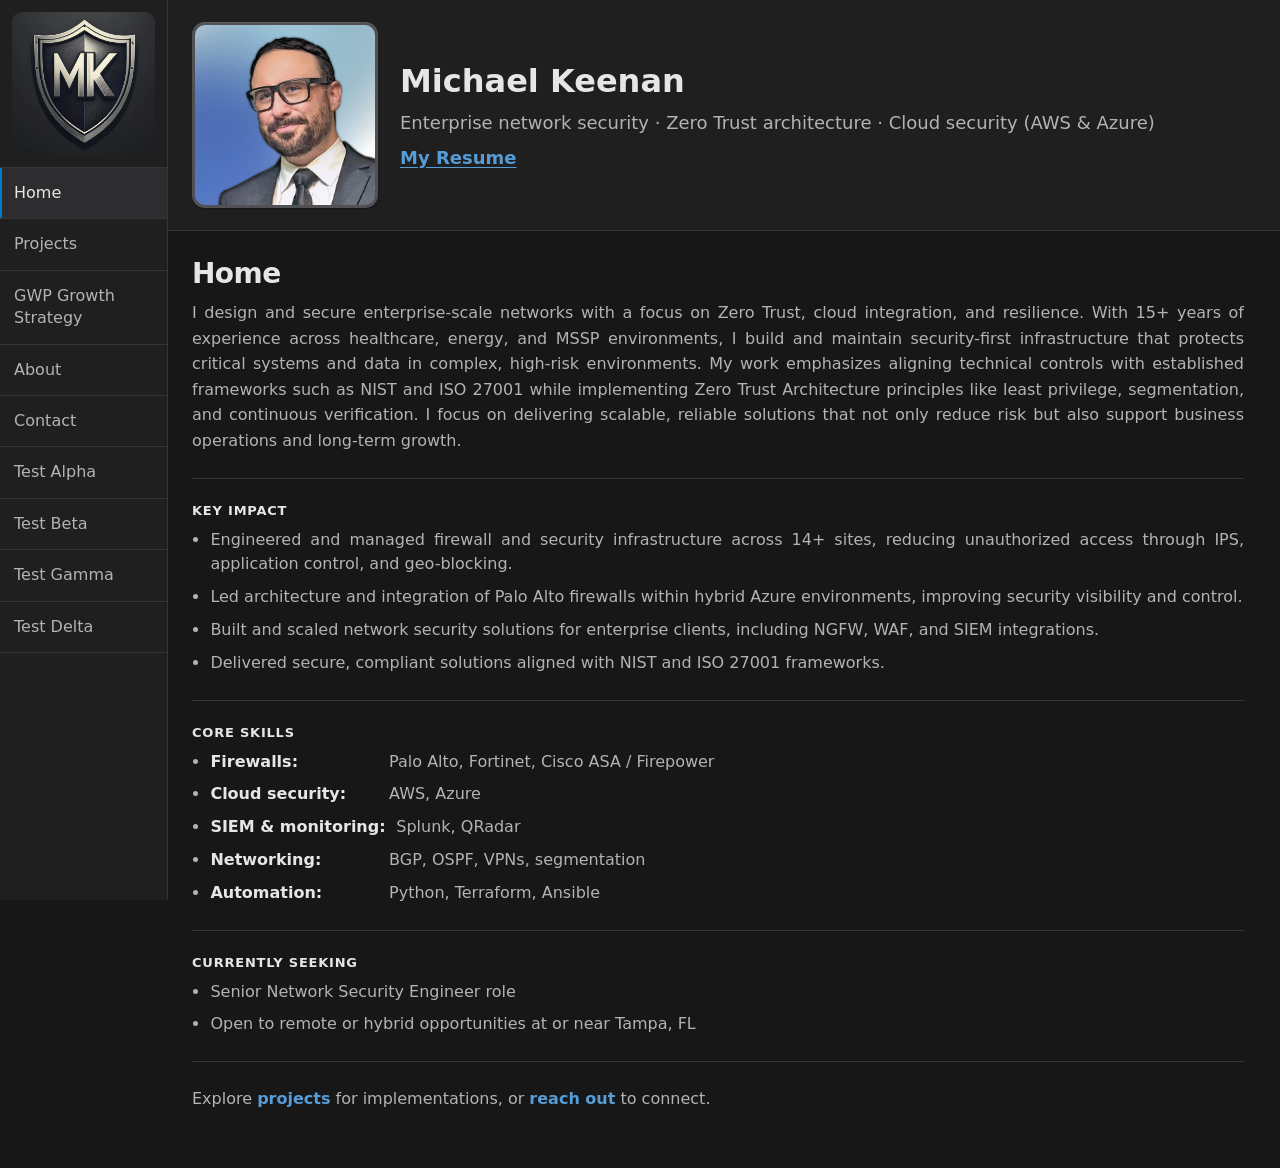
<file: index.html>
<!doctype html>
<html lang="en">
  <head>
    <meta charset="UTF-8" />
    <meta name="viewport" content="width=device-width, initial-scale=1.0" />
    <title>Michael Keenan</title>
    <link rel="stylesheet" href="./styles.css" />
  </head>
  <body>
    <div class="app">
      <aside class="sidebar" aria-label="Primary navigation">
        <div class="sidebar__mark-wrap">
          <a class="sidebar__mark" href="./index.html" aria-label="Home">
            <img
              class="sidebar__mark-img"
              src="./media/mk-logo-minimal-basic-shield-00-1080x1080.png"
              alt=""
              width="168"
              height="168"
              decoding="async"
            />
          </a>
        </div>
        <div class="sidebar__nav-wrap">
          <button
            type="button"
            class="sidebar-nav__pager sidebar-nav__pager--prev"
            data-nav-prev
            aria-label="Previous menu items"
            hidden>
            &lt;
          </button>
          <nav class="sidebar__nav" id="site-nav">
            <a class="sidebar__link sidebar__link--home sidebar__link--active" href="./index.html" aria-label="Home">
              <span class="sidebar__link-home-label">Home</span>
              <img
                class="sidebar__link-home-img"
                src="./media/mk-logo-minimal-basic-shield-00-1080x1080.png"
                alt=""
                width="168"
                height="168"
                decoding="async"
              />
            </a>
            <a class="sidebar__link" href="./projects.html">Projects</a>
            <a class="sidebar__link" href="./great-white-pools-growth-strategy.html">GWP Growth Strategy</a>
            <a class="sidebar__link" href="./about.html">About</a>
            <a class="sidebar__link" href="./contact.html">Contact</a>
            <a class="sidebar__link" href="./test-alpha.html">Test Alpha</a>
            <a class="sidebar__link" href="./test-beta.html">Test Beta</a>
            <a class="sidebar__link" href="./test-gamma.html">Test Gamma</a>
            <a class="sidebar__link" href="./test-delta.html">Test Delta</a>
          </nav>
          <button
            type="button"
            class="sidebar-nav__pager sidebar-nav__pager--next"
            data-nav-next
            aria-label="Next menu items"
            hidden>
            &gt;
          </button>
        </div>
      </aside>

      <div class="main">
        <header class="banner" role="banner">
          <div class="banner__inner banner__inner--with-photo">
            <div class="banner__media">
              <img
                class="banner__photo"
                src="./media/profile_picture.png"
                alt="Michael Keenan"
              />
            </div>
            <div class="banner__text">
              <div class="banner__title">Michael Keenan</div>
              <p class="banner__subtitle">
                Enterprise network security · Zero Trust architecture · Cloud security (AWS &amp; Azure)
              </p>
              <p class="banner__resume">
                <a
                  class="banner__resume-link"
                  href="./media/Michael-Keenan-Resume.pdf"
                  download="Michael-Keenan-Resume.pdf"
                  >My Resume</a>
              </p>
            </div>
          </div>
        </header>

        <main class="content" id="main">
          <section class="section" aria-labelledby="home-heading">
            <h1 id="home-heading">Home</h1>
            <p class="content__intro">
              I design and secure enterprise-scale networks with a focus on Zero Trust, cloud integration,
              and resilience. With 15+&nbsp;years of experience across healthcare, energy, and MSSP
              environments, I build and maintain security-first infrastructure that protects critical
              systems and data in complex, high-risk environments. My work emphasizes aligning technical
              controls with established frameworks such as NIST and ISO 27001 while implementing Zero
              Trust Architecture principles like least privilege, segmentation, and continuous verification.
              I focus on delivering scalable, reliable solutions that not only reduce risk but also support
              business operations and long-term growth.
            </p>
          </section>

          <section class="section" aria-labelledby="impact-heading">
            <h2 id="impact-heading">Key impact</h2>
            <ul class="content-list">
              <li>
                Engineered and managed firewall and security infrastructure across 14+ sites, reducing
                unauthorized access through IPS, application control, and geo-blocking.
              </li>
              <li>
                Led architecture and integration of Palo Alto firewalls within hybrid Azure environments,
                improving security visibility and control.
              </li>
              <li>
                Built and scaled network security solutions for enterprise clients, including NGFW, WAF,
                and SIEM integrations.
              </li>
              <li>
                Delivered secure, compliant solutions aligned with NIST and ISO 27001 frameworks.
              </li>
            </ul>
          </section>

          <section class="section" aria-labelledby="skills-heading">
            <h2 id="skills-heading">Core skills</h2>
            <ul class="content-list content-list--skills">
              <li><span class="content-list__label">Firewalls</span> Palo Alto, Fortinet, Cisco ASA / Firepower</li>
              <li><span class="content-list__label">Cloud security</span> AWS, Azure</li>
              <li><span class="content-list__label">SIEM &amp; monitoring</span> Splunk, QRadar</li>
              <li><span class="content-list__label">Networking</span> BGP, OSPF, VPNs, segmentation</li>
              <li><span class="content-list__label">Automation</span> Python, Terraform, Ansible</li>
            </ul>
          </section>

          <section class="section" aria-labelledby="seeking-heading">
            <h2 id="seeking-heading">Currently seeking</h2>
            <ul class="content-list">
              <li>Senior Network Security Engineer role</li>
              <li>Open to remote or hybrid opportunities at or near Tampa, FL</li>
            </ul>
          </section>

          <section class="section section--footer">
            <p class="content__cta">
              Explore <a href="./projects.html">projects</a> for implementations, or
              <a href="./contact.html">reach out</a> to connect.
            </p>
          </section>
        </main>
      </div>
    </div>
    <script src="./nav-mobile.js" defer></script>
  </body>
</html>
</file>
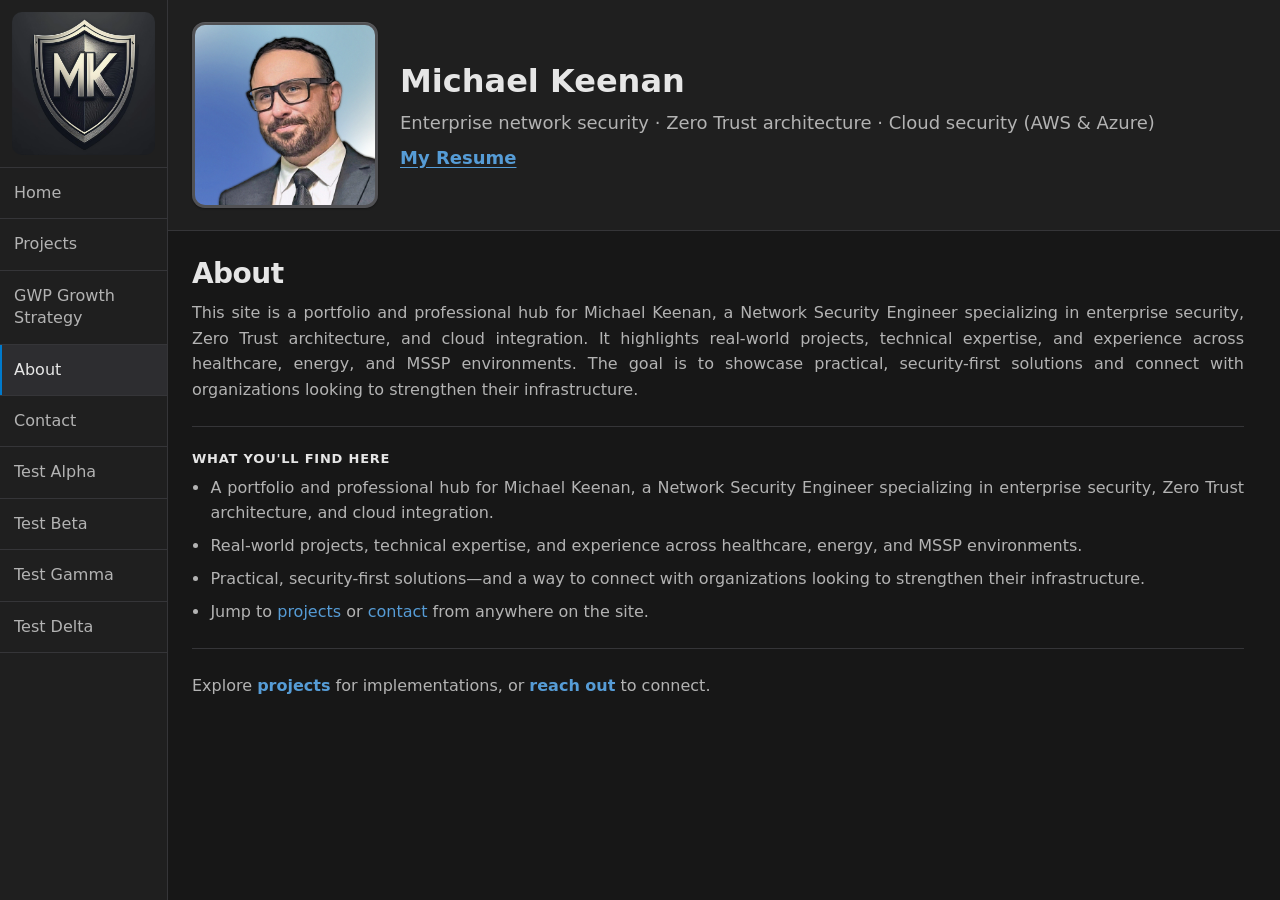
<file: about.html>
<!doctype html>
<html lang="en">
  <head>
    <meta charset="UTF-8" />
    <meta name="viewport" content="width=device-width, initial-scale=1.0" />
    <title>About · Michael Keenan</title>
    <link rel="stylesheet" href="./styles.css" />
  </head>
  <body>
    <div class="app">
      <aside class="sidebar" aria-label="Primary navigation">
        <div class="sidebar__mark-wrap">
          <a class="sidebar__mark" href="./index.html" aria-label="Home">
            <img
              class="sidebar__mark-img"
              src="./media/mk-logo-minimal-basic-shield-00-1080x1080.png"
              alt=""
              width="168"
              height="168"
              decoding="async"
            />
          </a>
        </div>
        <div class="sidebar__nav-wrap">
          <button
            type="button"
            class="sidebar-nav__pager sidebar-nav__pager--prev"
            data-nav-prev
            aria-label="Previous menu items"
            hidden>
            &lt;
          </button>
          <nav class="sidebar__nav" id="site-nav">
            <a class="sidebar__link sidebar__link--home" href="./index.html" aria-label="Home">
              <span class="sidebar__link-home-label">Home</span>
              <img
                class="sidebar__link-home-img"
                src="./media/mk-logo-minimal-basic-shield-00-1080x1080.png"
                alt=""
                width="168"
                height="168"
                decoding="async"
              />
            </a>
            <a class="sidebar__link" href="./projects.html">Projects</a>
            <a class="sidebar__link" href="./great-white-pools-growth-strategy.html">GWP Growth Strategy</a>
            <a class="sidebar__link sidebar__link--active" href="./about.html">About</a>
            <a class="sidebar__link" href="./contact.html">Contact</a>
            <a class="sidebar__link" href="./test-alpha.html">Test Alpha</a>
            <a class="sidebar__link" href="./test-beta.html">Test Beta</a>
            <a class="sidebar__link" href="./test-gamma.html">Test Gamma</a>
            <a class="sidebar__link" href="./test-delta.html">Test Delta</a>
          </nav>
          <button
            type="button"
            class="sidebar-nav__pager sidebar-nav__pager--next"
            data-nav-next
            aria-label="Next menu items"
            hidden>
            &gt;
          </button>
        </div>
      </aside>

      <div class="main">
        <header class="banner" role="banner">
          <div class="banner__inner banner__inner--with-photo">
            <div class="banner__media">
              <img
                class="banner__photo"
                src="./media/profile_picture.png"
                alt="Michael Keenan"
              />
            </div>
            <div class="banner__text">
              <div class="banner__title">Michael Keenan</div>
              <p class="banner__subtitle">
                Enterprise network security · Zero Trust architecture · Cloud security (AWS &amp; Azure)
              </p>
              <p class="banner__resume">
                <a
                  class="banner__resume-link"
                  href="./media/Michael-Keenan-Resume.pdf"
                  download="Michael-Keenan-Resume.pdf"
                  >My Resume</a>
              </p>
            </div>
          </div>
        </header>

        <main class="content" id="main">
          <section class="section" aria-labelledby="about-heading">
            <h1 id="about-heading">About</h1>
            <p class="content__intro">
              This site is a portfolio and professional hub for Michael Keenan, a Network Security Engineer
              specializing in enterprise security, Zero Trust architecture, and cloud integration. It highlights
              real-world projects, technical expertise, and experience across healthcare, energy, and MSSP
              environments. The goal is to showcase practical, security-first solutions and connect with
              organizations looking to strengthen their infrastructure.
            </p>
          </section>

          <section class="section" aria-labelledby="overview-heading">
            <h2 id="overview-heading">What you&apos;ll find here</h2>
            <ul class="content-list">
              <li>
                A portfolio and professional hub for Michael Keenan, a Network Security Engineer specializing in enterprise
                security, Zero Trust architecture, and cloud integration.
              </li>
              <li>Real-world projects, technical expertise, and experience across healthcare, energy, and MSSP environments.</li>
              <li>
                Practical, security-first solutions—and a way to connect with organizations looking to strengthen their
                infrastructure.
              </li>
              <li>
                Jump to <a href="./projects.html">projects</a> or <a href="./contact.html">contact</a> from anywhere on the site.
              </li>
            </ul>
          </section>

          <section class="section section--footer">
            <p class="content__cta">
              Explore <a href="./projects.html">projects</a> for implementations, or
              <a href="./contact.html">reach out</a> to connect.
            </p>
          </section>
        </main>
      </div>
    </div>
    <script src="./nav-mobile.js" defer></script>
  </body>
</html>
</file>
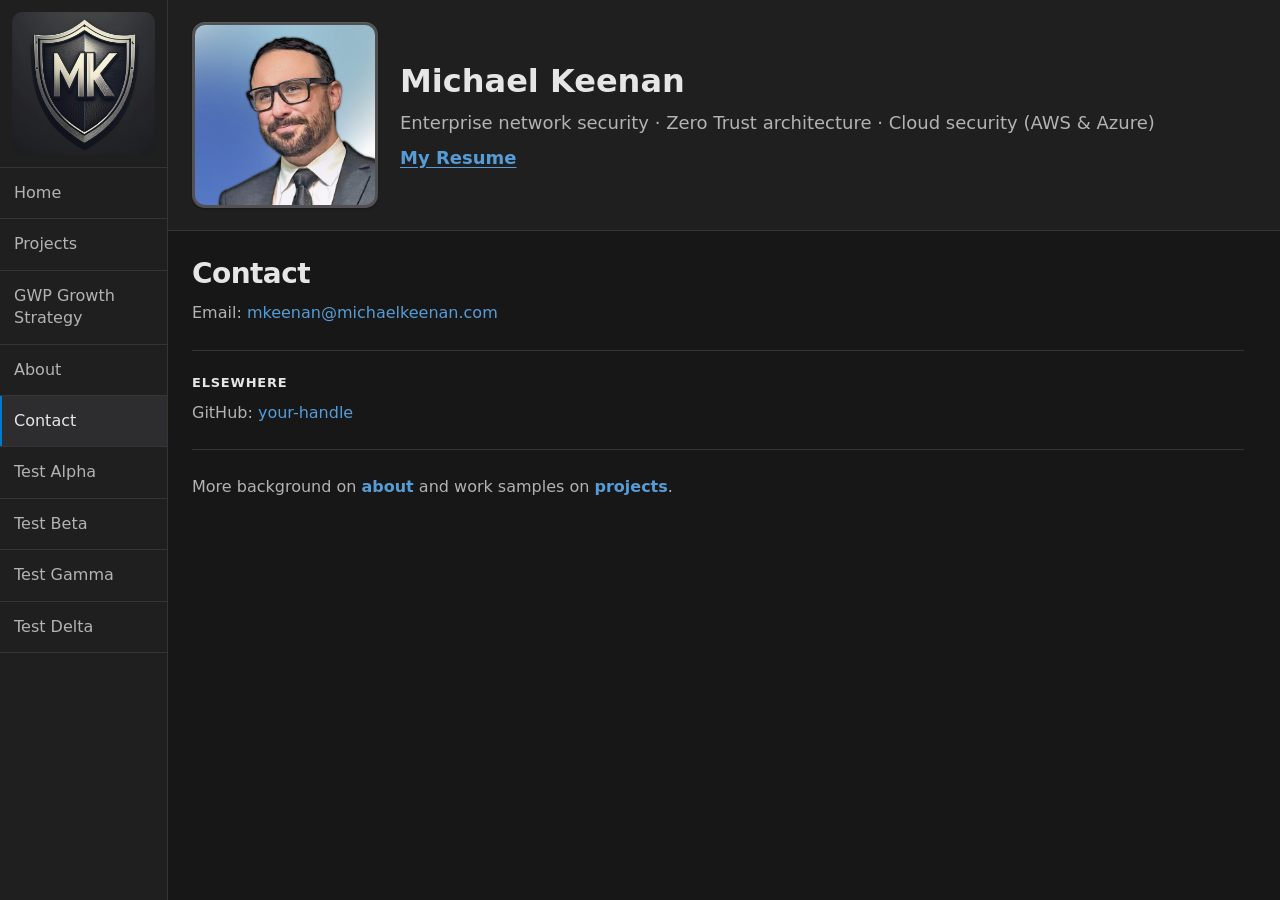
<file: contact.html>
<!doctype html>
<html lang="en">
  <head>
    <meta charset="UTF-8" />
    <meta name="viewport" content="width=device-width, initial-scale=1.0" />
    <title>Contact · Michael Keenan</title>
    <link rel="stylesheet" href="./styles.css" />
  </head>
  <body>
    <div class="app">
      <aside class="sidebar" aria-label="Primary navigation">
        <div class="sidebar__mark-wrap">
          <a class="sidebar__mark" href="./index.html" aria-label="Home">
            <img
              class="sidebar__mark-img"
              src="./media/mk-logo-minimal-basic-shield-00-1080x1080.png"
              alt=""
              width="168"
              height="168"
              decoding="async"
            />
          </a>
        </div>
        <div class="sidebar__nav-wrap">
          <button
            type="button"
            class="sidebar-nav__pager sidebar-nav__pager--prev"
            data-nav-prev
            aria-label="Previous menu items"
            hidden>
            &lt;
          </button>
          <nav class="sidebar__nav" id="site-nav">
            <a class="sidebar__link sidebar__link--home" href="./index.html" aria-label="Home">
              <span class="sidebar__link-home-label">Home</span>
              <img
                class="sidebar__link-home-img"
                src="./media/mk-logo-minimal-basic-shield-00-1080x1080.png"
                alt=""
                width="168"
                height="168"
                decoding="async"
              />
            </a>
            <a class="sidebar__link" href="./projects.html">Projects</a>
            <a class="sidebar__link" href="./great-white-pools-growth-strategy.html">GWP Growth Strategy</a>
            <a class="sidebar__link" href="./about.html">About</a>
            <a class="sidebar__link sidebar__link--active" href="./contact.html">Contact</a>
            <a class="sidebar__link" href="./test-alpha.html">Test Alpha</a>
            <a class="sidebar__link" href="./test-beta.html">Test Beta</a>
            <a class="sidebar__link" href="./test-gamma.html">Test Gamma</a>
            <a class="sidebar__link" href="./test-delta.html">Test Delta</a>
          </nav>
          <button
            type="button"
            class="sidebar-nav__pager sidebar-nav__pager--next"
            data-nav-next
            aria-label="Next menu items"
            hidden>
            &gt;
          </button>
        </div>
      </aside>

      <div class="main">
        <header class="banner" role="banner">
          <div class="banner__inner banner__inner--with-photo">
            <div class="banner__media">
              <img
                class="banner__photo"
                src="./media/profile_picture.png"
                alt="Michael Keenan"
              />
            </div>
            <div class="banner__text">
              <div class="banner__title">Michael Keenan</div>
              <p class="banner__subtitle">
                Enterprise network security · Zero Trust architecture · Cloud security (AWS &amp; Azure)
              </p>
              <p class="banner__resume">
                <a
                  class="banner__resume-link"
                  href="./media/Michael-Keenan-Resume.pdf"
                  download="Michael-Keenan-Resume.pdf"
                  >My Resume</a>
              </p>
            </div>
          </div>
        </header>

        <main class="content" id="main">
          <section class="section" aria-labelledby="contact-heading">
            <h1 id="contact-heading">Contact</h1>
            <p>Email: <a href="mailto:mkeenan@michaelkeenan.com">mkeenan@michaelkeenan.com</a></p>
          </section>

          <section class="section" aria-labelledby="elsewhere-heading">
            <h2 id="elsewhere-heading">Elsewhere</h2>
            <p>GitHub: <a href="#" aria-disabled="true">your-handle</a></p>
          </section>

          <section class="section section--footer">
            <p class="content__cta">
              More background on <a href="./about.html">about</a> and work samples on
              <a href="./projects.html">projects</a>.
            </p>
          </section>
        </main>
      </div>
    </div>
    <script src="./nav-mobile.js" defer></script>
  </body>
</html>
</file>
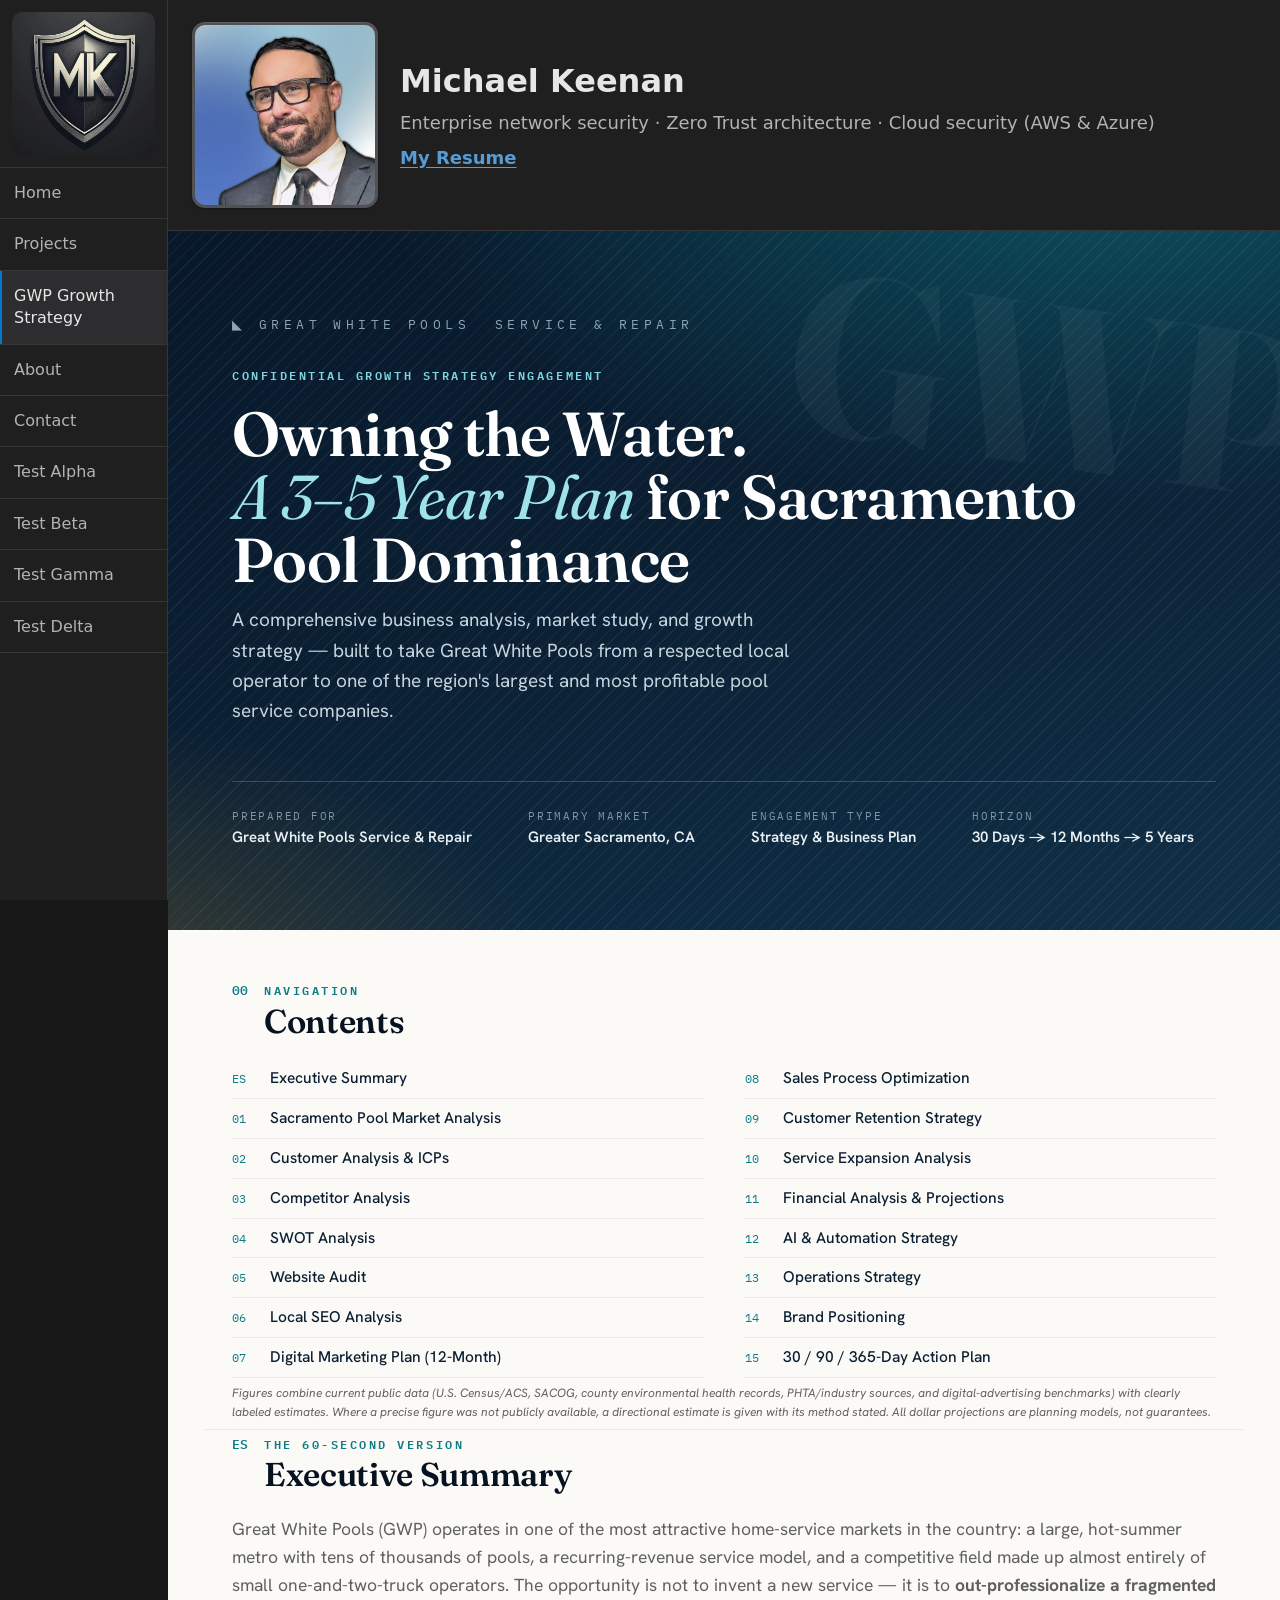
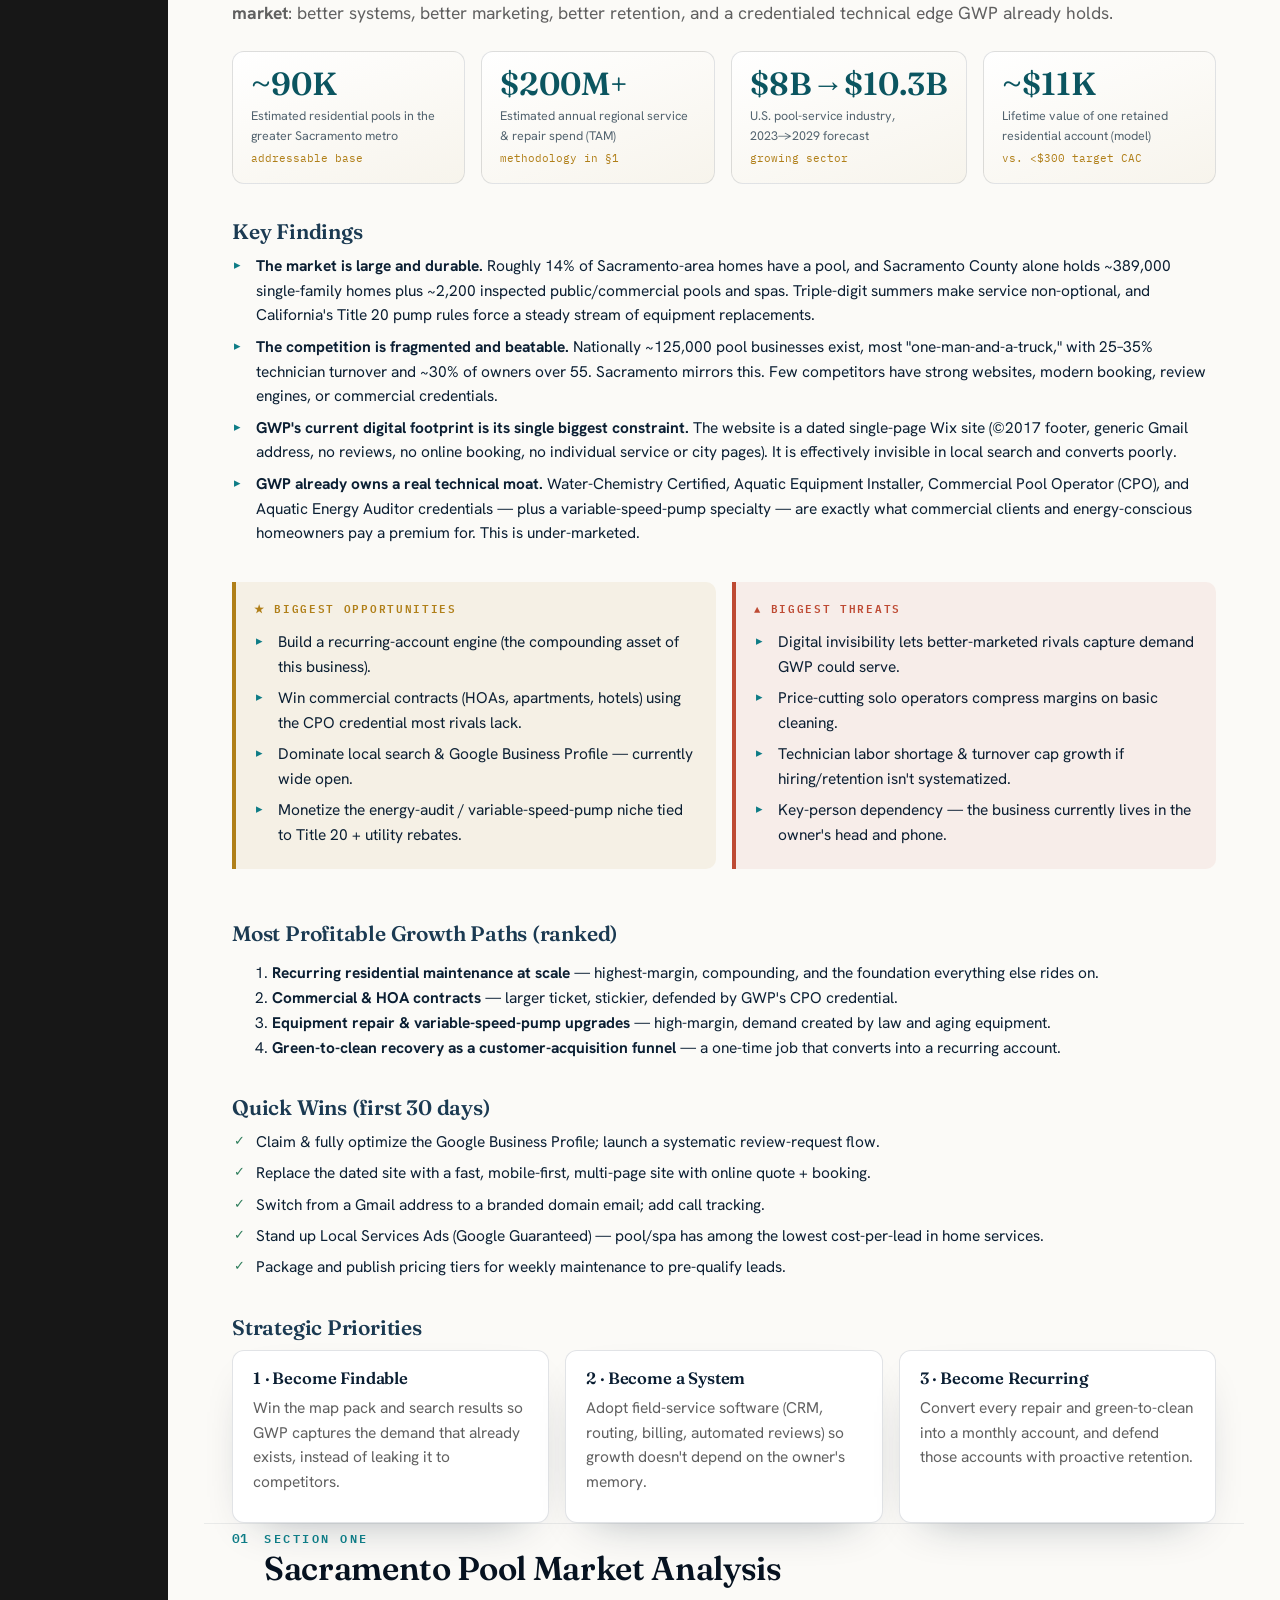
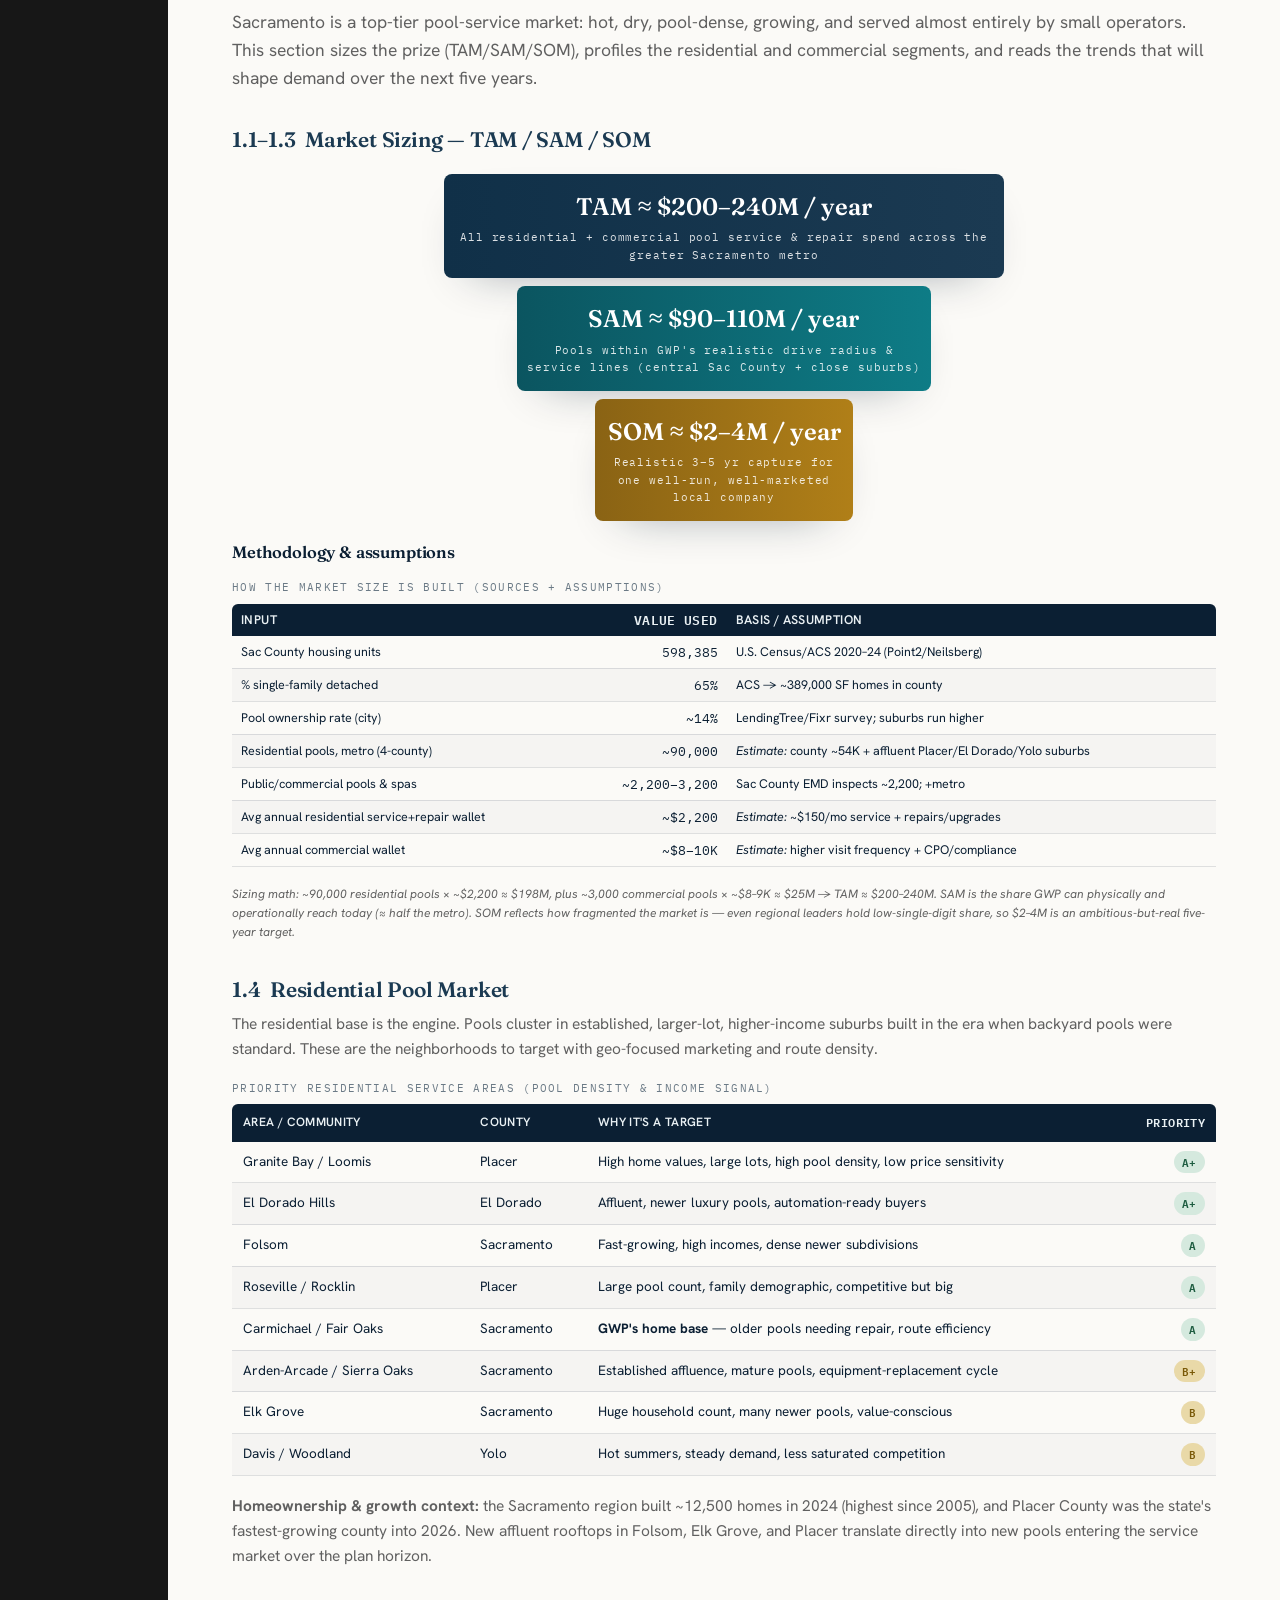
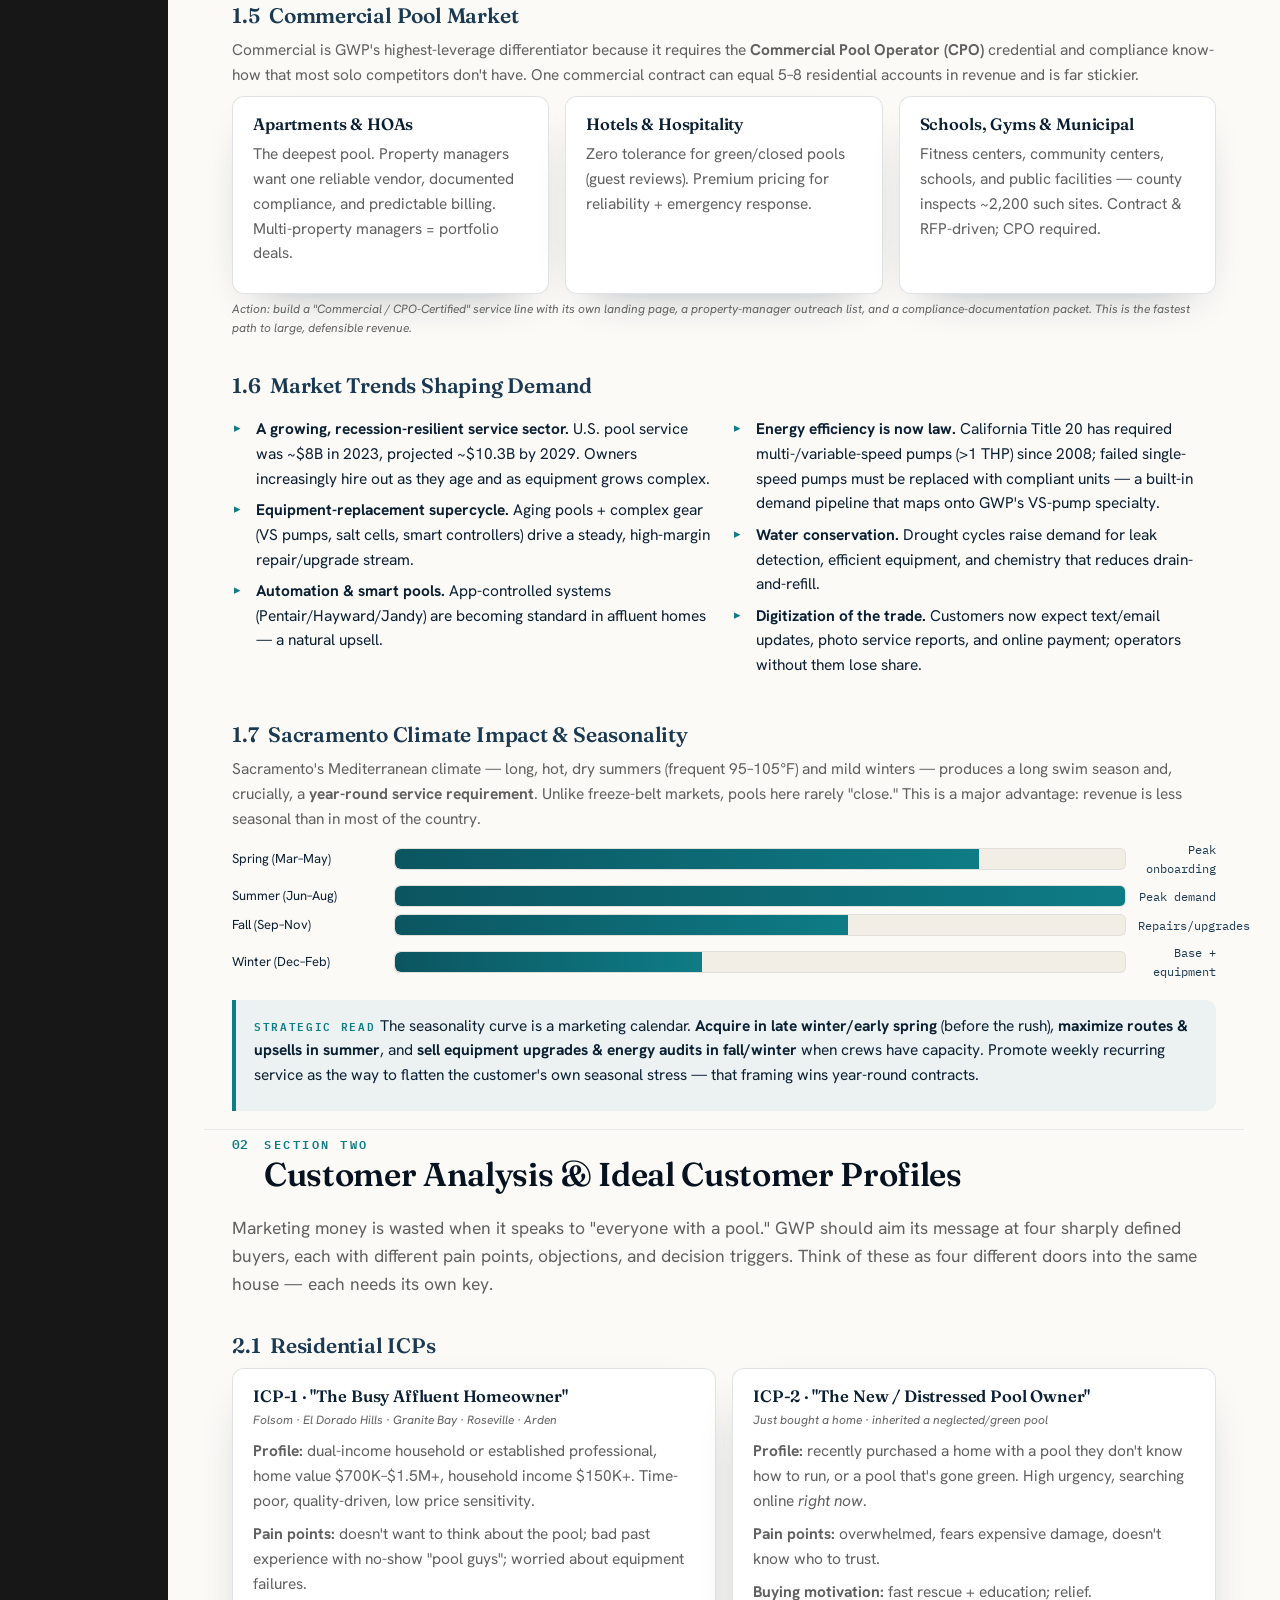
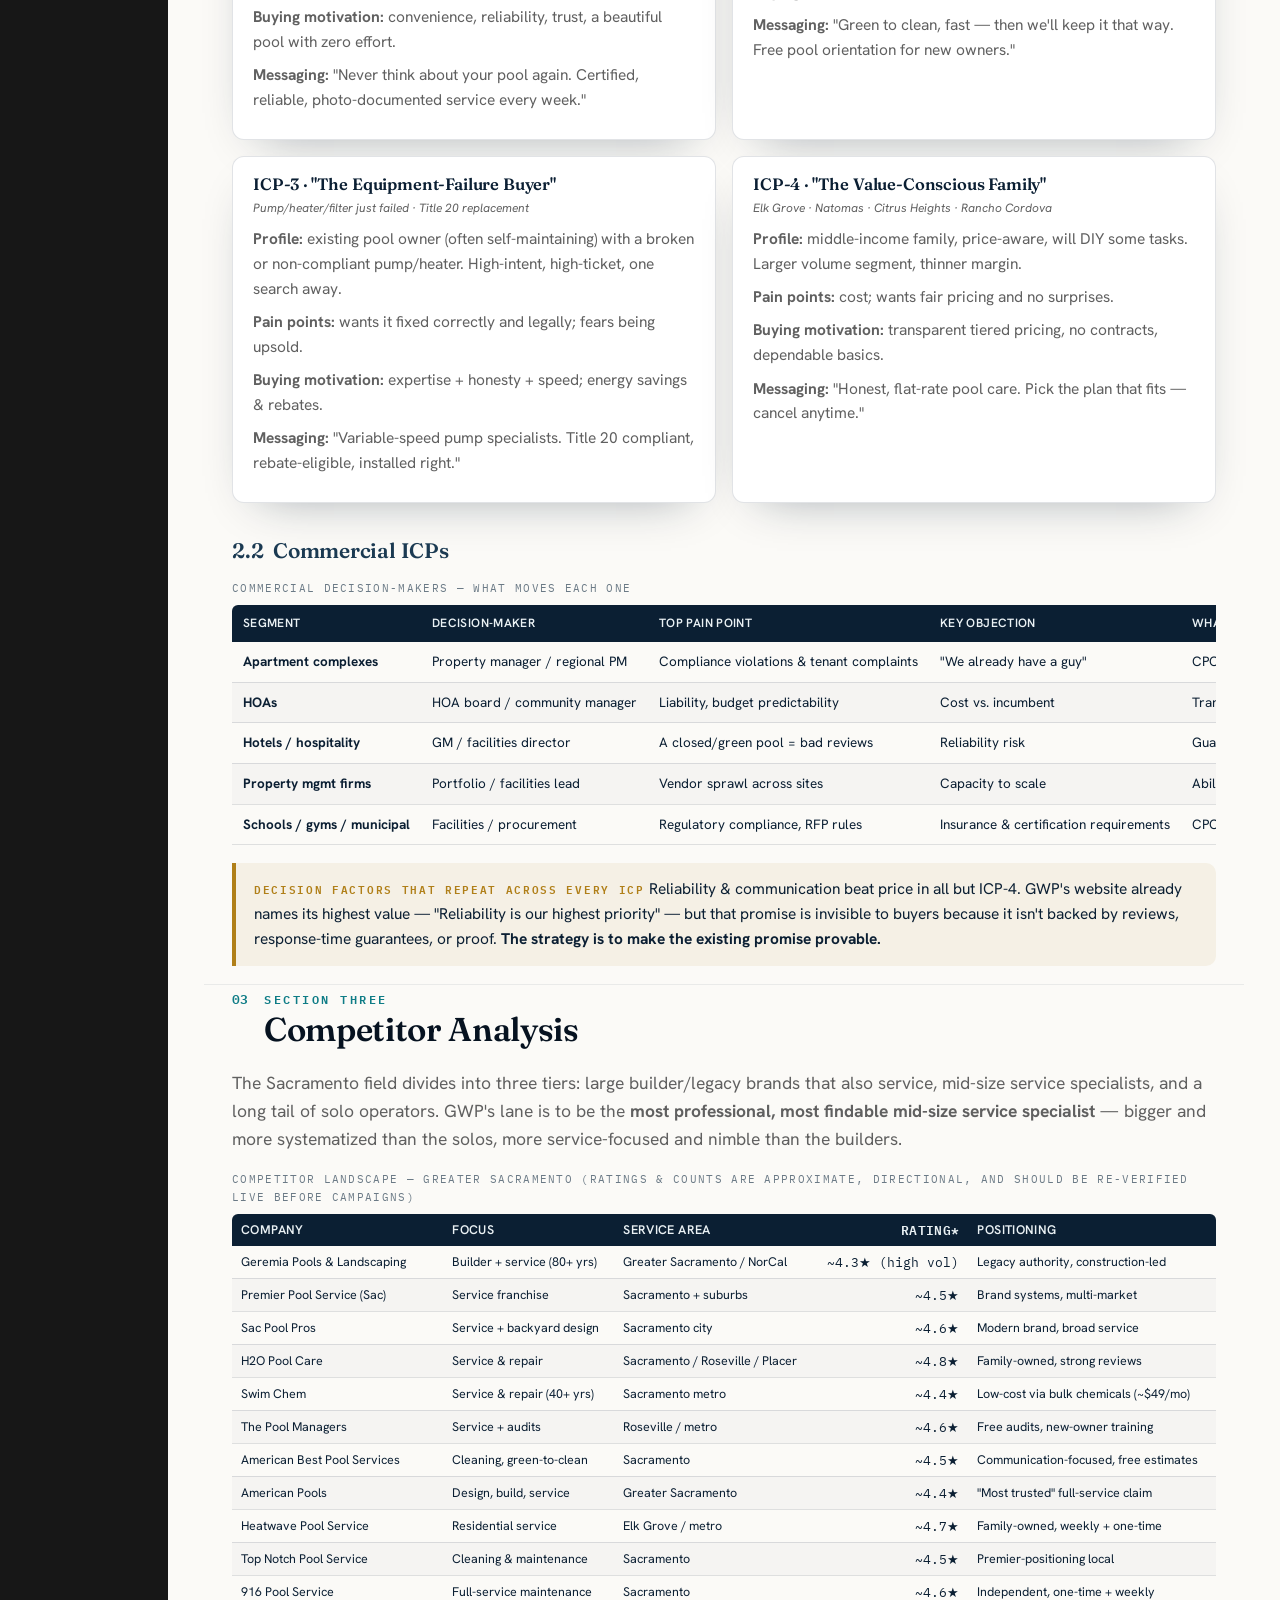
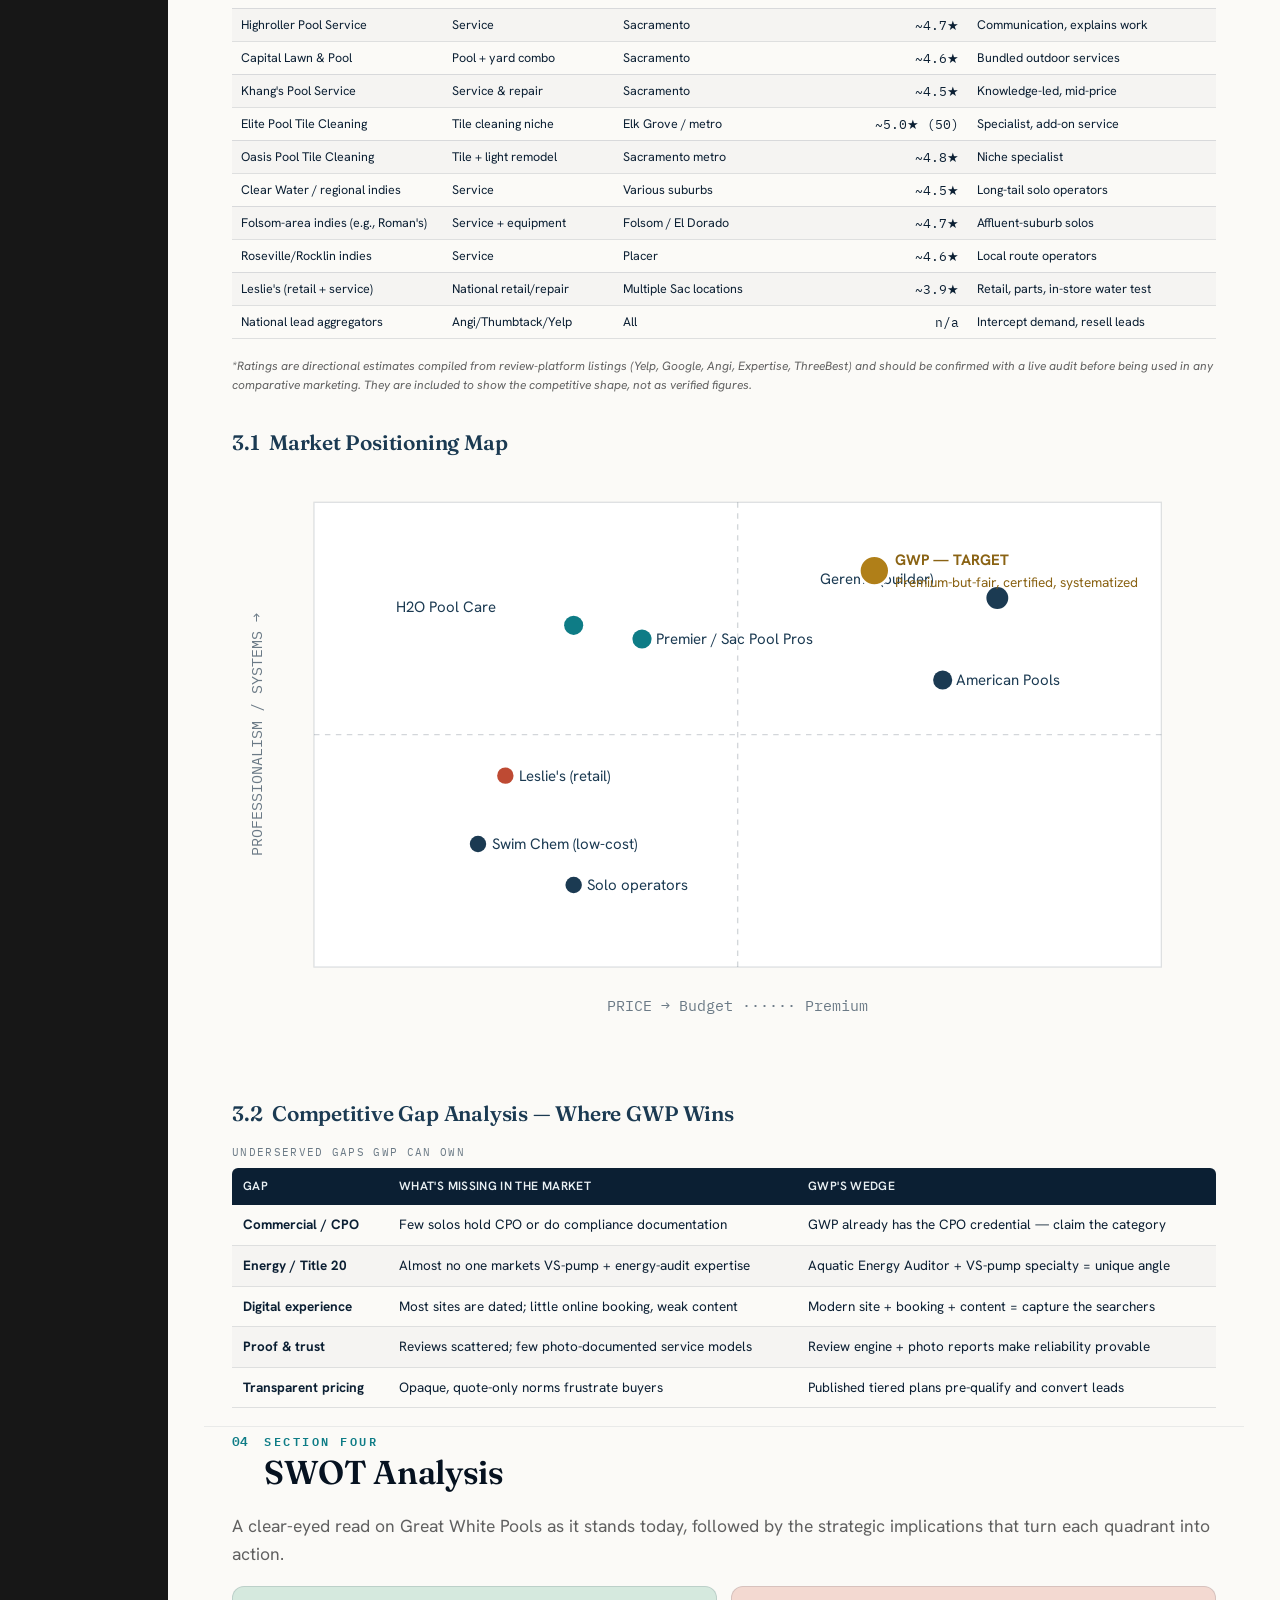
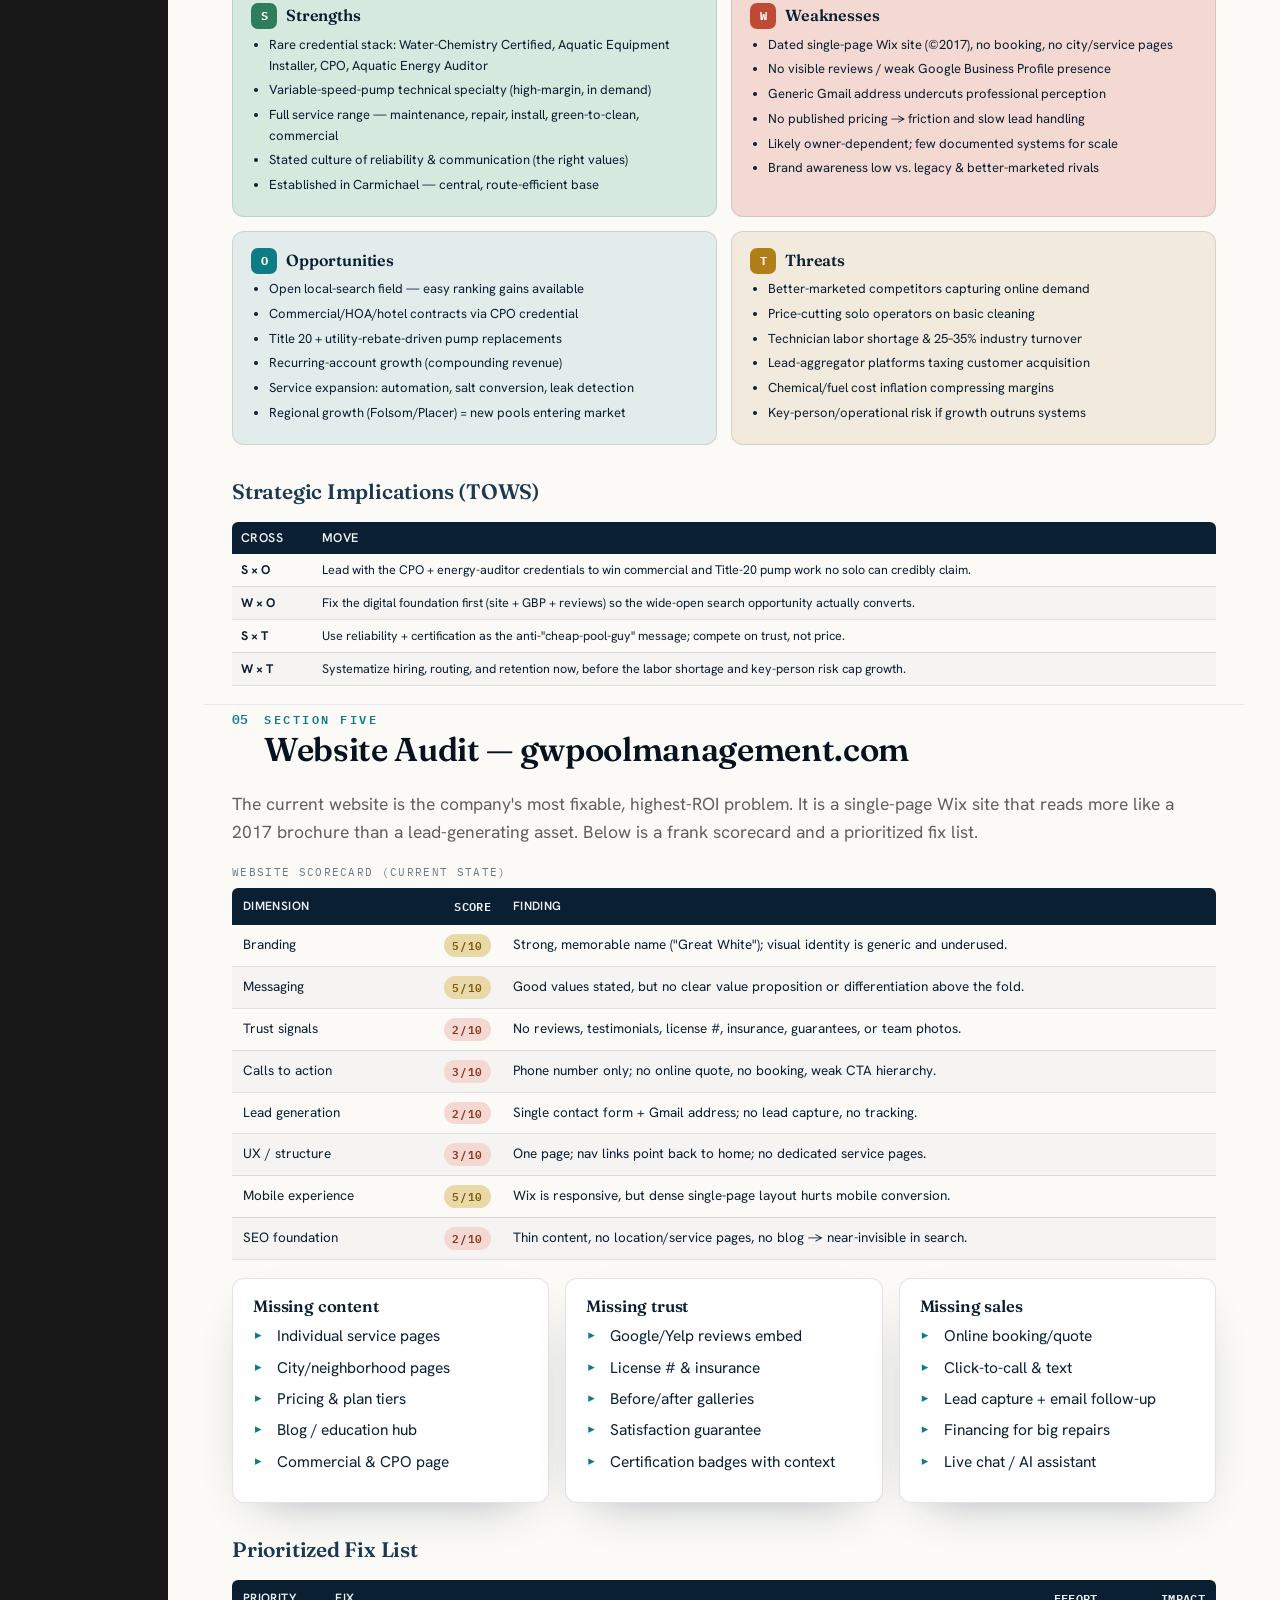
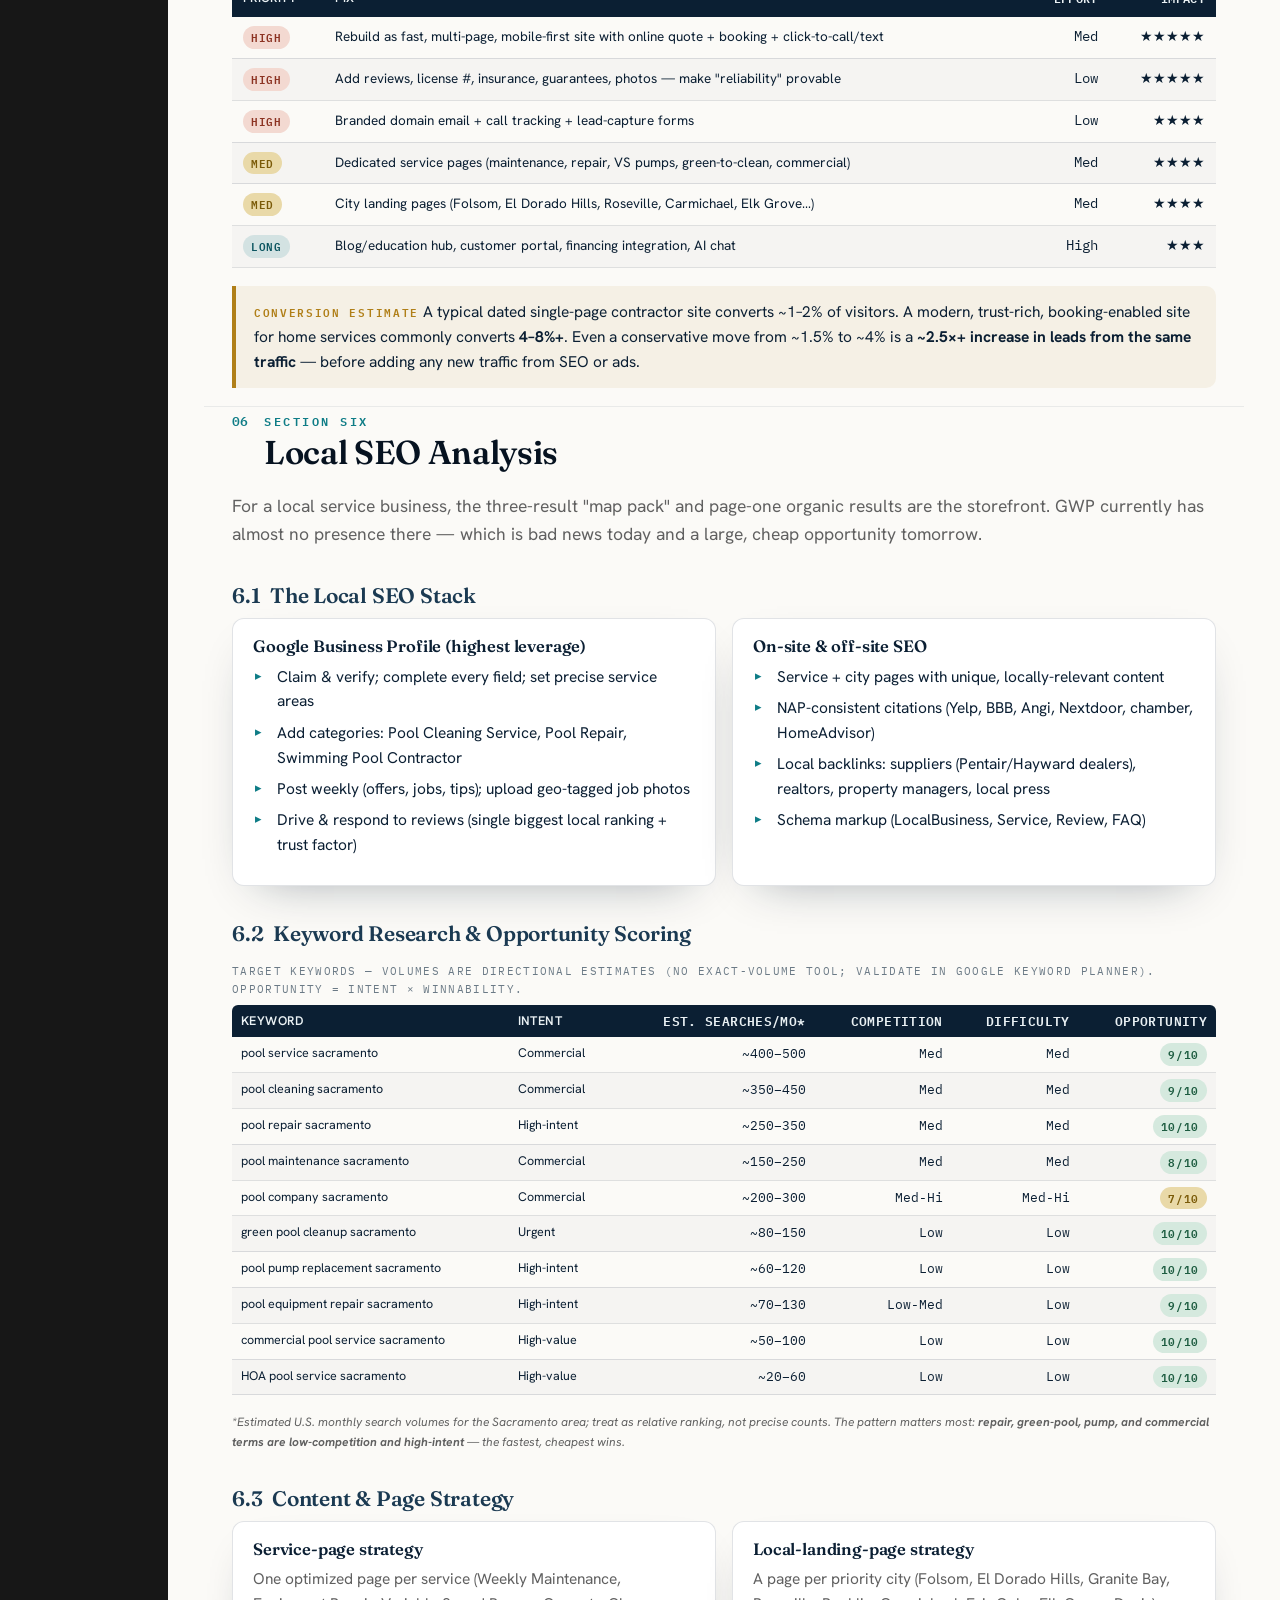
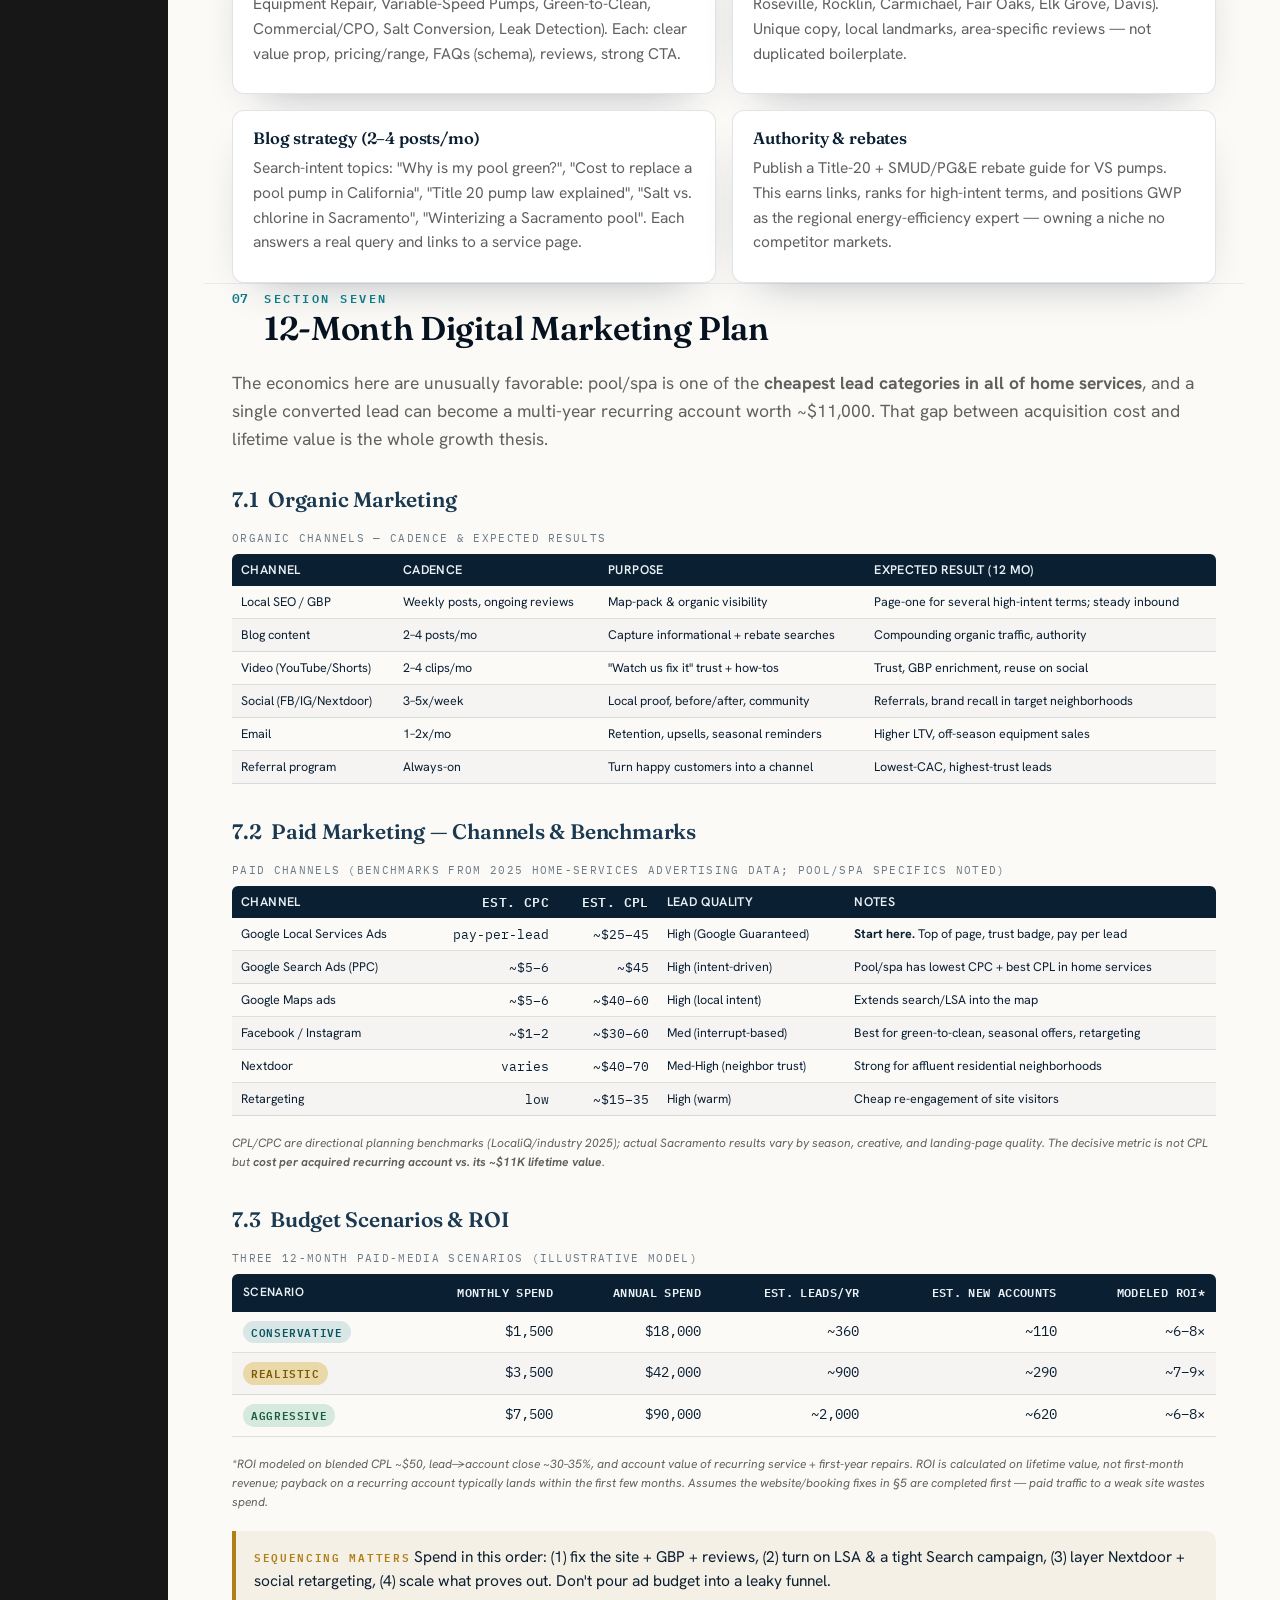
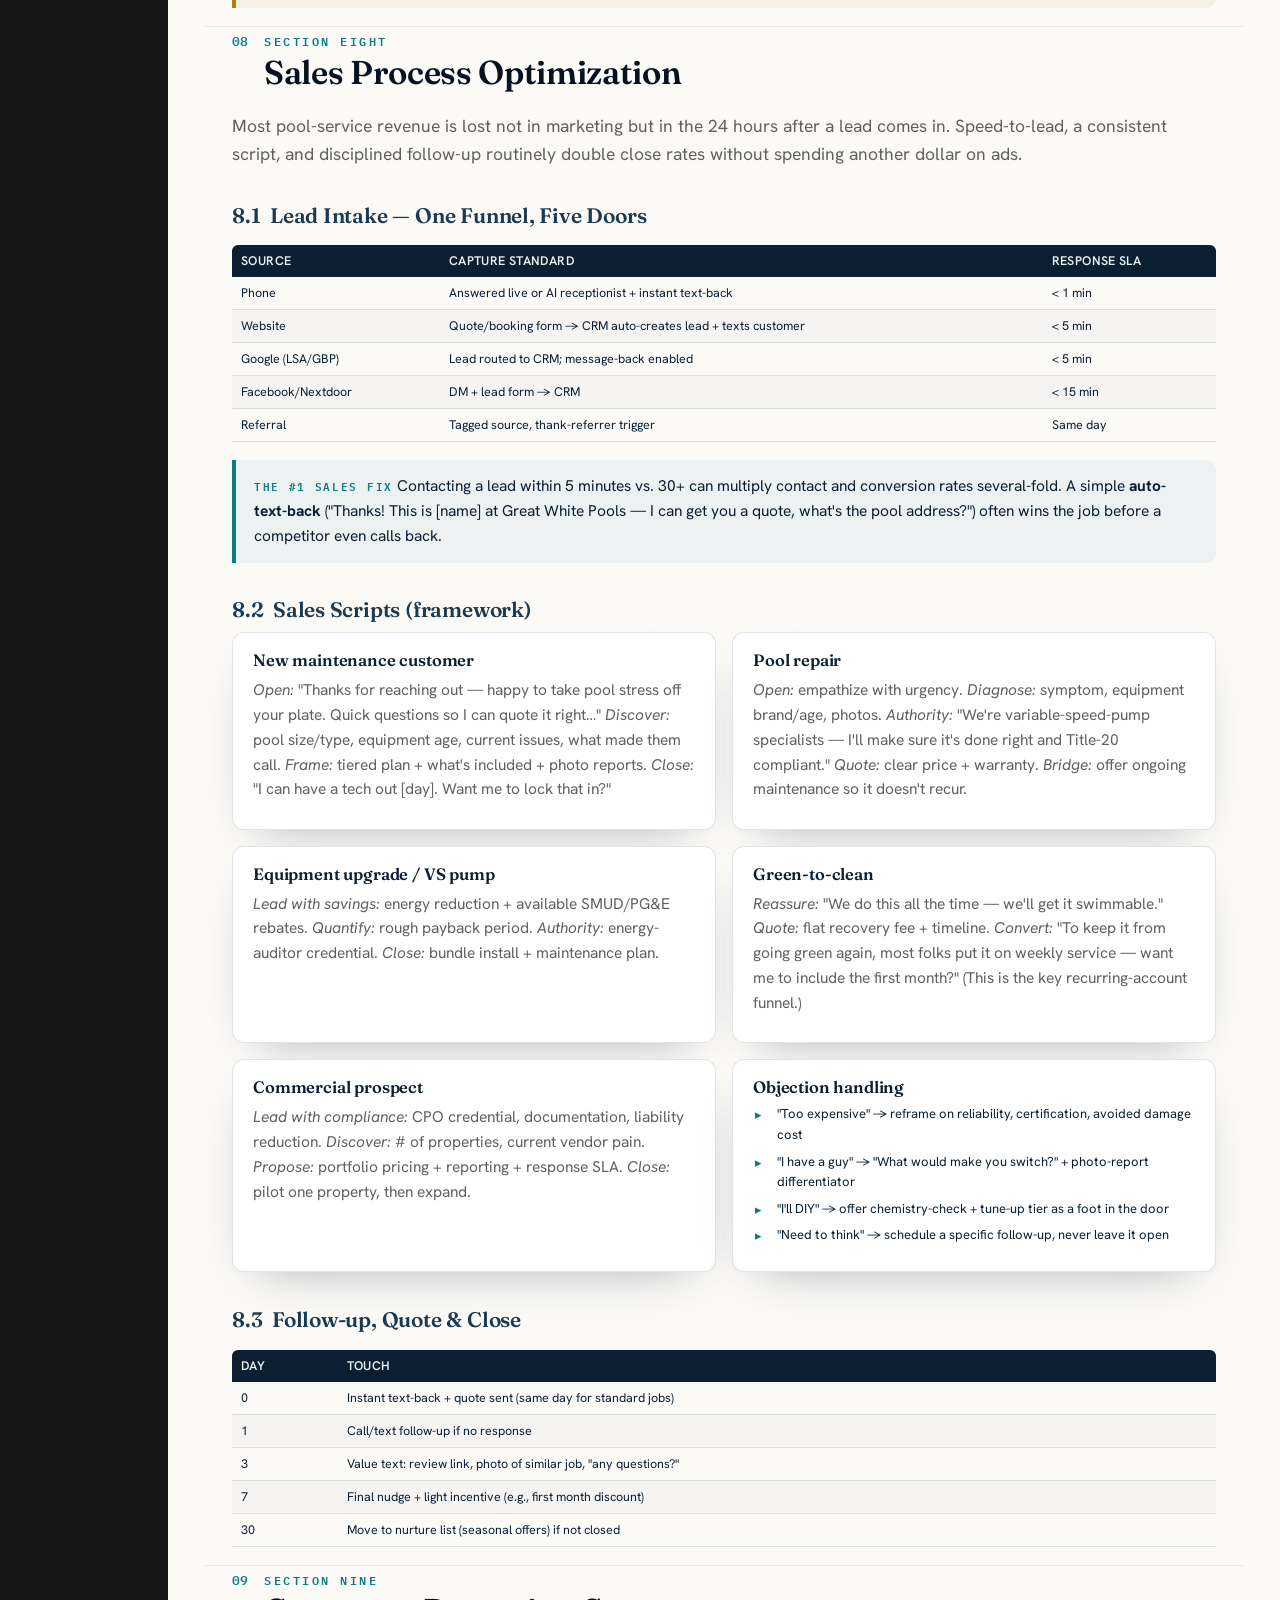
<file: great-white-pools-growth-strategy.html>
<!doctype html>
<html lang="en">
  <head>
    <meta charset="UTF-8" />
    <meta name="viewport" content="width=device-width, initial-scale=1.0" />
    <title>Great White Pools Growth Strategy · Michael Keenan</title>
    <link rel="preconnect" href="https://fonts.googleapis.com" />
    <link rel="preconnect" href="https://fonts.gstatic.com" crossorigin />
    <link
      href="https://fonts.googleapis.com/css2?family=Fraunces:opsz,wght@9..144,400;9..144,500;9..144,600;9..144,700&amp;family=Hanken+Grotesk:wght@400;500;600;700;800&amp;family=IBM+Plex+Mono:wght@400;500;600&amp;display=swap"
      rel="stylesheet"
    />
    <link rel="stylesheet" href="./styles.css" />
    <link rel="stylesheet" href="./great-white-pools-growth-strategy.css" />
  </head>
  <body>
    <div class="app">
      <aside class="sidebar" aria-label="Primary navigation">
        <div class="sidebar__mark-wrap">
          <a class="sidebar__mark" href="./index.html" aria-label="Home">
            <img
              class="sidebar__mark-img"
              src="./media/mk-logo-minimal-basic-shield-00-1080x1080.png"
              alt=""
              width="168"
              height="168"
              decoding="async"
            />
          </a>
        </div>
        <div class="sidebar__nav-wrap">
          <button
            type="button"
            class="sidebar-nav__pager sidebar-nav__pager--prev"
            data-nav-prev
            aria-label="Previous menu items"
            hidden>
            &lt;
          </button>
          <nav class="sidebar__nav" id="site-nav">
            <a class="sidebar__link sidebar__link--home" href="./index.html" aria-label="Home">
              <span class="sidebar__link-home-label">Home</span>
              <img
                class="sidebar__link-home-img"
                src="./media/mk-logo-minimal-basic-shield-00-1080x1080.png"
                alt=""
                width="168"
                height="168"
                decoding="async"
              />
            </a>
            <a class="sidebar__link" href="./projects.html">Projects</a>
            <a class="sidebar__link sidebar__link--active" href="./great-white-pools-growth-strategy.html">GWP Growth Strategy</a>
            <a class="sidebar__link" href="./about.html">About</a>
            <a class="sidebar__link" href="./contact.html">Contact</a>
            <a class="sidebar__link" href="./test-alpha.html">Test Alpha</a>
            <a class="sidebar__link" href="./test-beta.html">Test Beta</a>
            <a class="sidebar__link" href="./test-gamma.html">Test Gamma</a>
            <a class="sidebar__link" href="./test-delta.html">Test Delta</a>
          </nav>
          <button
            type="button"
            class="sidebar-nav__pager sidebar-nav__pager--next"
            data-nav-next
            aria-label="Next menu items"
            hidden>
            &gt;
          </button>
        </div>
      </aside>

      <div class="main">
        <header class="banner" role="banner">
          <div class="banner__inner banner__inner--with-photo">
            <div class="banner__media">
              <img
                class="banner__photo"
                src="./media/profile_picture.png"
                alt="Michael Keenan"
              />
            </div>
            <div class="banner__text">
              <div class="banner__title">Michael Keenan</div>
              <p class="banner__subtitle">
                Enterprise network security · Zero Trust architecture · Cloud security (AWS &amp; Azure)
              </p>
              <p class="banner__resume">
                <a
                  class="banner__resume-link"
                  href="./media/Michael-Keenan-Resume.pdf"
                  download="Michael-Keenan-Resume.pdf"
                  >My Resume</a>
              </p>
            </div>
          </div>
        </header>

        <main class="content content--gwp" id="main">
          <article class="gwp-report" aria-label="Great White Pools Growth Strategy and Business Plan">
<!-- ============ COVER ============ -->
<header class="cover">
  <div class="cover-tag">GWP</div>
  <div class="wrap">
    <div class="shark">◣ Great White Pools &nbsp;Service &amp; Repair</div>
    <div class="eyebrow" style="margin-top:30px">Confidential Growth Strategy Engagement</div>
    <h1>Owning the Water.<br><span class="thin">A 3–5 Year Plan</span> for Sacramento Pool&nbsp;Dominance</h1>
    <p class="sub">A comprehensive business analysis, market study, and growth strategy — built to take Great White Pools from a respected local operator to one of the region's largest and most profitable pool service companies.</p>
    <div class="cover-meta">
      <div><span>Prepared for</span><strong>Great White Pools Service &amp; Repair</strong></div>
      <div><span>Primary Market</span><strong>Greater Sacramento, CA</strong></div>
      <div><span>Engagement Type</span><strong>Strategy &amp; Business Plan</strong></div>
      <div><span>Horizon</span><strong>30 Days → 12 Months → 5 Years</strong></div>
    </div>
  </div>
</header>

<!-- ============ TOC ============ -->
<section class="wrap" id="contents" style="padding-top:46px">
  <div class="sec-head"><span class="sec-num">00</span><div><div class="eyebrow">Navigation</div><h2>Contents</h2></div></div>
  <nav class="toc">
    <a href="#exec"><span class="n">ES</span><span class="t">Executive Summary</span></a>
    <a href="#s1"><span class="n">01</span><span class="t">Sacramento Pool Market Analysis</span></a>
    <a href="#s2"><span class="n">02</span><span class="t">Customer Analysis &amp; ICPs</span></a>
    <a href="#s3"><span class="n">03</span><span class="t">Competitor Analysis</span></a>
    <a href="#s4"><span class="n">04</span><span class="t">SWOT Analysis</span></a>
    <a href="#s5"><span class="n">05</span><span class="t">Website Audit</span></a>
    <a href="#s6"><span class="n">06</span><span class="t">Local SEO Analysis</span></a>
    <a href="#s7"><span class="n">07</span><span class="t">Digital Marketing Plan (12-Month)</span></a>
    <a href="#s8"><span class="n">08</span><span class="t">Sales Process Optimization</span></a>
    <a href="#s9"><span class="n">09</span><span class="t">Customer Retention Strategy</span></a>
    <a href="#s10"><span class="n">10</span><span class="t">Service Expansion Analysis</span></a>
    <a href="#s11"><span class="n">11</span><span class="t">Financial Analysis &amp; Projections</span></a>
    <a href="#s12"><span class="n">12</span><span class="t">AI &amp; Automation Strategy</span></a>
    <a href="#s13"><span class="n">13</span><span class="t">Operations Strategy</span></a>
    <a href="#s14"><span class="n">14</span><span class="t">Brand Positioning</span></a>
    <a href="#s15"><span class="n">15</span><span class="t">30 / 90 / 365-Day Action Plan</span></a>
  </nav>
  <p class="note">Figures combine current public data (U.S. Census/ACS, SACOG, county environmental health records, PHTA/industry sources, and digital-advertising benchmarks) with clearly labeled estimates. Where a precise figure was not publicly available, a directional estimate is given with its method stated. All dollar projections are planning models, not guarantees.</p>
</section>

<!-- ============ EXECUTIVE SUMMARY ============ -->
<section class="wrap" id="exec">
  <div class="sec-head"><span class="sec-num">ES</span><div><div class="eyebrow">The 60-Second Version</div><h2>Executive Summary</h2></div></div>
  <p class="lead">Great White Pools (GWP) operates in one of the most attractive home-service markets in the country: a large, hot-summer metro with tens of thousands of pools, a recurring-revenue service model, and a competitive field made up almost entirely of small one-and-two-truck operators. The opportunity is not to invent a new service — it is to <strong>out-professionalize a fragmented market</strong>: better systems, better marketing, better retention, and a credentialed technical edge GWP already holds.</p>

  <div class="grid g4" style="margin:24px 0">
    <div class="kpi"><div class="v">~90K</div><div class="l">Estimated residential pools in the greater Sacramento metro</div><div class="d">addressable base</div></div>
    <div class="kpi"><div class="v">$200M+</div><div class="l">Estimated annual regional service &amp; repair spend (TAM)</div><div class="d">methodology in §1</div></div>
    <div class="kpi"><div class="v">$8B→$10.3B</div><div class="l">U.S. pool-service industry, 2023→2029 forecast</div><div class="d">growing sector</div></div>
    <div class="kpi"><div class="v">~$11K</div><div class="l">Lifetime value of one retained residential account (model)</div><div class="d">vs. &lt;$300 target CAC</div></div>
  </div>

  <h3>Key Findings</h3>
  <ul class="clean">
    <li><strong>The market is large and durable.</strong> Roughly 14% of Sacramento-area homes have a pool, and Sacramento County alone holds ~389,000 single-family homes plus ~2,200 inspected public/commercial pools and spas. Triple-digit summers make service non-optional, and California's Title 20 pump rules force a steady stream of equipment replacements.</li>
    <li><strong>The competition is fragmented and beatable.</strong> Nationally ~125,000 pool businesses exist, most "one-man-and-a-truck," with 25–35% technician turnover and ~30% of owners over 55. Sacramento mirrors this. Few competitors have strong websites, modern booking, review engines, or commercial credentials.</li>
    <li><strong>GWP's current digital footprint is its single biggest constraint.</strong> The website is a dated single-page Wix site (©2017 footer, generic Gmail address, no reviews, no online booking, no individual service or city pages). It is effectively invisible in local search and converts poorly.</li>
    <li><strong>GWP already owns a real technical moat.</strong> Water-Chemistry Certified, Aquatic Equipment Installer, Commercial Pool Operator (CPO), and Aquatic Energy Auditor credentials — plus a variable-speed-pump specialty — are exactly what commercial clients and energy-conscious homeowners pay a premium for. This is under-marketed.</li>
  </ul>

  <div class="grid g2" style="margin-top:18px">
    <div class="callout gold"><span class="lab">★ Biggest Opportunities</span>
      <ul class="clean" style="margin-bottom:0">
        <li>Build a recurring-account engine (the compounding asset of this business).</li>
        <li>Win commercial contracts (HOAs, apartments, hotels) using the CPO credential most rivals lack.</li>
        <li>Dominate local search &amp; Google Business Profile — currently wide open.</li>
        <li>Monetize the energy-audit / variable-speed-pump niche tied to Title 20 + utility rebates.</li>
      </ul>
    </div>
    <div class="callout risk"><span class="lab">▲ Biggest Threats</span>
      <ul class="clean" style="margin-bottom:0">
        <li>Digital invisibility lets better-marketed rivals capture demand GWP could serve.</li>
        <li>Price-cutting solo operators compress margins on basic cleaning.</li>
        <li>Technician labor shortage &amp; turnover cap growth if hiring/retention isn't systematized.</li>
        <li>Key-person dependency — the business currently lives in the owner's head and phone.</li>
      </ul>
    </div>
  </div>

  <h3>Most Profitable Growth Paths (ranked)</h3>
  <ol>
    <li><strong>Recurring residential maintenance at scale</strong> — highest-margin, compounding, and the foundation everything else rides on.</li>
    <li><strong>Commercial &amp; HOA contracts</strong> — larger ticket, stickier, defended by GWP's CPO credential.</li>
    <li><strong>Equipment repair &amp; variable-speed-pump upgrades</strong> — high-margin, demand created by law and aging equipment.</li>
    <li><strong>Green-to-clean recovery as a customer-acquisition funnel</strong> — a one-time job that converts into a recurring account.</li>
  </ol>

  <h3>Quick Wins (first 30 days)</h3>
  <ul class="tick clean">
    <li>Claim &amp; fully optimize the Google Business Profile; launch a systematic review-request flow.</li>
    <li>Replace the dated site with a fast, mobile-first, multi-page site with online quote + booking.</li>
    <li>Switch from a Gmail address to a branded domain email; add call tracking.</li>
    <li>Stand up Local Services Ads (Google Guaranteed) — pool/spa has among the lowest cost-per-lead in home services.</li>
    <li>Package and publish pricing tiers for weekly maintenance to pre-qualify leads.</li>
  </ul>

  <h3>Strategic Priorities</h3>
  <div class="grid g3">
    <div class="card"><h4>1 · Become Findable</h4><p>Win the map pack and search results so GWP captures the demand that already exists, instead of leaking it to competitors.</p></div>
    <div class="card"><h4>2 · Become a System</h4><p>Adopt field-service software (CRM, routing, billing, automated reviews) so growth doesn't depend on the owner's memory.</p></div>
    <div class="card"><h4>3 · Become Recurring</h4><p>Convert every repair and green-to-clean into a monthly account, and defend those accounts with proactive retention.</p></div>
  </div>
</section>

<!-- ============ SECTION 1: MARKET ============ -->
<section class="wrap" id="s1">
  <div class="sec-head"><span class="sec-num">01</span><div><div class="eyebrow">Section One</div><h2>Sacramento Pool Market Analysis</h2></div></div>
  <p class="lead">Sacramento is a top-tier pool-service market: hot, dry, pool-dense, growing, and served almost entirely by small operators. This section sizes the prize (TAM/SAM/SOM), profiles the residential and commercial segments, and reads the trends that will shape demand over the next five years.</p>

  <h3>1.1–1.3 &nbsp;Market Sizing — TAM / SAM / SOM</h3>
  <div class="funnel">
    <div class="lvl l-tam"><b>TAM ≈ $200–240M / year</b><small>All residential + commercial pool service &amp; repair spend across the greater Sacramento metro</small></div>
    <div class="lvl l-sam"><b>SAM ≈ $90–110M / year</b><small>Pools within GWP's realistic drive radius &amp; service lines (central Sac County + close suburbs)</small></div>
    <div class="lvl l-som"><b>SOM ≈ $2–4M / year</b><small>Realistic 3–5 yr capture for one well-run, well-marketed local company</small></div>
  </div>
  <h4>Methodology &amp; assumptions</h4>
  <div class="table-scroll"><table class="t-compact">
    <caption>How the market size is built (sources + assumptions)</caption>
    <thead><tr><th>Input</th><th class="num">Value used</th><th>Basis / assumption</th></tr></thead>
    <tbody>
      <tr><td>Sac County housing units</td><td class="num">598,385</td><td>U.S. Census/ACS 2020–24 (Point2/Neilsberg)</td></tr>
      <tr><td>% single-family detached</td><td class="num">65%</td><td>ACS → ~389,000 SF homes in county</td></tr>
      <tr><td>Pool ownership rate (city)</td><td class="num">~14%</td><td>LendingTree/Fixr survey; suburbs run higher</td></tr>
      <tr><td>Residential pools, metro (4-county)</td><td class="num">~90,000</td><td><em>Estimate:</em> county ~54K + affluent Placer/El&nbsp;Dorado/Yolo suburbs</td></tr>
      <tr><td>Public/commercial pools &amp; spas</td><td class="num">~2,200–3,200</td><td>Sac County EMD inspects ~2,200; +metro</td></tr>
      <tr><td>Avg annual residential service+repair wallet</td><td class="num">~$2,200</td><td><em>Estimate:</em> ~$150/mo service + repairs/upgrades</td></tr>
      <tr><td>Avg annual commercial wallet</td><td class="num">~$8–10K</td><td><em>Estimate:</em> higher visit frequency + CPO/compliance</td></tr>
    </tbody>
  </table></div>
  <p class="note">Sizing math: ~90,000 residential pools × ~$2,200 ≈ $198M, plus ~3,000 commercial pools × ~$8–9K ≈ $25M → TAM ≈ $200–240M. SAM is the share GWP can physically and operationally reach today (≈ half the metro). SOM reflects how fragmented the market is — even regional leaders hold low-single-digit share, so $2–4M is an ambitious-but-real five-year target.</p>

  <h3>1.4 &nbsp;Residential Pool Market</h3>
  <p>The residential base is the engine. Pools cluster in established, larger-lot, higher-income suburbs built in the era when backyard pools were standard. These are the neighborhoods to target with geo-focused marketing and route density.</p>
  <div class="table-scroll"><table>
    <caption>Priority residential service areas (pool density &amp; income signal)</caption>
    <thead><tr><th>Area / community</th><th>County</th><th>Why it's a target</th><th class="num">Priority</th></tr></thead>
    <tbody>
      <tr><td>Granite Bay / Loomis</td><td>Placer</td><td>High home values, large lots, high pool density, low price sensitivity</td><td class="num"><span class="tag hi">A+</span></td></tr>
      <tr><td>El Dorado Hills</td><td>El Dorado</td><td>Affluent, newer luxury pools, automation-ready buyers</td><td class="num"><span class="tag hi">A+</span></td></tr>
      <tr><td>Folsom</td><td>Sacramento</td><td>Fast-growing, high incomes, dense newer subdivisions</td><td class="num"><span class="tag hi">A</span></td></tr>
      <tr><td>Roseville / Rocklin</td><td>Placer</td><td>Large pool count, family demographic, competitive but big</td><td class="num"><span class="tag hi">A</span></td></tr>
      <tr><td>Carmichael / Fair Oaks</td><td>Sacramento</td><td><strong>GWP's home base</strong> — older pools needing repair, route efficiency</td><td class="num"><span class="tag hi">A</span></td></tr>
      <tr><td>Arden-Arcade / Sierra Oaks</td><td>Sacramento</td><td>Established affluence, mature pools, equipment-replacement cycle</td><td class="num"><span class="tag med">B+</span></td></tr>
      <tr><td>Elk Grove</td><td>Sacramento</td><td>Huge household count, many newer pools, value-conscious</td><td class="num"><span class="tag med">B</span></td></tr>
      <tr><td>Davis / Woodland</td><td>Yolo</td><td>Hot summers, steady demand, less saturated competition</td><td class="num"><span class="tag med">B</span></td></tr>
    </tbody>
  </table></div>
  <p><strong>Homeownership &amp; growth context:</strong> the Sacramento region built ~12,500 homes in 2024 (highest since 2005), and Placer County was the state's fastest-growing county into 2026. New affluent rooftops in Folsom, Elk Grove, and Placer translate directly into new pools entering the service market over the plan horizon.</p>

  <h3>1.5 &nbsp;Commercial Pool Market</h3>
  <p>Commercial is GWP's highest-leverage differentiator because it requires the <strong>Commercial Pool Operator (CPO)</strong> credential and compliance know-how that most solo competitors don't have. One commercial contract can equal 5–8 residential accounts in revenue and is far stickier.</p>
  <div class="grid g3">
    <div class="card"><h4>Apartments &amp; HOAs</h4><p>The deepest pool. Property managers want one reliable vendor, documented compliance, and predictable billing. Multi-property managers = portfolio deals.</p></div>
    <div class="card"><h4>Hotels &amp; Hospitality</h4><p>Zero tolerance for green/closed pools (guest reviews). Premium pricing for reliability + emergency response.</p></div>
    <div class="card"><h4>Schools, Gyms &amp; Municipal</h4><p>Fitness centers, community centers, schools, and public facilities — county inspects ~2,200 such sites. Contract &amp; RFP-driven; CPO required.</p></div>
  </div>
  <p class="note">Action: build a "Commercial / CPO-Certified" service line with its own landing page, a property-manager outreach list, and a compliance-documentation packet. This is the fastest path to large, defensible revenue.</p>

  <h3>1.6 &nbsp;Market Trends Shaping Demand</h3>
  <div class="grid g2">
    <div>
      <ul class="clean">
        <li><strong>A growing, recession-resilient service sector.</strong> U.S. pool service was ~$8B in 2023, projected ~$10.3B by 2029. Owners increasingly hire out as they age and as equipment grows complex.</li>
        <li><strong>Equipment-replacement supercycle.</strong> Aging pools + complex gear (VS pumps, salt cells, smart controllers) drive a steady, high-margin repair/upgrade stream.</li>
        <li><strong>Automation &amp; smart pools.</strong> App-controlled systems (Pentair/Hayward/Jandy) are becoming standard in affluent homes — a natural upsell.</li>
      </ul>
    </div>
    <div>
      <ul class="clean">
        <li><strong>Energy efficiency is now law.</strong> California Title 20 has required multi-/variable-speed pumps (&gt;1 THP) since 2008; failed single-speed pumps must be replaced with compliant units — a built-in demand pipeline that maps onto GWP's VS-pump specialty.</li>
        <li><strong>Water conservation.</strong> Drought cycles raise demand for leak detection, efficient equipment, and chemistry that reduces drain-and-refill.</li>
        <li><strong>Digitization of the trade.</strong> Customers now expect text/email updates, photo service reports, and online payment; operators without them lose share.</li>
      </ul>
    </div>
  </div>

  <h3>1.7 &nbsp;Sacramento Climate Impact &amp; Seasonality</h3>
  <p>Sacramento's Mediterranean climate — long, hot, dry summers (frequent 95–105°F) and mild winters — produces a long swim season and, crucially, a <strong>year-round service requirement</strong>. Unlike freeze-belt markets, pools here rarely "close." This is a major advantage: revenue is less seasonal than in most of the country.</p>
  <div class="bar-row"><div>Spring (Mar–May)</div><div class="bar-track"><div class="bar-fill" style="width:80%"></div></div><div class="val">Peak onboarding</div></div>
  <div class="bar-row"><div>Summer (Jun–Aug)</div><div class="bar-track"><div class="bar-fill" style="width:100%"></div></div><div class="val">Peak demand</div></div>
  <div class="bar-row"><div>Fall (Sep–Nov)</div><div class="bar-track"><div class="bar-fill" style="width:62%"></div></div><div class="val">Repairs/upgrades</div></div>
  <div class="bar-row"><div>Winter (Dec–Feb)</div><div class="bar-track"><div class="bar-fill" style="width:42%"></div></div><div class="val">Base + equipment</div></div>
  <div class="callout"><span class="lab">Strategic read</span> The seasonality curve is a marketing calendar. <strong>Acquire in late winter/early spring</strong> (before the rush), <strong>maximize routes &amp; upsells in summer</strong>, and <strong>sell equipment upgrades &amp; energy audits in fall/winter</strong> when crews have capacity. Promote weekly recurring service as the way to flatten the customer's own seasonal stress — that framing wins year-round contracts.</p></div>
</section>

<!-- ============ SECTION 2: CUSTOMERS ============ -->
<section class="wrap" id="s2">
  <div class="sec-head"><span class="sec-num">02</span><div><div class="eyebrow">Section Two</div><h2>Customer Analysis &amp; Ideal Customer Profiles</h2></div></div>
  <p class="lead">Marketing money is wasted when it speaks to "everyone with a pool." GWP should aim its message at four sharply defined buyers, each with different pain points, objections, and decision triggers. Think of these as four different doors into the same house — each needs its own key.</p>

  <h3>2.1 &nbsp;Residential ICPs</h3>
  <div class="grid g2">
    <div class="card">
      <h4>ICP-1 · "The Busy Affluent Homeowner"</h4>
      <p class="note" style="margin-top:0">Folsom · El Dorado Hills · Granite Bay · Roseville · Arden</p>
      <p><strong>Profile:</strong> dual-income household or established professional, home value $700K–$1.5M+, household income $150K+. Time-poor, quality-driven, low price sensitivity.</p>
      <p><strong>Pain points:</strong> doesn't want to think about the pool; bad past experience with no-show "pool guys"; worried about equipment failures.</p>
      <p><strong>Buying motivation:</strong> convenience, reliability, trust, a beautiful pool with zero effort.</p>
      <p><strong>Messaging:</strong> "Never think about your pool again. Certified, reliable, photo-documented service every week."</p>
    </div>
    <div class="card">
      <h4>ICP-2 · "The New / Distressed Pool Owner"</h4>
      <p class="note" style="margin-top:0">Just bought a home · inherited a neglected/green pool</p>
      <p><strong>Profile:</strong> recently purchased a home with a pool they don't know how to run, or a pool that's gone green. High urgency, searching online <em>right now</em>.</p>
      <p><strong>Pain points:</strong> overwhelmed, fears expensive damage, doesn't know who to trust.</p>
      <p><strong>Buying motivation:</strong> fast rescue + education; relief.</p>
      <p><strong>Messaging:</strong> "Green to clean, fast — then we'll keep it that way. Free pool orientation for new owners."</p>
    </div>
    <div class="card">
      <h4>ICP-3 · "The Equipment-Failure Buyer"</h4>
      <p class="note" style="margin-top:0">Pump/heater/filter just failed · Title 20 replacement</p>
      <p><strong>Profile:</strong> existing pool owner (often self-maintaining) with a broken or non-compliant pump/heater. High-intent, high-ticket, one search away.</p>
      <p><strong>Pain points:</strong> wants it fixed correctly and legally; fears being upsold.</p>
      <p><strong>Buying motivation:</strong> expertise + honesty + speed; energy savings &amp; rebates.</p>
      <p><strong>Messaging:</strong> "Variable-speed pump specialists. Title 20 compliant, rebate-eligible, installed right."</p>
    </div>
    <div class="card">
      <h4>ICP-4 · "The Value-Conscious Family"</h4>
      <p class="note" style="margin-top:0">Elk Grove · Natomas · Citrus Heights · Rancho Cordova</p>
      <p><strong>Profile:</strong> middle-income family, price-aware, will DIY some tasks. Larger volume segment, thinner margin.</p>
      <p><strong>Pain points:</strong> cost; wants fair pricing and no surprises.</p>
      <p><strong>Buying motivation:</strong> transparent tiered pricing, no contracts, dependable basics.</p>
      <p><strong>Messaging:</strong> "Honest, flat-rate pool care. Pick the plan that fits — cancel anytime."</p>
    </div>
  </div>

  <h3>2.2 &nbsp;Commercial ICPs</h3>
  <div class="table-scroll"><table>
    <caption>Commercial decision-makers — what moves each one</caption>
    <thead><tr><th>Segment</th><th>Decision-maker</th><th>Top pain point</th><th>Key objection</th><th>What wins the deal</th></tr></thead>
    <tbody>
      <tr><td><strong>Apartment complexes</strong></td><td>Property manager / regional PM</td><td>Compliance violations &amp; tenant complaints</td><td>"We already have a guy"</td><td>CPO credential, documented compliance, one invoice across properties</td></tr>
      <tr><td><strong>HOAs</strong></td><td>HOA board / community manager</td><td>Liability, budget predictability</td><td>Cost vs. incumbent</td><td>Transparent flat contracts, proactive reporting, references</td></tr>
      <tr><td><strong>Hotels / hospitality</strong></td><td>GM / facilities director</td><td>A closed/green pool = bad reviews</td><td>Reliability risk</td><td>Guaranteed response times, emergency coverage, professionalism</td></tr>
      <tr><td><strong>Property mgmt firms</strong></td><td>Portfolio / facilities lead</td><td>Vendor sprawl across sites</td><td>Capacity to scale</td><td>Ability to service a whole portfolio + account management</td></tr>
      <tr><td><strong>Schools / gyms / municipal</strong></td><td>Facilities / procurement</td><td>Regulatory compliance, RFP rules</td><td>Insurance &amp; certification requirements</td><td>CPO certification, insurance, bid responsiveness</td></tr>
    </tbody>
  </table></div>
  <div class="callout gold"><span class="lab">Decision factors that repeat across every ICP</span> Reliability &amp; communication beat price in all but ICP-4. GWP's website already names its highest value — "Reliability is our highest priority" — but that promise is invisible to buyers because it isn't backed by reviews, response-time guarantees, or proof. <strong>The strategy is to make the existing promise provable.</strong></div>
</section>

<!-- ============ SECTION 3: COMPETITORS ============ -->
<section class="wrap" id="s3">
  <div class="sec-head"><span class="sec-num">03</span><div><div class="eyebrow">Section Three</div><h2>Competitor Analysis</h2></div></div>
  <p class="lead">The Sacramento field divides into three tiers: large builder/legacy brands that also service, mid-size service specialists, and a long tail of solo operators. GWP's lane is to be the <strong>most professional, most findable mid-size service specialist</strong> — bigger and more systematized than the solos, more service-focused and nimble than the builders.</p>

  <div class="table-scroll"><table class="t-compact">
    <caption>Competitor landscape — Greater Sacramento (ratings &amp; counts are approximate, directional, and should be re-verified live before campaigns)</caption>
    <thead><tr><th>Company</th><th>Focus</th><th>Service area</th><th class="num">Rating*</th><th>Positioning</th></tr></thead>
    <tbody>
      <tr><td>Geremia Pools &amp; Landscaping</td><td>Builder + service (80+ yrs)</td><td>Greater Sacramento / NorCal</td><td class="num">~4.3★ (high vol)</td><td>Legacy authority, construction-led</td></tr>
      <tr><td>Premier Pool Service (Sac)</td><td>Service franchise</td><td>Sacramento + suburbs</td><td class="num">~4.5★</td><td>Brand systems, multi-market</td></tr>
      <tr><td>Sac Pool Pros</td><td>Service + backyard design</td><td>Sacramento city</td><td class="num">~4.6★</td><td>Modern brand, broad service</td></tr>
      <tr><td>H2O Pool Care</td><td>Service &amp; repair</td><td>Sacramento / Roseville / Placer</td><td class="num">~4.8★</td><td>Family-owned, strong reviews</td></tr>
      <tr><td>Swim Chem</td><td>Service &amp; repair (40+ yrs)</td><td>Sacramento metro</td><td class="num">~4.4★</td><td>Low-cost via bulk chemicals (~$49/mo)</td></tr>
      <tr><td>The Pool Managers</td><td>Service + audits</td><td>Roseville / metro</td><td class="num">~4.6★</td><td>Free audits, new-owner training</td></tr>
      <tr><td>American Best Pool Services</td><td>Cleaning, green-to-clean</td><td>Sacramento</td><td class="num">~4.5★</td><td>Communication-focused, free estimates</td></tr>
      <tr><td>American Pools</td><td>Design, build, service</td><td>Greater Sacramento</td><td class="num">~4.4★</td><td>"Most trusted" full-service claim</td></tr>
      <tr><td>Heatwave Pool Service</td><td>Residential service</td><td>Elk Grove / metro</td><td class="num">~4.7★</td><td>Family-owned, weekly + one-time</td></tr>
      <tr><td>Top Notch Pool Service</td><td>Cleaning &amp; maintenance</td><td>Sacramento</td><td class="num">~4.5★</td><td>Premier-positioning local</td></tr>
      <tr><td>916 Pool Service</td><td>Full-service maintenance</td><td>Sacramento</td><td class="num">~4.6★</td><td>Independent, one-time + weekly</td></tr>
      <tr><td>Highroller Pool Service</td><td>Service</td><td>Sacramento</td><td class="num">~4.7★</td><td>Communication, explains work</td></tr>
      <tr><td>Capital Lawn &amp; Pool</td><td>Pool + yard combo</td><td>Sacramento</td><td class="num">~4.6★</td><td>Bundled outdoor services</td></tr>
      <tr><td>Khang's Pool Service</td><td>Service &amp; repair</td><td>Sacramento</td><td class="num">~4.5★</td><td>Knowledge-led, mid-price</td></tr>
      <tr><td>Elite Pool Tile Cleaning</td><td>Tile cleaning niche</td><td>Elk Grove / metro</td><td class="num">~5.0★ (50)</td><td>Specialist, add-on service</td></tr>
      <tr><td>Oasis Pool Tile Cleaning</td><td>Tile + light remodel</td><td>Sacramento metro</td><td class="num">~4.8★</td><td>Niche specialist</td></tr>
      <tr><td>Clear Water / regional indies</td><td>Service</td><td>Various suburbs</td><td class="num">~4.5★</td><td>Long-tail solo operators</td></tr>
      <tr><td>Folsom-area indies (e.g., Roman's)</td><td>Service + equipment</td><td>Folsom / El Dorado</td><td class="num">~4.7★</td><td>Affluent-suburb solos</td></tr>
      <tr><td>Roseville/Rocklin indies</td><td>Service</td><td>Placer</td><td class="num">~4.6★</td><td>Local route operators</td></tr>
      <tr><td>Leslie's (retail + service)</td><td>National retail/repair</td><td>Multiple Sac locations</td><td class="num">~3.9★</td><td>Retail, parts, in-store water test</td></tr>
      <tr><td>National lead aggregators</td><td>Angi/Thumbtack/Yelp</td><td>All</td><td class="num">n/a</td><td>Intercept demand, resell leads</td></tr>
    </tbody>
  </table></div>
  <p class="note">*Ratings are directional estimates compiled from review-platform listings (Yelp, Google, Angi, Expertise, ThreeBest) and should be confirmed with a live audit before being used in any comparative marketing. They are included to show the competitive <em>shape</em>, not as verified figures.</p>

  <h3>3.1 &nbsp;Market Positioning Map</h3>
  <svg viewBox="0 0 720 420" style="width:100%;height:auto;margin:10px 0;font-family:'Hanken Grotesk',sans-serif">
    <rect x="60" y="20" width="620" height="340" fill="#fff" stroke="rgba(11,31,51,.12)"/>
    <line x1="370" y1="20" x2="370" y2="360" stroke="rgba(11,31,51,.18)" stroke-dasharray="4 4"/>
    <line x1="60" y1="190" x2="680" y2="190" stroke="rgba(11,31,51,.18)" stroke-dasharray="4 4"/>
    <text x="370" y="392" text-anchor="middle" class="matrix-axis" fill="#6b7a86" font-size="12">PRICE  →  Budget  ······  Premium</text>
    <text x="22" y="190" text-anchor="middle" class="matrix-axis" fill="#6b7a86" font-size="12" transform="rotate(-90 22 190)">PROFESSIONALISM / SYSTEMS  →</text>
    <!-- competitors -->
    <g font-size="11" fill="#1B3A52">
      <circle cx="180" cy="270" r="6" fill="#1B3A52"/><text x="190" y="274">Swim Chem (low-cost)</text>
      <circle cx="250" cy="300" r="6" fill="#1B3A52"/><text x="260" y="304">Solo operators</text>
      <circle cx="300" cy="120" r="7" fill="#0E7C86"/><text x="310" y="124">Premier / Sac Pool Pros</text>
      <circle cx="250" cy="110" r="7" fill="#0E7C86"/><text x="120" y="100">H2O Pool Care</text>
      <circle cx="520" cy="150" r="7" fill="#1B3A52"/><text x="530" y="154">American Pools</text>
      <circle cx="560" cy="90" r="8" fill="#1B3A52"/><text x="430" y="80">Geremia (builder)</text>
      <circle cx="200" cy="220" r="6" fill="#BE4A33"/><text x="210" y="224">Leslie's (retail)</text>
      <!-- GWP target -->
      <circle cx="470" cy="70" r="11" fill="#B07F18" stroke="#fff" stroke-width="2"/>
      <text x="485" y="66" font-weight="700" fill="#8a6314">GWP — TARGET</text>
      <text x="485" y="82" font-size="10" fill="#8a6314">Premium-but-fair, certified, systematized</text>
    </g>
  </svg>

  <h3>3.2 &nbsp;Competitive Gap Analysis — Where GWP Wins</h3>
  <div class="table-scroll"><table>
    <caption>Underserved gaps GWP can own</caption>
    <thead><tr><th>Gap</th><th>What's missing in the market</th><th>GWP's wedge</th></tr></thead>
    <tbody>
      <tr><td><strong>Commercial / CPO</strong></td><td>Few solos hold CPO or do compliance documentation</td><td>GWP already has the CPO credential — claim the category</td></tr>
      <tr><td><strong>Energy / Title 20</strong></td><td>Almost no one markets VS-pump + energy-audit expertise</td><td>Aquatic Energy Auditor + VS-pump specialty = unique angle</td></tr>
      <tr><td><strong>Digital experience</strong></td><td>Most sites are dated; little online booking, weak content</td><td>Modern site + booking + content = capture the searchers</td></tr>
      <tr><td><strong>Proof &amp; trust</strong></td><td>Reviews scattered; few photo-documented service models</td><td>Review engine + photo reports make reliability provable</td></tr>
      <tr><td><strong>Transparent pricing</strong></td><td>Opaque, quote-only norms frustrate buyers</td><td>Published tiered plans pre-qualify and convert leads</td></tr>
    </tbody>
  </table></div>
</section>

<!-- ============ SECTION 4: SWOT ============ -->
<section class="wrap" id="s4">
  <div class="sec-head"><span class="sec-num">04</span><div><div class="eyebrow">Section Four</div><h2>SWOT Analysis</h2></div></div>
  <p class="lead">A clear-eyed read on Great White Pools as it stands today, followed by the strategic implications that turn each quadrant into action.</p>
  <div class="swot">
    <div class="q S"><h4><span class="badge">S</span>Strengths</h4>
      <ul>
        <li>Rare credential stack: Water-Chemistry Certified, Aquatic Equipment Installer, CPO, Aquatic Energy Auditor</li>
        <li>Variable-speed-pump technical specialty (high-margin, in demand)</li>
        <li>Full service range — maintenance, repair, install, green-to-clean, commercial</li>
        <li>Stated culture of reliability &amp; communication (the right values)</li>
        <li>Established in Carmichael — central, route-efficient base</li>
      </ul>
    </div>
    <div class="q W"><h4><span class="badge">W</span>Weaknesses</h4>
      <ul>
        <li>Dated single-page Wix site (©2017), no booking, no city/service pages</li>
        <li>No visible reviews / weak Google Business Profile presence</li>
        <li>Generic Gmail address undercuts professional perception</li>
        <li>No published pricing → friction and slow lead handling</li>
        <li>Likely owner-dependent; few documented systems for scale</li>
        <li>Brand awareness low vs. legacy &amp; better-marketed rivals</li>
      </ul>
    </div>
    <div class="q O"><h4><span class="badge">O</span>Opportunities</h4>
      <ul>
        <li>Open local-search field — easy ranking gains available</li>
        <li>Commercial/HOA/hotel contracts via CPO credential</li>
        <li>Title 20 + utility-rebate-driven pump replacements</li>
        <li>Recurring-account growth (compounding revenue)</li>
        <li>Service expansion: automation, salt conversion, leak detection</li>
        <li>Regional growth (Folsom/Placer) = new pools entering market</li>
      </ul>
    </div>
    <div class="q T"><h4><span class="badge">T</span>Threats</h4>
      <ul>
        <li>Better-marketed competitors capturing online demand</li>
        <li>Price-cutting solo operators on basic cleaning</li>
        <li>Technician labor shortage &amp; 25–35% industry turnover</li>
        <li>Lead-aggregator platforms taxing customer acquisition</li>
        <li>Chemical/fuel cost inflation compressing margins</li>
        <li>Key-person/operational risk if growth outruns systems</li>
      </ul>
    </div>
  </div>
  <h3>Strategic Implications (TOWS)</h3>
  <div class="table-scroll"><table class="t-compact">
    <thead><tr><th>Cross</th><th>Move</th></tr></thead>
    <tbody>
      <tr><td><strong>S × O</strong></td><td>Lead with the CPO + energy-auditor credentials to win commercial and Title-20 pump work no solo can credibly claim.</td></tr>
      <tr><td><strong>W × O</strong></td><td>Fix the digital foundation first (site + GBP + reviews) so the wide-open search opportunity actually converts.</td></tr>
      <tr><td><strong>S × T</strong></td><td>Use reliability + certification as the anti-"cheap-pool-guy" message; compete on trust, not price.</td></tr>
      <tr><td><strong>W × T</strong></td><td>Systematize hiring, routing, and retention now, before the labor shortage and key-person risk cap growth.</td></tr>
    </tbody>
  </table></div>
</section>

<!-- ============ SECTION 5: WEBSITE AUDIT ============ -->
<section class="wrap" id="s5">
  <div class="sec-head"><span class="sec-num">05</span><div><div class="eyebrow">Section Five</div><h2>Website Audit — gwpoolmanagement.com</h2></div></div>
  <p class="lead">The current website is the company's most fixable, highest-ROI problem. It is a single-page Wix site that reads more like a 2017 brochure than a lead-generating asset. Below is a frank scorecard and a prioritized fix list.</p>

  <div class="table-scroll"><table>
    <caption>Website scorecard (current state)</caption>
    <thead><tr><th>Dimension</th><th class="num">Score</th><th>Finding</th></tr></thead>
    <tbody>
      <tr><td>Branding</td><td class="num"><span class="tag med">5/10</span></td><td>Strong, memorable name ("Great White"); visual identity is generic and underused.</td></tr>
      <tr><td>Messaging</td><td class="num"><span class="tag med">5/10</span></td><td>Good values stated, but no clear value proposition or differentiation above the fold.</td></tr>
      <tr><td>Trust signals</td><td class="num"><span class="tag lo">2/10</span></td><td>No reviews, testimonials, license #, insurance, guarantees, or team photos.</td></tr>
      <tr><td>Calls to action</td><td class="num"><span class="tag lo">3/10</span></td><td>Phone number only; no online quote, no booking, weak CTA hierarchy.</td></tr>
      <tr><td>Lead generation</td><td class="num"><span class="tag lo">2/10</span></td><td>Single contact form + Gmail address; no lead capture, no tracking.</td></tr>
      <tr><td>UX / structure</td><td class="num"><span class="tag lo">3/10</span></td><td>One page; nav links point back to home; no dedicated service pages.</td></tr>
      <tr><td>Mobile experience</td><td class="num"><span class="tag med">5/10</span></td><td>Wix is responsive, but dense single-page layout hurts mobile conversion.</td></tr>
      <tr><td>SEO foundation</td><td class="num"><span class="tag lo">2/10</span></td><td>Thin content, no location/service pages, no blog → near-invisible in search.</td></tr>
    </tbody>
  </table></div>

  <div class="grid g3">
    <div class="card"><h4>Missing content</h4><ul class="clean"><li>Individual service pages</li><li>City/neighborhood pages</li><li>Pricing &amp; plan tiers</li><li>Blog / education hub</li><li>Commercial &amp; CPO page</li></ul></div>
    <div class="card"><h4>Missing trust</h4><ul class="clean"><li>Google/Yelp reviews embed</li><li>License # &amp; insurance</li><li>Before/after galleries</li><li>Satisfaction guarantee</li><li>Certification badges with context</li></ul></div>
    <div class="card"><h4>Missing sales</h4><ul class="clean"><li>Online booking/quote</li><li>Click-to-call &amp; text</li><li>Lead capture + email follow-up</li><li>Financing for big repairs</li><li>Live chat / AI assistant</li></ul></div>
  </div>

  <h3>Prioritized Fix List</h3>
  <div class="table-scroll"><table>
    <thead><tr><th>Priority</th><th>Fix</th><th class="num">Effort</th><th class="num">Impact</th></tr></thead>
    <tbody>
      <tr><td><span class="tag lo">HIGH</span></td><td>Rebuild as fast, multi-page, mobile-first site with online quote + booking + click-to-call/text</td><td class="num">Med</td><td class="num">★★★★★</td></tr>
      <tr><td><span class="tag lo">HIGH</span></td><td>Add reviews, license #, insurance, guarantees, photos — make "reliability" provable</td><td class="num">Low</td><td class="num">★★★★★</td></tr>
      <tr><td><span class="tag lo">HIGH</span></td><td>Branded domain email + call tracking + lead-capture forms</td><td class="num">Low</td><td class="num">★★★★</td></tr>
      <tr><td><span class="tag med">MED</span></td><td>Dedicated service pages (maintenance, repair, VS pumps, green-to-clean, commercial)</td><td class="num">Med</td><td class="num">★★★★</td></tr>
      <tr><td><span class="tag med">MED</span></td><td>City landing pages (Folsom, El Dorado Hills, Roseville, Carmichael, Elk Grove…)</td><td class="num">Med</td><td class="num">★★★★</td></tr>
      <tr><td><span class="tag tl">LONG</span></td><td>Blog/education hub, customer portal, financing integration, AI chat</td><td class="num">High</td><td class="num">★★★</td></tr>
    </tbody>
  </table></div>
  <div class="callout gold"><span class="lab">Conversion estimate</span> A typical dated single-page contractor site converts ~1–2% of visitors. A modern, trust-rich, booking-enabled site for home services commonly converts <strong>4–8%+</strong>. Even a conservative move from ~1.5% to ~4% is a <strong>~2.5×+ increase in leads from the same traffic</strong> — before adding any new traffic from SEO or ads.</div>
</section>

<!-- ============ SECTION 6: LOCAL SEO ============ -->
<section class="wrap" id="s6">
  <div class="sec-head"><span class="sec-num">06</span><div><div class="eyebrow">Section Six</div><h2>Local SEO Analysis</h2></div></div>
  <p class="lead">For a local service business, the three-result "map pack" and page-one organic results are the storefront. GWP currently has almost no presence there — which is bad news today and a large, cheap opportunity tomorrow.</p>

  <h3>6.1 &nbsp;The Local SEO Stack</h3>
  <div class="grid g2">
    <div class="card"><h4>Google Business Profile (highest leverage)</h4><ul class="clean">
      <li>Claim &amp; verify; complete every field; set precise service areas</li>
      <li>Add categories: Pool Cleaning Service, Pool Repair, Swimming Pool Contractor</li>
      <li>Post weekly (offers, jobs, tips); upload geo-tagged job photos</li>
      <li>Drive &amp; respond to reviews (single biggest local ranking + trust factor)</li>
    </ul></div>
    <div class="card"><h4>On-site &amp; off-site SEO</h4><ul class="clean">
      <li>Service + city pages with unique, locally-relevant content</li>
      <li>NAP-consistent citations (Yelp, BBB, Angi, Nextdoor, chamber, HomeAdvisor)</li>
      <li>Local backlinks: suppliers (Pentair/Hayward dealers), realtors, property managers, local press</li>
      <li>Schema markup (LocalBusiness, Service, Review, FAQ)</li>
    </ul></div>
  </div>

  <h3>6.2 &nbsp;Keyword Research &amp; Opportunity Scoring</h3>
  <div class="table-scroll"><table class="t-compact">
    <caption>Target keywords — volumes are directional estimates (no exact-volume tool; validate in Google Keyword Planner). Opportunity = intent × winnability.</caption>
    <thead><tr><th>Keyword</th><th>Intent</th><th class="num">Est. searches/mo*</th><th class="num">Competition</th><th class="num">Difficulty</th><th class="num">Opportunity</th></tr></thead>
    <tbody>
      <tr><td>pool service sacramento</td><td>Commercial</td><td class="num">~400–500</td><td class="num">Med</td><td class="num">Med</td><td class="num"><span class="tag hi">9/10</span></td></tr>
      <tr><td>pool cleaning sacramento</td><td>Commercial</td><td class="num">~350–450</td><td class="num">Med</td><td class="num">Med</td><td class="num"><span class="tag hi">9/10</span></td></tr>
      <tr><td>pool repair sacramento</td><td>High-intent</td><td class="num">~250–350</td><td class="num">Med</td><td class="num">Med</td><td class="num"><span class="tag hi">10/10</span></td></tr>
      <tr><td>pool maintenance sacramento</td><td>Commercial</td><td class="num">~150–250</td><td class="num">Med</td><td class="num">Med</td><td class="num"><span class="tag hi">8/10</span></td></tr>
      <tr><td>pool company sacramento</td><td>Commercial</td><td class="num">~200–300</td><td class="num">Med-Hi</td><td class="num">Med-Hi</td><td class="num"><span class="tag med">7/10</span></td></tr>
      <tr><td>green pool cleanup sacramento</td><td>Urgent</td><td class="num">~80–150</td><td class="num">Low</td><td class="num">Low</td><td class="num"><span class="tag hi">10/10</span></td></tr>
      <tr><td>pool pump replacement sacramento</td><td>High-intent</td><td class="num">~60–120</td><td class="num">Low</td><td class="num">Low</td><td class="num"><span class="tag hi">10/10</span></td></tr>
      <tr><td>pool equipment repair sacramento</td><td>High-intent</td><td class="num">~70–130</td><td class="num">Low-Med</td><td class="num">Low</td><td class="num"><span class="tag hi">9/10</span></td></tr>
      <tr><td>commercial pool service sacramento</td><td>High-value</td><td class="num">~50–100</td><td class="num">Low</td><td class="num">Low</td><td class="num"><span class="tag hi">10/10</span></td></tr>
      <tr><td>HOA pool service sacramento</td><td>High-value</td><td class="num">~20–60</td><td class="num">Low</td><td class="num">Low</td><td class="num"><span class="tag hi">10/10</span></td></tr>
    </tbody>
  </table></div>
  <p class="note">*Estimated U.S. monthly search volumes for the Sacramento area; treat as relative ranking, not precise counts. The pattern matters most: <strong>repair, green-pool, pump, and commercial terms are low-competition and high-intent</strong> — the fastest, cheapest wins.</p>

  <h3>6.3 &nbsp;Content &amp; Page Strategy</h3>
  <div class="grid g2">
    <div class="card"><h4>Service-page strategy</h4><p>One optimized page per service (Weekly Maintenance, Equipment Repair, Variable-Speed Pumps, Green-to-Clean, Commercial/CPO, Salt Conversion, Leak Detection). Each: clear value prop, pricing/range, FAQs (schema), reviews, strong CTA.</p></div>
    <div class="card"><h4>Local-landing-page strategy</h4><p>A page per priority city (Folsom, El Dorado Hills, Granite Bay, Roseville, Rocklin, Carmichael, Fair Oaks, Elk Grove, Davis). Unique copy, local landmarks, area-specific reviews — not duplicated boilerplate.</p></div>
    <div class="card"><h4>Blog strategy (2–4 posts/mo)</h4><p>Search-intent topics: "Why is my pool green?", "Cost to replace a pool pump in California", "Title 20 pump law explained", "Salt vs. chlorine in Sacramento", "Winterizing a Sacramento pool". Each answers a real query and links to a service page.</p></div>
    <div class="card"><h4>Authority &amp; rebates</h4><p>Publish a Title-20 + SMUD/PG&amp;E rebate guide for VS pumps. This earns links, ranks for high-intent terms, and positions GWP as the regional energy-efficiency expert — owning a niche no competitor markets.</p></div>
  </div>
</section>

<!-- ============ SECTION 7: DIGITAL MARKETING ============ -->
<section class="wrap" id="s7">
  <div class="sec-head"><span class="sec-num">07</span><div><div class="eyebrow">Section Seven</div><h2>12-Month Digital Marketing Plan</h2></div></div>
  <p class="lead">The economics here are unusually favorable: pool/spa is one of the <strong>cheapest lead categories in all of home services</strong>, and a single converted lead can become a multi-year recurring account worth ~$11,000. That gap between acquisition cost and lifetime value is the whole growth thesis.</p>

  <h3>7.1 &nbsp;Organic Marketing</h3>
  <div class="table-scroll"><table class="t-compact">
    <caption>Organic channels — cadence &amp; expected results</caption>
    <thead><tr><th>Channel</th><th>Cadence</th><th>Purpose</th><th>Expected result (12 mo)</th></tr></thead>
    <tbody>
      <tr><td>Local SEO / GBP</td><td>Weekly posts, ongoing reviews</td><td>Map-pack &amp; organic visibility</td><td>Page-one for several high-intent terms; steady inbound</td></tr>
      <tr><td>Blog content</td><td>2–4 posts/mo</td><td>Capture informational + rebate searches</td><td>Compounding organic traffic, authority</td></tr>
      <tr><td>Video (YouTube/Shorts)</td><td>2–4 clips/mo</td><td>"Watch us fix it" trust + how-tos</td><td>Trust, GBP enrichment, reuse on social</td></tr>
      <tr><td>Social (FB/IG/Nextdoor)</td><td>3–5x/week</td><td>Local proof, before/after, community</td><td>Referrals, brand recall in target neighborhoods</td></tr>
      <tr><td>Email</td><td>1–2x/mo</td><td>Retention, upsells, seasonal reminders</td><td>Higher LTV, off-season equipment sales</td></tr>
      <tr><td>Referral program</td><td>Always-on</td><td>Turn happy customers into a channel</td><td>Lowest-CAC, highest-trust leads</td></tr>
    </tbody>
  </table></div>

  <h3>7.2 &nbsp;Paid Marketing — Channels &amp; Benchmarks</h3>
  <div class="table-scroll"><table class="t-compact">
    <caption>Paid channels (benchmarks from 2025 home-services advertising data; pool/spa specifics noted)</caption>
    <thead><tr><th>Channel</th><th class="num">Est. CPC</th><th class="num">Est. CPL</th><th>Lead quality</th><th>Notes</th></tr></thead>
    <tbody>
      <tr><td>Google Local Services Ads</td><td class="num">pay-per-lead</td><td class="num">~$25–45</td><td>High (Google Guaranteed)</td><td><strong>Start here.</strong> Top of page, trust badge, pay per lead</td></tr>
      <tr><td>Google Search Ads (PPC)</td><td class="num">~$5–6</td><td class="num">~$45</td><td>High (intent-driven)</td><td>Pool/spa has lowest CPC + best CPL in home services</td></tr>
      <tr><td>Google Maps ads</td><td class="num">~$5–6</td><td class="num">~$40–60</td><td>High (local intent)</td><td>Extends search/LSA into the map</td></tr>
      <tr><td>Facebook / Instagram</td><td class="num">~$1–2</td><td class="num">~$30–60</td><td>Med (interrupt-based)</td><td>Best for green-to-clean, seasonal offers, retargeting</td></tr>
      <tr><td>Nextdoor</td><td class="num">varies</td><td class="num">~$40–70</td><td>Med-High (neighbor trust)</td><td>Strong for affluent residential neighborhoods</td></tr>
      <tr><td>Retargeting</td><td class="num">low</td><td class="num">~$15–35</td><td>High (warm)</td><td>Cheap re-engagement of site visitors</td></tr>
    </tbody>
  </table></div>
  <p class="note">CPL/CPC are directional planning benchmarks (LocaliQ/industry 2025); actual Sacramento results vary by season, creative, and landing-page quality. The decisive metric is not CPL but <strong>cost per acquired recurring account vs. its ~$11K lifetime value</strong>.</p>

  <h3>7.3 &nbsp;Budget Scenarios &amp; ROI</h3>
  <div class="table-scroll"><table>
    <caption>Three 12-month paid-media scenarios (illustrative model)</caption>
    <thead><tr><th>Scenario</th><th class="num">Monthly spend</th><th class="num">Annual spend</th><th class="num">Est. leads/yr</th><th class="num">Est. new accounts</th><th class="num">Modeled ROI*</th></tr></thead>
    <tbody>
      <tr><td><span class="tag tl">Conservative</span></td><td class="num">$1,500</td><td class="num">$18,000</td><td class="num">~360</td><td class="num">~110</td><td class="num">~6–8×</td></tr>
      <tr><td><span class="tag med">Realistic</span></td><td class="num">$3,500</td><td class="num">$42,000</td><td class="num">~900</td><td class="num">~290</td><td class="num">~7–9×</td></tr>
      <tr><td><span class="tag hi">Aggressive</span></td><td class="num">$7,500</td><td class="num">$90,000</td><td class="num">~2,000</td><td class="num">~620</td><td class="num">~6–8×</td></tr>
    </tbody>
  </table></div>
  <p class="note">*ROI modeled on blended CPL ~$50, lead→account close ~30–35%, and account value of recurring service + first-year repairs. ROI is calculated on lifetime value, not first-month revenue; payback on a recurring account typically lands within the first few months. Assumes the website/booking fixes in §5 are completed first — paid traffic to a weak site wastes spend.</p>

  <div class="callout gold"><span class="lab">Sequencing matters</span> Spend in this order: (1) fix the site + GBP + reviews, (2) turn on LSA &amp; a tight Search campaign, (3) layer Nextdoor + social retargeting, (4) scale what proves out. Don't pour ad budget into a leaky funnel.</div>
</section>

<!-- ============ SECTION 8: SALES PROCESS ============ -->
<section class="wrap" id="s8">
  <div class="sec-head"><span class="sec-num">08</span><div><div class="eyebrow">Section Eight</div><h2>Sales Process Optimization</h2></div></div>
  <p class="lead">Most pool-service revenue is lost not in marketing but in the 24 hours after a lead comes in. Speed-to-lead, a consistent script, and disciplined follow-up routinely double close rates without spending another dollar on ads.</p>

  <h3>8.1 &nbsp;Lead Intake — One Funnel, Five Doors</h3>
  <div class="table-scroll"><table class="t-compact">
    <thead><tr><th>Source</th><th>Capture standard</th><th>Response SLA</th></tr></thead>
    <tbody>
      <tr><td>Phone</td><td>Answered live or AI receptionist + instant text-back</td><td>&lt; 1 min</td></tr>
      <tr><td>Website</td><td>Quote/booking form → CRM auto-creates lead + texts customer</td><td>&lt; 5 min</td></tr>
      <tr><td>Google (LSA/GBP)</td><td>Lead routed to CRM; message-back enabled</td><td>&lt; 5 min</td></tr>
      <tr><td>Facebook/Nextdoor</td><td>DM + lead form → CRM</td><td>&lt; 15 min</td></tr>
      <tr><td>Referral</td><td>Tagged source, thank-referrer trigger</td><td>Same day</td></tr>
    </tbody>
  </table></div>
  <div class="callout"><span class="lab">The #1 sales fix</span> Contacting a lead within 5 minutes vs. 30+ can multiply contact and conversion rates several-fold. A simple <strong>auto-text-back</strong> ("Thanks! This is [name] at Great White Pools — I can get you a quote, what's the pool address?") often wins the job before a competitor even calls back.</div>

  <h3>8.2 &nbsp;Sales Scripts (framework)</h3>
  <div class="grid g2">
    <div class="card"><h4>New maintenance customer</h4><p><em>Open:</em> "Thanks for reaching out — happy to take pool stress off your plate. Quick questions so I can quote it right…" <em>Discover:</em> pool size/type, equipment age, current issues, what made them call. <em>Frame:</em> tiered plan + what's included + photo reports. <em>Close:</em> "I can have a tech out [day]. Want me to lock that in?"</p></div>
    <div class="card"><h4>Pool repair</h4><p><em>Open:</em> empathize with urgency. <em>Diagnose:</em> symptom, equipment brand/age, photos. <em>Authority:</em> "We're variable-speed-pump specialists — I'll make sure it's done right and Title-20 compliant." <em>Quote:</em> clear price + warranty. <em>Bridge:</em> offer ongoing maintenance so it doesn't recur.</p></div>
    <div class="card"><h4>Equipment upgrade / VS pump</h4><p><em>Lead with savings:</em> energy reduction + available SMUD/PG&amp;E rebates. <em>Quantify:</em> rough payback period. <em>Authority:</em> energy-auditor credential. <em>Close:</em> bundle install + maintenance plan.</p></div>
    <div class="card"><h4>Green-to-clean</h4><p><em>Reassure:</em> "We do this all the time — we'll get it swimmable." <em>Quote:</em> flat recovery fee + timeline. <em>Convert:</em> "To keep it from going green again, most folks put it on weekly service — want me to include the first month?" (This is the key recurring-account funnel.)</p></div>
    <div class="card"><h4>Commercial prospect</h4><p><em>Lead with compliance:</em> CPO credential, documentation, liability reduction. <em>Discover:</em> # of properties, current vendor pain. <em>Propose:</em> portfolio pricing + reporting + response SLA. <em>Close:</em> pilot one property, then expand.</p></div>
    <div class="card"><h4>Objection handling</h4><ul class="clean" style="font-size:13px"><li>"Too expensive" → reframe on reliability, certification, avoided damage cost</li><li>"I have a guy" → "What would make you switch?" + photo-report differentiator</li><li>"I'll DIY" → offer chemistry-check + tune-up tier as a foot in the door</li><li>"Need to think" → schedule a specific follow-up, never leave it open</li></ul></div>
  </div>

  <h3>8.3 &nbsp;Follow-up, Quote &amp; Close</h3>
  <div class="table-scroll"><table class="t-compact">
    <thead><tr><th>Day</th><th>Touch</th></tr></thead>
    <tbody>
      <tr><td>0</td><td>Instant text-back + quote sent (same day for standard jobs)</td></tr>
      <tr><td>1</td><td>Call/text follow-up if no response</td></tr>
      <tr><td>3</td><td>Value text: review link, photo of similar job, "any questions?"</td></tr>
      <tr><td>7</td><td>Final nudge + light incentive (e.g., first month discount)</td></tr>
      <tr><td>30</td><td>Move to nurture list (seasonal offers) if not closed</td></tr>
    </tbody>
  </table></div>
</section>

<!-- ============ SECTION 9: RETENTION ============ -->
<section class="wrap" id="s9">
  <div class="sec-head"><span class="sec-num">09</span><div><div class="eyebrow">Section Nine</div><h2>Customer Retention Strategy</h2></div></div>
  <p class="lead">In a recurring-revenue business, retention <em>is</em> the business. Every point of churn you prevent compounds; a customer kept for five years instead of two is worth more than three new ones. Retention is also cheaper than acquisition by roughly 5–7×.</p>

  <h3>9.1 &nbsp;Customer Journey Map</h3>
  <div class="table-scroll"><table class="t-compact">
    <thead><tr><th>Stage</th><th>Touchpoint</th><th>Goal</th></tr></thead>
    <tbody>
      <tr><td>Onboard (Day 0–7)</td><td>Welcome text/email, what-to-expect, intro to your tech, photo of first visit</td><td>Confidence &amp; "I made the right call"</td></tr>
      <tr><td>Every visit</td><td>Photo service report + chemistry log via app</td><td>Make invisible work visible</td></tr>
      <tr><td>Day 30</td><td>Check-in: "How's everything? Anything you'd like done differently?"</td><td>Catch dissatisfaction early</td></tr>
      <tr><td>Quarterly</td><td>Equipment health update + proactive upsell</td><td>Trust + ancillary revenue</td></tr>
      <tr><td>Seasonal</td><td>Pre-summer tune-up, fall equipment review, rebate reminders</td><td>Engagement &amp; off-season revenue</td></tr>
      <tr><td>Annual</td><td>Loyalty thank-you, review &amp; referral ask</td><td>Reinforce &amp; generate growth</td></tr>
    </tbody>
  </table></div>

  <h3>9.2 &nbsp;Automated Workflows</h3>
  <div class="grid g3">
    <div class="card"><h4>Review engine</h4><p>Auto-request a Google review 1–2 visits after a great service moment (green-to-clean finished, repair completed). Route unhappy responses to the owner privately first.</p></div>
    <div class="card"><h4>Win-back / save</h4><p>Trigger on cancellation request: owner call + retention offer. Trigger on missed payment: friendly auto-reminder before any service pause.</p></div>
    <div class="card"><h4>Referral program</h4><p>"Give a month, get a month" credit. Automated ask after positive reviews and at the 6-month mark. Track source in CRM.</p></div>
    <div class="card"><h4>Upsell prompts</h4><p>Tech flags aging equipment in-app → office auto-sends a quote. Salt conversion, automation, filter cleans surfaced seasonally.</p></div>
    <div class="card"><h4>Communication standard</h4><p>Every visit confirmed and reported. Predictable billing. A real human reachable. This alone beats most local competitors.</p></div>
    <div class="card"><h4>Loyalty tier</h4><p>Multi-year customers get priority scheduling, locked pricing, and a free annual equipment inspection — cheap to give, hard to leave.</p></div>
  </div>
  <div class="callout gold"><span class="lab">Why this matters financially</span> If average retention rises from ~3 to ~5 years, the lifetime value of every account jumps by roughly two-thirds — turning the same number of sales into dramatically more revenue and a far more valuable, sellable business.</div>
</section>

<!-- ============ SECTION 10: SERVICE EXPANSION ============ -->
<section class="wrap" id="s10">
  <div class="sec-head"><span class="sec-num">10</span><div><div class="eyebrow">Section Ten</div><h2>Service Expansion Analysis</h2></div></div>
  <p class="lead">Not all new services are worth adding. The best ones are high-margin, low-startup-cost, and either deepen existing accounts or open sticky new ones — without dragging GWP into capital-heavy construction it isn't set up for.</p>

  <div class="table-scroll"><table class="t-compact">
    <caption>Expansion opportunities scored &amp; ranked (1–10; higher = better, except cost/difficulty where lower is better)</caption>
    <thead><tr><th>Opportunity</th><th class="num">Revenue</th><th class="num">Margin</th><th class="num">Startup $</th><th class="num">Difficulty</th><th class="num">Staffing</th><th class="num">Priority</th></tr></thead>
    <tbody>
      <tr><td>HOA contracts</td><td class="num">9</td><td class="num">8</td><td class="num">Low</td><td class="num">Med</td><td class="num">Existing</td><td class="num"><span class="tag hi">#1</span></td></tr>
      <tr><td>Apartment-complex contracts</td><td class="num">9</td><td class="num">8</td><td class="num">Low</td><td class="num">Med</td><td class="num">Existing</td><td class="num"><span class="tag hi">#2</span></td></tr>
      <tr><td>Commercial maintenance programs</td><td class="num">9</td><td class="num">8</td><td class="num">Low</td><td class="num">Med</td><td class="num">Existing/CPO</td><td class="num"><span class="tag hi">#3</span></td></tr>
      <tr><td>Variable-speed / energy-efficiency upgrades</td><td class="num">8</td><td class="num">9</td><td class="num">Low</td><td class="num">Low</td><td class="num">Existing</td><td class="num"><span class="tag hi">#4</span></td></tr>
      <tr><td>Saltwater conversions</td><td class="num">7</td><td class="num">8</td><td class="num">Low</td><td class="num">Low</td><td class="num">Existing</td><td class="num"><span class="tag hi">#5</span></td></tr>
      <tr><td>Pool automation / smart systems</td><td class="num">8</td><td class="num">8</td><td class="num">Low-Med</td><td class="num">Med</td><td class="num">Train</td><td class="num"><span class="tag hi">#6</span></td></tr>
      <tr><td>Hotel contracts</td><td class="num">8</td><td class="num">7</td><td class="num">Low</td><td class="num">Med-Hi</td><td class="num">CPO</td><td class="num"><span class="tag med">#7</span></td></tr>
      <tr><td>Leak detection</td><td class="num">6</td><td class="num">8</td><td class="num">Med</td><td class="num">Med</td><td class="num">Train + equip</td><td class="num"><span class="tag med">#8</span></td></tr>
      <tr><td>Pool inspections (real-estate)</td><td class="num">6</td><td class="num">9</td><td class="num">Low</td><td class="num">Low</td><td class="num">Existing</td><td class="num"><span class="tag med">#9</span></td></tr>
      <tr><td>Water-conservation services</td><td class="num">5</td><td class="num">7</td><td class="num">Low</td><td class="num">Low</td><td class="num">Existing</td><td class="num"><span class="tag med">#10</span></td></tr>
      <tr><td>Tile cleaning</td><td class="num">5</td><td class="num">7</td><td class="num">Med</td><td class="num">Med</td><td class="num">Train + equip</td><td class="num"><span class="tag med">#11</span></td></tr>
      <tr><td>Pool resurfacing</td><td class="num">7</td><td class="num">6</td><td class="num">High</td><td class="num">High</td><td class="num">Crew/subs</td><td class="num"><span class="tag lo">#12</span></td></tr>
      <tr><td>Pool remodeling</td><td class="num">7</td><td class="num">5</td><td class="num">High</td><td class="num">High</td><td class="num">Crew/subs</td><td class="num"><span class="tag lo">#13</span></td></tr>
    </tbody>
  </table></div>
  <div class="callout"><span class="lab">Read of the ranking</span> The top of the list is where GWP already has the credential, the crew, and the margin — <strong>commercial contracts and energy/equipment upgrades</strong>. The bottom (resurfacing, remodeling) is capital-heavy construction that competes with builders like Geremia; pursue only via partnership/referral fees, not in-house, until scale justifies it. Leak detection and real-estate inspections are attractive "wedge" services that generate new high-intent customers.</div>
</section>

<!-- ============ SECTION 11: FINANCIALS ============ -->
<section class="wrap" id="s11">
  <div class="sec-head"><span class="sec-num">11</span><div><div class="eyebrow">Section Eleven</div><h2>Financial Analysis &amp; Projections</h2></div></div>
  <p class="lead">Three scenarios across Years 1, 3, and 5. The model is built bottom-up from account counts and per-account economics, so every revenue figure traces back to a believable number of customers and trucks — not a top-down guess.</p>

  <h4>Model assumptions</h4>
  <div class="table-scroll"><table class="t-compact">
    <thead><tr><th>Assumption</th><th class="num">Value</th><th>Note</th></tr></thead>
    <tbody>
      <tr><td>Avg residential account value</td><td class="num">~$2,200/yr</td><td>~$150/mo service + ~$400 repairs/upgrades</td></tr>
      <tr><td>Avg commercial account value</td><td class="num">~$10,000/yr</td><td>Higher frequency + CPO/compliance + repairs</td></tr>
      <tr><td>Gross margin</td><td class="num">~52–58%</td><td>After labor, chemicals, fuel, parts COGS</td></tr>
      <tr><td>Net margin</td><td class="num">12% → 20%</td><td>Improves with scale &amp; route density</td></tr>
      <tr><td>Accounts per technician</td><td class="num">~140–180</td><td>Route-dependent; density is everything</td></tr>
      <tr><td>Marketing as % revenue</td><td class="num">~6–10%</td><td>Higher in growth years</td></tr>
    </tbody>
  </table></div>

  <div class="table-scroll"><table>
    <caption>Conservative scenario</caption>
    <thead><tr><th>Metric</th><th class="num">Year 1</th><th class="num">Year 3</th><th class="num">Year 5</th></tr></thead>
    <tbody>
      <tr><td>Residential accounts</td><td class="num">180</td><td class="num">320</td><td class="num">480</td></tr>
      <tr><td>Commercial accounts</td><td class="num">6</td><td class="num">14</td><td class="num">22</td></tr>
      <tr><td>Technicians</td><td class="num">2</td><td class="num">3</td><td class="num">5</td></tr>
      <tr><td>Admin staff</td><td class="num">0.5</td><td class="num">1</td><td class="num">1.5</td></tr>
      <tr><td>Recurring revenue</td><td class="num">$0.40M</td><td class="num">$0.84M</td><td class="num">$1.28M</td></tr>
      <tr><td><strong>Total revenue</strong></td><td class="num"><strong>$0.52M</strong></td><td class="num"><strong>$1.05M</strong></td><td class="num"><strong>$1.65M</strong></td></tr>
      <tr><td>Gross profit (~54%)</td><td class="num">$0.28M</td><td class="num">$0.57M</td><td class="num">$0.89M</td></tr>
      <tr><td>Net profit</td><td class="num">$0.06M (12%)</td><td class="num">$0.16M (15%)</td><td class="num">$0.28M (17%)</td></tr>
      <tr><td>Marketing budget</td><td class="num">$36K</td><td class="num">$63K</td><td class="num">$90K</td></tr>
    </tbody>
  </table></div>

  <div class="table-scroll"><table>
    <caption>Realistic scenario (recommended plan)</caption>
    <thead><tr><th>Metric</th><th class="num">Year 1</th><th class="num">Year 3</th><th class="num">Year 5</th></tr></thead>
    <tbody>
      <tr><td>Residential accounts</td><td class="num">240</td><td class="num">520</td><td class="num">850</td></tr>
      <tr><td>Commercial accounts</td><td class="num">10</td><td class="num">28</td><td class="num">50</td></tr>
      <tr><td>Technicians</td><td class="num">3</td><td class="num">6</td><td class="num">10</td></tr>
      <tr><td>Admin staff</td><td class="num">1</td><td class="num">2</td><td class="num">3</td></tr>
      <tr><td>Recurring revenue</td><td class="num">$0.63M</td><td class="num">$1.43M</td><td class="num">$2.37M</td></tr>
      <tr><td><strong>Total revenue</strong></td><td class="num"><strong>$0.72M</strong></td><td class="num"><strong>$1.90M</strong></td><td class="num"><strong>$3.30M</strong></td></tr>
      <tr><td>Gross profit (~56%)</td><td class="num">$0.40M</td><td class="num">$1.06M</td><td class="num">$1.85M</td></tr>
      <tr><td>Net profit</td><td class="num">$0.09M (13%)</td><td class="num">$0.32M (17%)</td><td class="num">$0.63M (19%)</td></tr>
      <tr><td>Marketing budget</td><td class="num">$50K</td><td class="num">$133K</td><td class="num">$215K</td></tr>
    </tbody>
  </table></div>

  <div class="table-scroll"><table>
    <caption>Aggressive scenario (assumes strong execution + possible tuck-in acquisition)</caption>
    <thead><tr><th>Metric</th><th class="num">Year 1</th><th class="num">Year 3</th><th class="num">Year 5</th></tr></thead>
    <tbody>
      <tr><td>Residential accounts</td><td class="num">320</td><td class="num">800</td><td class="num">1,400</td></tr>
      <tr><td>Commercial accounts</td><td class="num">16</td><td class="num">55</td><td class="num">110</td></tr>
      <tr><td>Technicians</td><td class="num">4</td><td class="num">9</td><td class="num">16</td></tr>
      <tr><td>Admin staff</td><td class="num">1.5</td><td class="num">3</td><td class="num">5</td></tr>
      <tr><td>Recurring revenue</td><td class="num">$0.86M</td><td class="num">$2.31M</td><td class="num">$4.18M</td></tr>
      <tr><td><strong>Total revenue</strong></td><td class="num"><strong>$1.02M</strong></td><td class="num"><strong>$3.10M</strong></td><td class="num"><strong>$6.00M</strong></td></tr>
      <tr><td>Gross profit (~57%)</td><td class="num">$0.58M</td><td class="num">$1.77M</td><td class="num">$3.42M</td></tr>
      <tr><td>Net profit</td><td class="num">$0.13M (13%)</td><td class="num">$0.59M (19%)</td><td class="num">$1.32M (22%)</td></tr>
      <tr><td>Marketing budget</td><td class="num">$90K</td><td class="num">$248K</td><td class="num">$420K</td></tr>
    </tbody>
  </table></div>

  <h3>Revenue trajectory (Year 5, by scenario)</h3>
  <div class="bar-row"><div>Conservative</div><div class="bar-track"><div class="bar-fill" style="width:27.5%;background:linear-gradient(90deg,#1B3A52,#34566e)"></div></div><div class="val">$1.65M</div></div>
  <div class="bar-row"><div>Realistic</div><div class="bar-track"><div class="bar-fill" style="width:55%;background:linear-gradient(90deg,#0B5560,#0E7C86)"></div></div><div class="val">$3.30M</div></div>
  <div class="bar-row"><div>Aggressive</div><div class="bar-track"><div class="bar-fill" style="width:100%;background:linear-gradient(90deg,#8a6314,#B07F18)"></div></div><div class="val">$6.00M</div></div>
  <p class="note">All figures are planning models, not forecasts or guarantees, and assume the marketing/operations/retention systems in this report are implemented. Margins improve over time as route density rises (more pools per mile = more revenue per labor hour). A business at the realistic Year-5 level — ~$3.3M revenue, ~900 recurring accounts, ~19% net — would rank among the larger, more valuable pool-service firms in the region and would itself be an attractive acquisition target.</p>
</section>

<!-- ============ SECTION 12: AI & AUTOMATION ============ -->
<section class="wrap" id="s12">
  <div class="sec-head"><span class="sec-num">12</span><div><div class="eyebrow">Section Twelve</div><h2>AI &amp; Automation Strategy</h2></div></div>
  <p class="lead">Within a few years, running a pool company without software will be like running a restaurant without a POS — technically possible, but a serious handicap. The right stack lets GWP look and operate like a company several times its size, with the owner freed from being the bottleneck.</p>

  <h3>12.1 &nbsp;CRM / Field-Service Platform (the foundation)</h3>
  <div class="table-scroll"><table class="t-compact">
    <caption>Platform comparison for a growing pool-service company</caption>
    <thead><tr><th>Platform</th><th>Best for</th><th class="num">Est. cost</th><th>Notes</th></tr></thead>
    <tbody>
      <tr><td><strong>Jobber</strong></td><td>Small→mid service businesses</td><td class="num">~$50–250/mo</td><td>Great UX, scheduling, invoicing, reviews; strong starting point</td></tr>
      <tr><td>Housecall Pro</td><td>Marketing-forward home services</td><td class="num">~$50–300/mo</td><td>Good consumer-facing booking + automation</td></tr>
      <tr><td>Skimmer</td><td>Pool-specific routing &amp; chemistry</td><td class="num">~$50+/mo</td><td>Built for pool routes &amp; service reports; pair with billing</td></tr>
      <tr><td>Service Fusion</td><td>Field service, flat-rate pricing</td><td class="num">~$165+/mo</td><td>Solid mid-market option</td></tr>
      <tr><td>ServiceTitan</td><td>Larger, multi-crew operations</td><td class="num">$$$ (premium)</td><td>Powerful but heavy/expensive — revisit at scale</td></tr>
    </tbody>
  </table></div>
  <p class="note"><strong>Recommendation:</strong> start with <strong>Jobber or Housecall Pro</strong> (general) optionally alongside <strong>Skimmer</strong> (pool-route + chemistry logging). Avoid ServiceTitan until the team is large enough to justify the cost and complexity.</p>

  <h3>12.2 &nbsp;AI Opportunities</h3>
  <div class="table-scroll"><table class="t-compact">
    <thead><tr><th>Use case</th><th>What it does</th><th class="num">Est. cost</th><th class="num">ROI signal</th></tr></thead>
    <tbody>
      <tr><td>AI phone answering</td><td>Answers/qualifies calls 24/7, books jobs, never misses a lead</td><td class="num">~$100–400/mo</td><td class="num"><span class="tag hi">High</span></td></tr>
      <tr><td>AI lead qualification</td><td>Scores &amp; routes inbound leads instantly</td><td class="num">low</td><td class="num"><span class="tag hi">High</span></td></tr>
      <tr><td>AI appointment booking</td><td>Self-serve scheduling on site + via chat/text</td><td class="num">incl. CRM</td><td class="num"><span class="tag hi">High</span></td></tr>
      <tr><td>AI review requests</td><td>Times &amp; personalizes review asks; flags issues</td><td class="num">incl. CRM</td><td class="num"><span class="tag hi">High</span></td></tr>
      <tr><td>AI customer support / FAQ chat</td><td>Handles routine questions, frees the office</td><td class="num">low–med</td><td class="num"><span class="tag med">Med</span></td></tr>
      <tr><td>AI marketing automation</td><td>Drafts posts, emails, blog content from photos/jobs</td><td class="num">low</td><td class="num"><span class="tag med">Med</span></td></tr>
      <tr><td>AI reporting / BI</td><td>Owner dashboard: churn, route profit, lead source ROI</td><td class="num">med</td><td class="num"><span class="tag med">Med</span></td></tr>
    </tbody>
  </table></div>

  <h3>12.3 &nbsp;Implementation Roadmap</h3>
  <div class="table-scroll"><table class="t-compact">
    <thead><tr><th>Phase</th><th>What to deploy</th></tr></thead>
    <tbody>
      <tr><td>Phase 1 (0–60 days)</td><td>CRM live (scheduling, invoicing, auto-reviews); call tracking; auto text-back; online booking</td></tr>
      <tr><td>Phase 2 (60–150 days)</td><td>AI phone answering + lead qualification; automated follow-up sequences; route optimization</td></tr>
      <tr><td>Phase 3 (150–365 days)</td><td>BI dashboard; AI-assisted content; customer portal; predictive equipment-replacement prompts</td></tr>
    </tbody>
  </table></div>
  <div class="callout gold"><span class="lab">The leverage</span> The single highest-ROI automation is <strong>never missing a lead</strong> — AI answering + instant text-back captures the after-hours and "called-three-companies" demand that solo competitors drop. That alone can pay for the entire stack.</div>
</section>

<!-- ============ SECTION 13: OPERATIONS ============ -->
<section class="wrap" id="s13">
  <div class="sec-head"><span class="sec-num">13</span><div><div class="eyebrow">Section Thirteen</div><h2>Operations Strategy</h2></div></div>
  <p class="lead">Profit in pool service is won or lost on <strong>route density and technician utilization</strong>. The same tech who services 6 scattered pools a day can service 10+ clustered ones — same wage, far more revenue. Operations is where margin lives.</p>
  <div class="grid g2">
    <div class="card"><h4>Scheduling &amp; Routing</h4><ul class="clean"><li>Cluster accounts by zip/neighborhood; sell hardest where you already have density</li><li>Software-optimized routes to cut windshield time &amp; fuel</li><li>Fixed weekly route days per area = predictability for customers and crew</li></ul></div>
    <div class="card"><h4>Technician Utilization</h4><ul class="clean"><li>Target ~140–180 accounts per tech (route-dependent)</li><li>Standardized visit checklist + time-per-stop targets</li><li>Repairs batched/zoned separately from maintenance routes</li></ul></div>
    <div class="card"><h4>Inventory Management</h4><ul class="clean"><li>Truck-stock par levels for common parts/chemicals</li><li>Bulk chemical purchasing (the Swim Chem cost lever)</li><li>Barcode/app-based usage tracking to curb shrinkage</li></ul></div>
    <div class="card"><h4>Fleet Management</h4><ul class="clean"><li>Wrapped, branded trucks = rolling billboards in target neighborhoods</li><li>GPS + maintenance schedules to protect uptime</li><li>Fuel-card tracking tied to route profitability</li></ul></div>
    <div class="card"><h4>Commercial Account Mgmt</h4><ul class="clean"><li>Dedicated point of contact + documented compliance reporting</li><li>SLA-backed response times for hospitality clients</li><li>Portfolio dashboards for multi-property managers</li></ul></div>
    <div class="card"><h4>Hiring &amp; Retention (the growth limiter)</h4><ul class="clean"><li>Documented training path → CPO &amp; equipment certs (recruiting magnet)</li><li>Clear pay progression to beat 25–35% industry turnover</li><li>Hire ahead of demand in spring; cross-train for repairs</li></ul></div>
  </div>
  <div class="callout"><span class="lab">Operational priority</span> Build a <strong>simple operations manual</strong> (intake → schedule → service → report → bill → follow-up) early. This removes key-person risk, makes the business trainable and scalable, and is the difference between "a busy owner with trucks" and "a company."</div>
</section>

<!-- ============ SECTION 14: BRAND ============ -->
<section class="wrap" id="s14">
  <div class="sec-head"><span class="sec-num">14</span><div><div class="eyebrow">Section Fourteen</div><h2>Brand Positioning</h2></div></div>
  <p class="lead">"Great White" is a gift of a brand name — memorable, powerful, and ownable in a sea of "Aqua/Blue/Crystal" pool companies. The job is to give that name a sharp meaning: the apex predator of pool service — certified, dominant, never-miss reliability.</p>

  <div class="grid g2">
    <div class="card"><h4>Unique Selling Proposition (USP)</h4><p>"The most certified, most reliable pool team in Sacramento — backed by photo-documented service and a real human who answers. We don't just clean pools; we protect your investment."</p></div>
    <div class="card"><h4>Positioning Statement</h4><p>For Sacramento pool owners and property managers who want their pool handled flawlessly, Great White Pools is the certified service-and-repair specialist that delivers apex-level reliability — because unlike the typical "pool guy," we bring commercial-grade credentials, energy expertise, and systems you can count on.</p></div>
  </div>

  <h3>Messaging Framework</h3>
  <div class="table-scroll"><table class="t-compact">
    <thead><tr><th>Pillar</th><th>Proof</th><th>Says to the customer</th></tr></thead>
    <tbody>
      <tr><td>Certified expertise</td><td>CPO, Water Chemistry, Equipment Installer, Energy Auditor</td><td>"These people actually know what they're doing."</td></tr>
      <tr><td>Apex reliability</td><td>Photo reports, response SLAs, reviews, real human contact</td><td>"They'll always show up and tell me what they did."</td></tr>
      <tr><td>Energy &amp; equipment edge</td><td>VS-pump specialty, Title 20, rebates</td><td>"They'll save me money and keep me legal."</td></tr>
      <tr><td>Commercial-grade</td><td>CPO + compliance documentation</td><td>"Good enough for hotels and HOAs = good enough for me."</td></tr>
    </tbody>
  </table></div>

  <h3>Taglines (options)</h3>
  <ul class="clean">
    <li><strong>"Apex Pool Care."</strong></li>
    <li><strong>"At the Top of the Food Chain in Pool Service."</strong></li>
    <li><strong>"Certified. Reliable. Great White."</strong></li>
    <li><strong>"Your Pool's Best Predator — Against Algae, Failures &amp; Surprises."</strong></li>
  </ul>

  <div class="grid g2">
    <div class="card"><h4>Residential messaging</h4><p>Emotional + convenience-led: "Never think about your pool again." Sell peace of mind, beautiful water, protected equipment, and the relief of a team that just handles it.</p></div>
    <div class="card"><h4>Commercial messaging</h4><p>Rational + risk-led: "Certified, compliant, documented." Sell liability reduction, zero-downtime reliability, and one accountable vendor across every property.</p></div>
  </div>
  <h4>Competitive differentiators (say these out loud, everywhere)</h4>
  <ul class="tick clean">
    <li>Commercial Pool Operator certified — most local rivals aren't</li>
    <li>Variable-speed-pump &amp; energy-audit specialists — a niche no one markets</li>
    <li>Photo-documented every visit — proof, not promises</li>
    <li>A real, reachable team with published, transparent pricing</li>
  </ul>
</section>

<!-- ============ SECTION 15: ACTION PLAN ============ -->
<section class="wrap" id="s15">
  <div class="sec-head"><span class="sec-num">15</span><div><div class="eyebrow">Section Fifteen</div><h2>30 / 90 / 365-Day Action Plan</h2></div></div>
  <p class="lead">Strategy is only as good as its first Monday. Below is a prioritized roadmap. Each action carries an Impact, Cost, and Difficulty score (1–10) plus time and ROI signal, so GWP can sequence by leverage — do the cheap, high-impact things first.</p>

  <h3>First 30 Days — Foundation &amp; Quick Wins</h3>
  <div class="table-scroll"><table class="t-compact">
    <thead><tr><th>Action</th><th class="num">Impact</th><th class="num">Cost</th><th class="num">Diff.</th><th class="num">Time</th><th class="num">ROI</th></tr></thead>
    <tbody>
      <tr><td>Claim &amp; fully optimize Google Business Profile</td><td class="num">10</td><td class="num">1</td><td class="num">2</td><td class="num">1 wk</td><td class="num"><span class="tag hi">★★★★★</span></td></tr>
      <tr><td>Launch systematic review-request flow</td><td class="num">9</td><td class="num">2</td><td class="num">2</td><td class="num">1 wk</td><td class="num"><span class="tag hi">★★★★★</span></td></tr>
      <tr><td>Branded domain email + call tracking + auto text-back</td><td class="num">8</td><td class="num">2</td><td class="num">2</td><td class="num">3 days</td><td class="num"><span class="tag hi">★★★★</span></td></tr>
      <tr><td>Publish tiered maintenance pricing</td><td class="num">7</td><td class="num">1</td><td class="num">2</td><td class="num">3 days</td><td class="num"><span class="tag hi">★★★★</span></td></tr>
      <tr><td>Stand up Local Services Ads (Google Guaranteed)</td><td class="num">9</td><td class="num">4</td><td class="num">3</td><td class="num">2 wks</td><td class="num"><span class="tag hi">★★★★★</span></td></tr>
      <tr><td>Select &amp; begin CRM setup (Jobber/Housecall + Skimmer)</td><td class="num">8</td><td class="num">3</td><td class="num">4</td><td class="num">3 wks</td><td class="num"><span class="tag hi">★★★★</span></td></tr>
    </tbody>
  </table></div>

  <h3>First 90 Days — Growth &amp; Systems</h3>
  <div class="table-scroll"><table class="t-compact">
    <thead><tr><th>Action</th><th class="num">Impact</th><th class="num">Cost</th><th class="num">Diff.</th><th class="num">Time</th><th class="num">ROI</th></tr></thead>
    <tbody>
      <tr><td>Launch new multi-page, booking-enabled website</td><td class="num">10</td><td class="num">5</td><td class="num">5</td><td class="num">6–8 wks</td><td class="num"><span class="tag hi">★★★★★</span></td></tr>
      <tr><td>Build service pages + top 5 city landing pages</td><td class="num">9</td><td class="num">4</td><td class="num">5</td><td class="num">ongoing</td><td class="num"><span class="tag hi">★★★★</span></td></tr>
      <tr><td>Launch Google Search + retargeting campaigns</td><td class="num">8</td><td class="num">5</td><td class="num">4</td><td class="num">2 wks</td><td class="num"><span class="tag hi">★★★★</span></td></tr>
      <tr><td>Commercial outreach: build PM/HOA target list + CPO packet</td><td class="num">9</td><td class="num">3</td><td class="num">5</td><td class="num">ongoing</td><td class="num"><span class="tag hi">★★★★★</span></td></tr>
      <tr><td>Green-to-clean → recurring-account conversion offer</td><td class="num">8</td><td class="num">2</td><td class="num">3</td><td class="num">2 wks</td><td class="num"><span class="tag hi">★★★★</span></td></tr>
      <tr><td>Referral program + automated follow-up sequences live</td><td class="num">7</td><td class="num">2</td><td class="num">3</td><td class="num">3 wks</td><td class="num"><span class="tag hi">★★★★</span></td></tr>
      <tr><td>Publish Title-20 + rebate authority guide</td><td class="num">7</td><td class="num">2</td><td class="num">3</td><td class="num">2 wks</td><td class="num"><span class="tag med">★★★</span></td></tr>
    </tbody>
  </table></div>

  <h3>12 Months — Scale &amp; Dominate</h3>
  <div class="table-scroll"><table class="t-compact">
    <thead><tr><th>Action</th><th class="num">Impact</th><th class="num">Cost</th><th class="num">Diff.</th><th class="num">Time</th><th class="num">ROI</th></tr></thead>
    <tbody>
      <tr><td>Win &amp; expand commercial portfolio (HOA/apartment/hotel)</td><td class="num">10</td><td class="num">5</td><td class="num">6</td><td class="num">ongoing</td><td class="num"><span class="tag hi">★★★★★</span></td></tr>
      <tr><td>Hire + train techs ahead of demand; build ops manual</td><td class="num">9</td><td class="num">6</td><td class="num">6</td><td class="num">ongoing</td><td class="num"><span class="tag hi">★★★★</span></td></tr>
      <tr><td>Add AI phone answering + BI dashboard</td><td class="num">8</td><td class="num">4</td><td class="num">5</td><td class="num">1–2 mo</td><td class="num"><span class="tag hi">★★★★</span></td></tr>
      <tr><td>Launch energy/VS-pump &amp; salt-conversion campaigns</td><td class="num">8</td><td class="num">4</td><td class="num">4</td><td class="num">ongoing</td><td class="num"><span class="tag hi">★★★★</span></td></tr>
      <tr><td>Wrap fleet; densify routes by neighborhood</td><td class="num">7</td><td class="num">5</td><td class="num">4</td><td class="num">ongoing</td><td class="num"><span class="tag med">★★★</span></td></tr>
      <tr><td>Evaluate tuck-in acquisition of a retiring operator's route book</td><td class="num">9</td><td class="num">8</td><td class="num">7</td><td class="num">opportunistic</td><td class="num"><span class="tag hi">★★★★</span></td></tr>
    </tbody>
  </table></div>

  <div class="callout gold"><span class="lab">The one-sentence plan</span> Get found (SEO + GBP + ads), get systematized (CRM + automation + ops manual), and get recurring (convert every job into a monthly account and defend it) — and Great White Pools converts a fragmented, beatable market into durable, compounding, high-margin revenue.</div>
</section>

<footer>
  <div class="wrap">
    <div>
      <div class="shark" style="color:#7FD6DF">◣ Great White Pools — Service &amp; Repair</div>
      <p style="margin:8px 0 0">Growth Strategy &amp; Business Plan · Greater Sacramento, CA</p>
    </div>
    <div class="disclaim">
      Prepared as a strategic planning document. Market sizes, search volumes, competitor ratings, costs, and financial projections combine current public data with clearly labeled estimates and are directional, not guarantees. Competitor ratings should be re-verified live before any comparative marketing. This report does not constitute legal, tax, or investment advice; consult appropriate professionals before major financial or contractual decisions.
    </div>
  </div>
</footer>
          </article>
        </main>
      </div>
    </div>
    <script src="./nav-mobile.js" defer></script>
  </body>
</html>
</file>
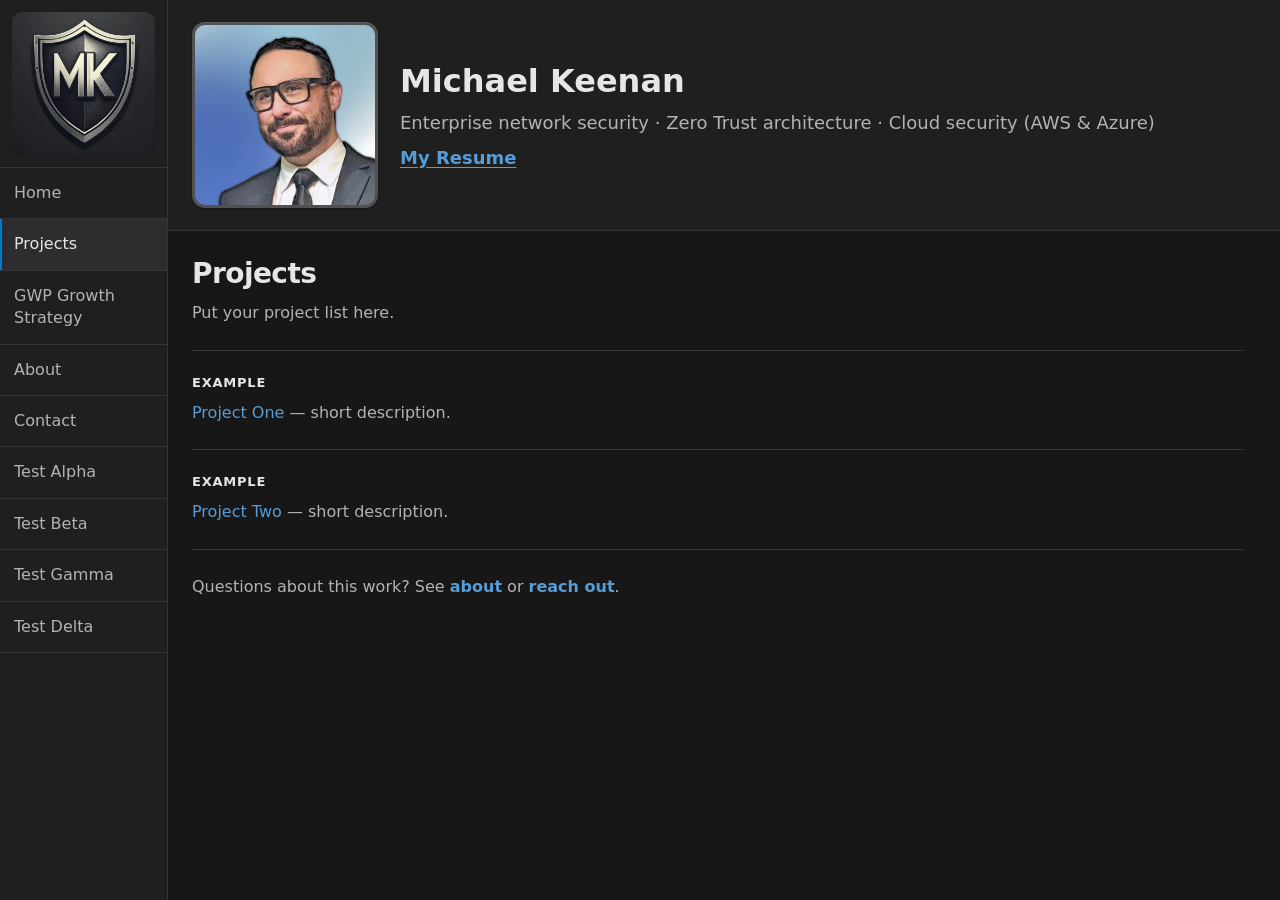
<file: projects.html>
<!doctype html>
<html lang="en">
  <head>
    <meta charset="UTF-8" />
    <meta name="viewport" content="width=device-width, initial-scale=1.0" />
    <title>Projects · Michael Keenan</title>
    <link rel="stylesheet" href="./styles.css" />
  </head>
  <body>
    <div class="app">
      <aside class="sidebar" aria-label="Primary navigation">
        <div class="sidebar__mark-wrap">
          <a class="sidebar__mark" href="./index.html" aria-label="Home">
            <img
              class="sidebar__mark-img"
              src="./media/mk-logo-minimal-basic-shield-00-1080x1080.png"
              alt=""
              width="168"
              height="168"
              decoding="async"
            />
          </a>
        </div>
        <div class="sidebar__nav-wrap">
          <button
            type="button"
            class="sidebar-nav__pager sidebar-nav__pager--prev"
            data-nav-prev
            aria-label="Previous menu items"
            hidden>
            &lt;
          </button>
          <nav class="sidebar__nav" id="site-nav">
            <a class="sidebar__link sidebar__link--home" href="./index.html" aria-label="Home">
              <span class="sidebar__link-home-label">Home</span>
              <img
                class="sidebar__link-home-img"
                src="./media/mk-logo-minimal-basic-shield-00-1080x1080.png"
                alt=""
                width="168"
                height="168"
                decoding="async"
              />
            </a>
            <a class="sidebar__link sidebar__link--active" href="./projects.html">Projects</a>
            <a class="sidebar__link" href="./great-white-pools-growth-strategy.html">GWP Growth Strategy</a>
            <a class="sidebar__link" href="./about.html">About</a>
            <a class="sidebar__link" href="./contact.html">Contact</a>
            <a class="sidebar__link" href="./test-alpha.html">Test Alpha</a>
            <a class="sidebar__link" href="./test-beta.html">Test Beta</a>
            <a class="sidebar__link" href="./test-gamma.html">Test Gamma</a>
            <a class="sidebar__link" href="./test-delta.html">Test Delta</a>
          </nav>
          <button
            type="button"
            class="sidebar-nav__pager sidebar-nav__pager--next"
            data-nav-next
            aria-label="Next menu items"
            hidden>
            &gt;
          </button>
        </div>
      </aside>

      <div class="main">
        <header class="banner" role="banner">
          <div class="banner__inner banner__inner--with-photo">
            <div class="banner__media">
              <img
                class="banner__photo"
                src="./media/profile_picture.png"
                alt="Michael Keenan"
              />
            </div>
            <div class="banner__text">
              <div class="banner__title">Michael Keenan</div>
              <p class="banner__subtitle">
                Enterprise network security · Zero Trust architecture · Cloud security (AWS &amp; Azure)
              </p>
              <p class="banner__resume">
                <a
                  class="banner__resume-link"
                  href="./media/Michael-Keenan-Resume.pdf"
                  download="Michael-Keenan-Resume.pdf"
                  >My Resume</a>
              </p>
            </div>
          </div>
        </header>

        <main class="content" id="main">
          <section class="section" aria-labelledby="projects-heading">
            <h1 id="projects-heading">Projects</h1>
            <p>Put your project list here.</p>
          </section>

          <section class="section" aria-labelledby="projects-example-1-heading">
            <h2 id="projects-example-1-heading">Example</h2>
            <p><a href="#" aria-disabled="true">Project One</a> — short description.</p>
          </section>

          <section class="section" aria-labelledby="projects-example-2-heading">
            <h2 id="projects-example-2-heading">Example</h2>
            <p><a href="#" aria-disabled="true">Project Two</a> — short description.</p>
          </section>

          <section class="section section--footer">
            <p class="content__cta">
              Questions about this work? See <a href="./about.html">about</a> or
              <a href="./contact.html">reach out</a>.
            </p>
          </section>
        </main>
      </div>
    </div>
    <script src="./nav-mobile.js" defer></script>
  </body>
</html>
</file>
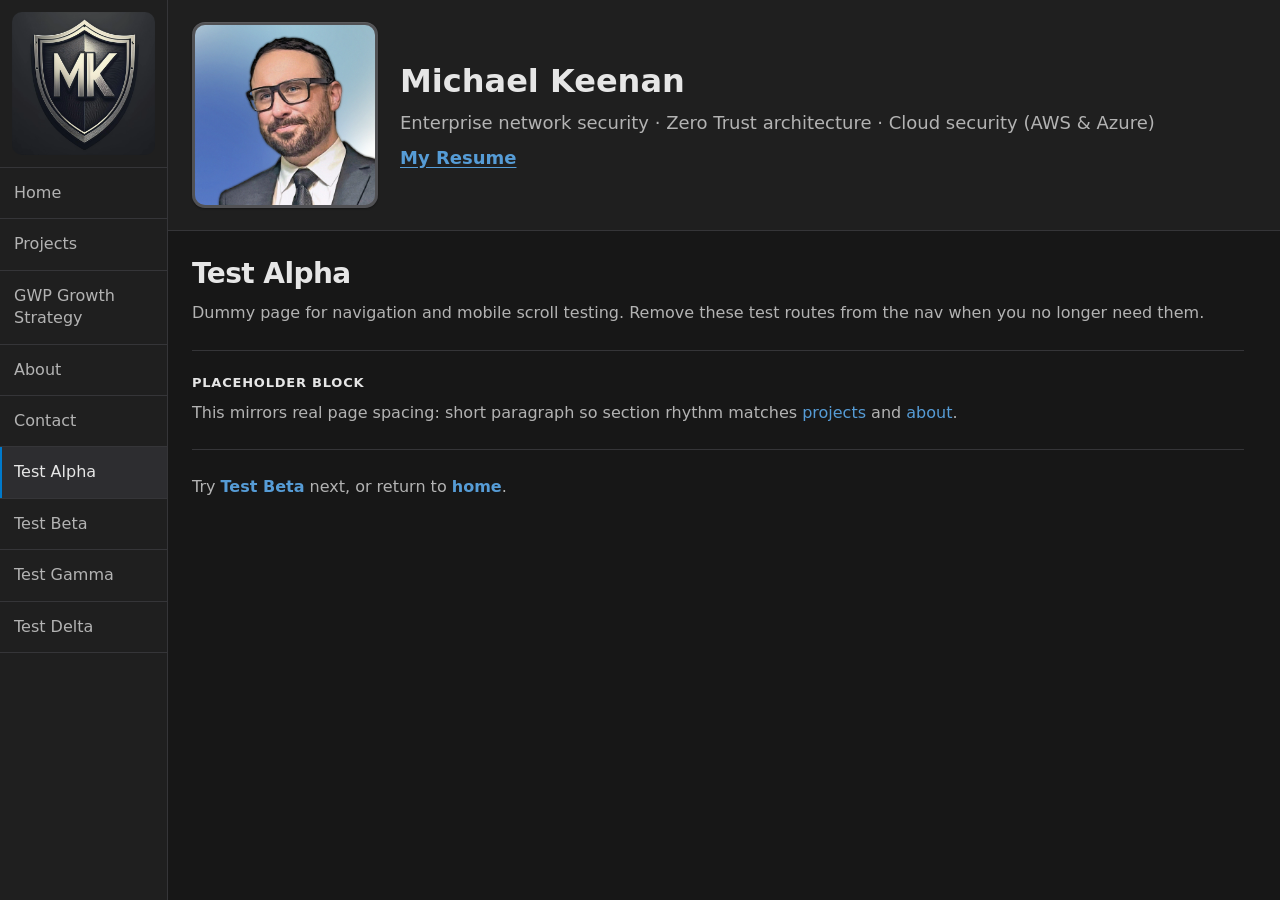
<file: test-alpha.html>
<!doctype html>
<html lang="en">
  <head>
    <meta charset="UTF-8" />
    <meta name="viewport" content="width=device-width, initial-scale=1.0" />
    <title>Test Alpha · Michael Keenan</title>
    <link rel="stylesheet" href="./styles.css" />
  </head>
  <body>
    <div class="app">
      <aside class="sidebar" aria-label="Primary navigation">
        <div class="sidebar__mark-wrap">
          <a class="sidebar__mark" href="./index.html" aria-label="Home">
            <img
              class="sidebar__mark-img"
              src="./media/mk-logo-minimal-basic-shield-00-1080x1080.png"
              alt=""
              width="168"
              height="168"
              decoding="async"
            />
          </a>
        </div>
        <div class="sidebar__nav-wrap">
          <button
            type="button"
            class="sidebar-nav__pager sidebar-nav__pager--prev"
            data-nav-prev
            aria-label="Previous menu items"
            hidden>
            &lt;
          </button>
          <nav class="sidebar__nav" id="site-nav">
            <a class="sidebar__link sidebar__link--home" href="./index.html" aria-label="Home">
              <span class="sidebar__link-home-label">Home</span>
              <img
                class="sidebar__link-home-img"
                src="./media/mk-logo-minimal-basic-shield-00-1080x1080.png"
                alt=""
                width="168"
                height="168"
                decoding="async"
              />
            </a>
            <a class="sidebar__link" href="./projects.html">Projects</a>
            <a class="sidebar__link" href="./great-white-pools-growth-strategy.html">GWP Growth Strategy</a>
            <a class="sidebar__link" href="./about.html">About</a>
            <a class="sidebar__link" href="./contact.html">Contact</a>
            <a class="sidebar__link sidebar__link--active" href="./test-alpha.html">Test Alpha</a>
            <a class="sidebar__link" href="./test-beta.html">Test Beta</a>
            <a class="sidebar__link" href="./test-gamma.html">Test Gamma</a>
            <a class="sidebar__link" href="./test-delta.html">Test Delta</a>
          </nav>
          <button
            type="button"
            class="sidebar-nav__pager sidebar-nav__pager--next"
            data-nav-next
            aria-label="Next menu items"
            hidden>
            &gt;
          </button>
        </div>
      </aside>

      <div class="main">
        <header class="banner" role="banner">
          <div class="banner__inner banner__inner--with-photo">
            <div class="banner__media">
              <img
                class="banner__photo"
                src="./media/profile_picture.png"
                alt="Michael Keenan"
              />
            </div>
            <div class="banner__text">
              <div class="banner__title">Michael Keenan</div>
              <p class="banner__subtitle">
                Enterprise network security · Zero Trust architecture · Cloud security (AWS &amp; Azure)
              </p>
              <p class="banner__resume">
                <a
                  class="banner__resume-link"
                  href="./media/Michael-Keenan-Resume.pdf"
                  download="Michael-Keenan-Resume.pdf"
                  >My Resume</a>
              </p>
            </div>
          </div>
        </header>

        <main class="content" id="main">
          <section class="section" aria-labelledby="test-alpha-heading">
            <h1 id="test-alpha-heading">Test Alpha</h1>
            <p class="content__intro">
              Dummy page for navigation and mobile scroll testing. Remove these test routes from the nav when
              you no longer need them.
            </p>
          </section>

          <section class="section" aria-labelledby="test-alpha-detail-heading">
            <h2 id="test-alpha-detail-heading">Placeholder block</h2>
            <p>
              This mirrors real page spacing: short paragraph so section rhythm matches
              <a href="./projects.html">projects</a> and <a href="./about.html">about</a>.
            </p>
          </section>

          <section class="section section--footer">
            <p class="content__cta">
              Try <a href="./test-beta.html">Test Beta</a> next, or return to <a href="./index.html">home</a>.
            </p>
          </section>
        </main>
      </div>
    </div>
    <script src="./nav-mobile.js" defer></script>
  </body>
</html>
</file>
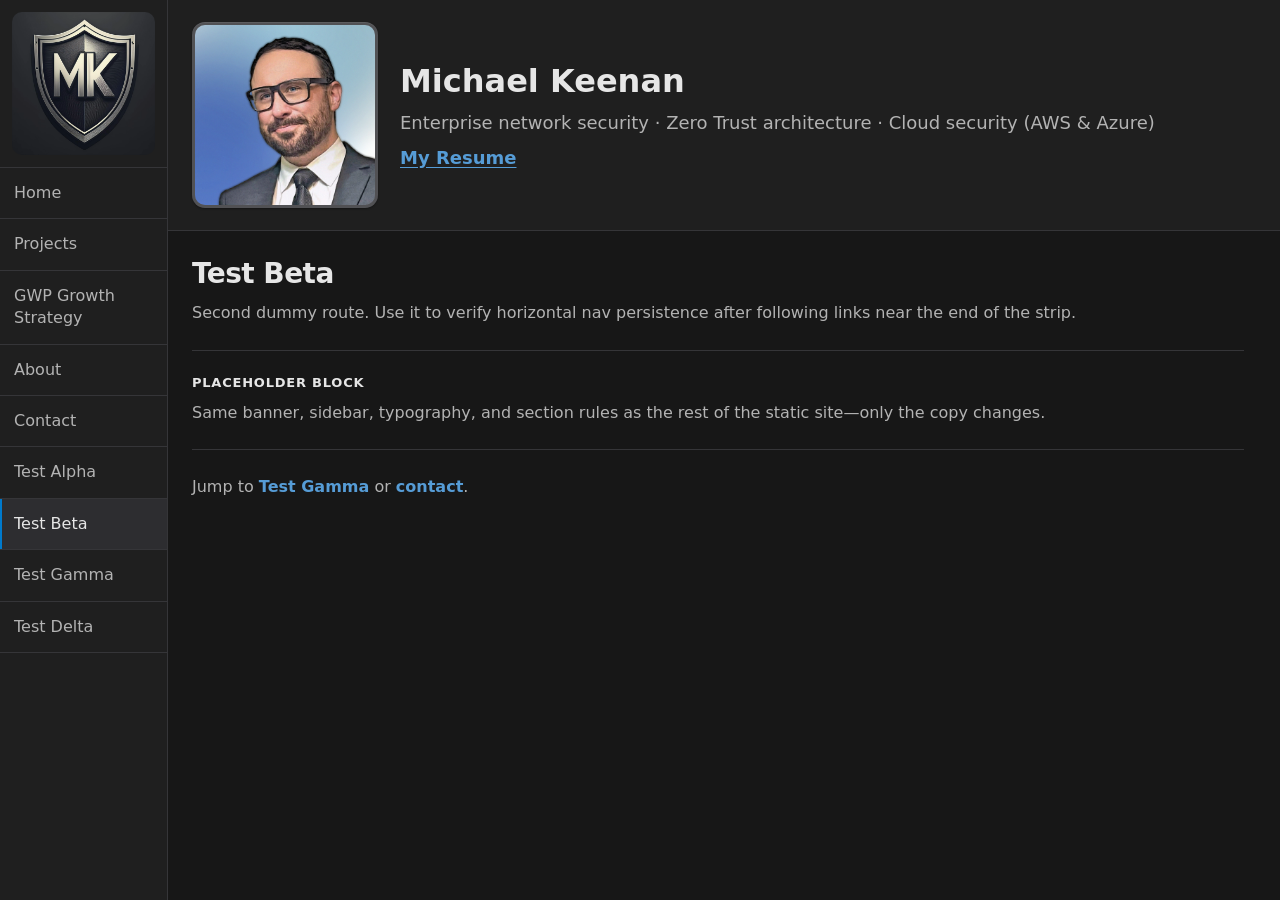
<file: test-beta.html>
<!doctype html>
<html lang="en">
  <head>
    <meta charset="UTF-8" />
    <meta name="viewport" content="width=device-width, initial-scale=1.0" />
    <title>Test Beta · Michael Keenan</title>
    <link rel="stylesheet" href="./styles.css" />
  </head>
  <body>
    <div class="app">
      <aside class="sidebar" aria-label="Primary navigation">
        <div class="sidebar__mark-wrap">
          <a class="sidebar__mark" href="./index.html" aria-label="Home">
            <img
              class="sidebar__mark-img"
              src="./media/mk-logo-minimal-basic-shield-00-1080x1080.png"
              alt=""
              width="168"
              height="168"
              decoding="async"
            />
          </a>
        </div>
        <div class="sidebar__nav-wrap">
          <button
            type="button"
            class="sidebar-nav__pager sidebar-nav__pager--prev"
            data-nav-prev
            aria-label="Previous menu items"
            hidden>
            &lt;
          </button>
          <nav class="sidebar__nav" id="site-nav">
            <a class="sidebar__link sidebar__link--home" href="./index.html" aria-label="Home">
              <span class="sidebar__link-home-label">Home</span>
              <img
                class="sidebar__link-home-img"
                src="./media/mk-logo-minimal-basic-shield-00-1080x1080.png"
                alt=""
                width="168"
                height="168"
                decoding="async"
              />
            </a>
            <a class="sidebar__link" href="./projects.html">Projects</a>
            <a class="sidebar__link" href="./great-white-pools-growth-strategy.html">GWP Growth Strategy</a>
            <a class="sidebar__link" href="./about.html">About</a>
            <a class="sidebar__link" href="./contact.html">Contact</a>
            <a class="sidebar__link" href="./test-alpha.html">Test Alpha</a>
            <a class="sidebar__link sidebar__link--active" href="./test-beta.html">Test Beta</a>
            <a class="sidebar__link" href="./test-gamma.html">Test Gamma</a>
            <a class="sidebar__link" href="./test-delta.html">Test Delta</a>
          </nav>
          <button
            type="button"
            class="sidebar-nav__pager sidebar-nav__pager--next"
            data-nav-next
            aria-label="Next menu items"
            hidden>
            &gt;
          </button>
        </div>
      </aside>

      <div class="main">
        <header class="banner" role="banner">
          <div class="banner__inner banner__inner--with-photo">
            <div class="banner__media">
              <img
                class="banner__photo"
                src="./media/profile_picture.png"
                alt="Michael Keenan"
              />
            </div>
            <div class="banner__text">
              <div class="banner__title">Michael Keenan</div>
              <p class="banner__subtitle">
                Enterprise network security · Zero Trust architecture · Cloud security (AWS &amp; Azure)
              </p>
              <p class="banner__resume">
                <a
                  class="banner__resume-link"
                  href="./media/Michael-Keenan-Resume.pdf"
                  download="Michael-Keenan-Resume.pdf"
                  >My Resume</a>
              </p>
            </div>
          </div>
        </header>

        <main class="content" id="main">
          <section class="section" aria-labelledby="test-beta-heading">
            <h1 id="test-beta-heading">Test Beta</h1>
            <p class="content__intro">
              Second dummy route. Use it to verify horizontal nav persistence after following links near the
              end of the strip.
            </p>
          </section>

          <section class="section" aria-labelledby="test-beta-detail-heading">
            <h2 id="test-beta-detail-heading">Placeholder block</h2>
            <p>
              Same banner, sidebar, typography, and section rules as the rest of the static site—only the copy
              changes.
            </p>
          </section>

          <section class="section section--footer">
            <p class="content__cta">
              Jump to <a href="./test-gamma.html">Test Gamma</a> or <a href="./contact.html">contact</a>.
            </p>
          </section>
        </main>
      </div>
    </div>
    <script src="./nav-mobile.js" defer></script>
  </body>
</html>
</file>
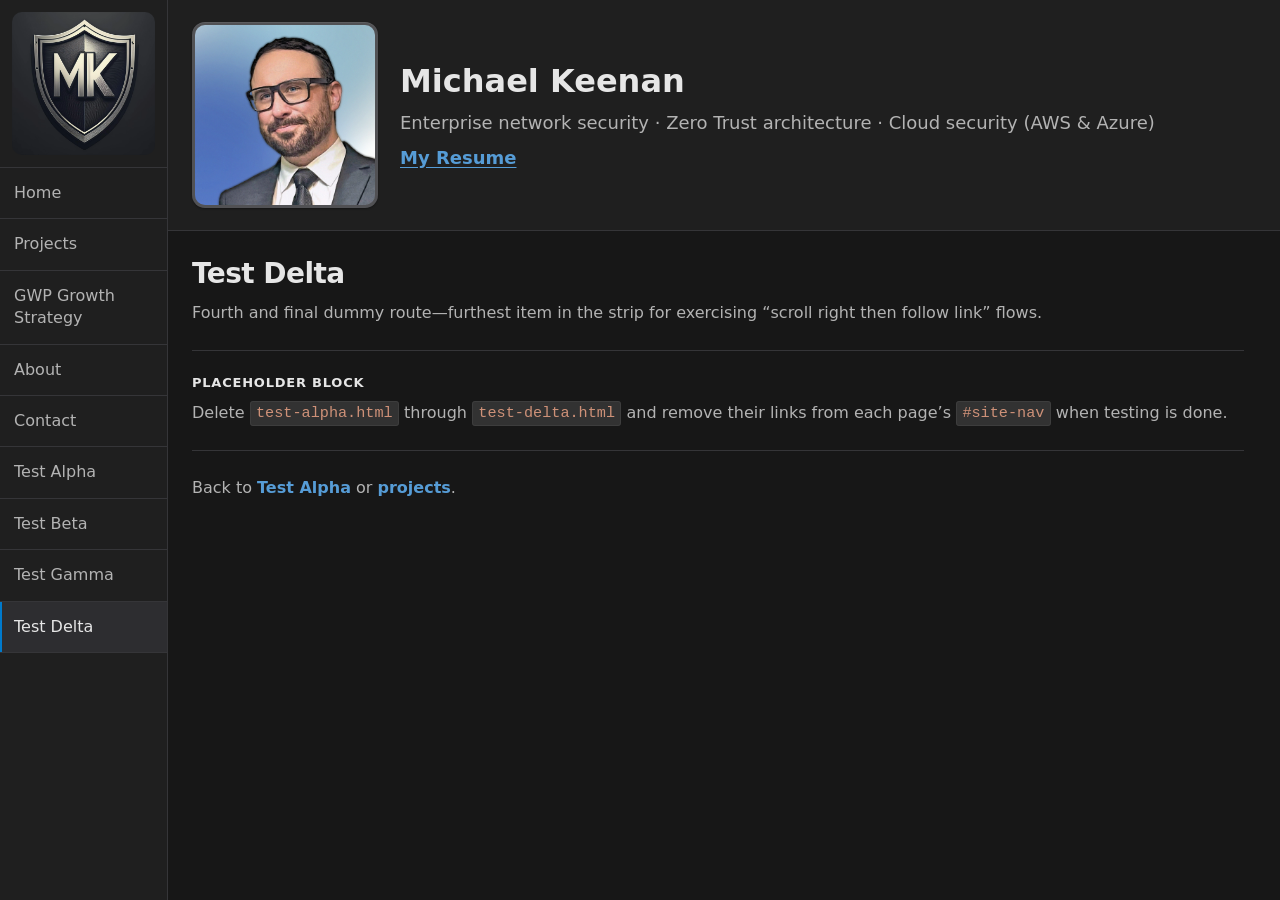
<file: test-delta.html>
<!doctype html>
<html lang="en">
  <head>
    <meta charset="UTF-8" />
    <meta name="viewport" content="width=device-width, initial-scale=1.0" />
    <title>Test Delta · Michael Keenan</title>
    <link rel="stylesheet" href="./styles.css" />
  </head>
  <body>
    <div class="app">
      <aside class="sidebar" aria-label="Primary navigation">
        <div class="sidebar__mark-wrap">
          <a class="sidebar__mark" href="./index.html" aria-label="Home">
            <img
              class="sidebar__mark-img"
              src="./media/mk-logo-minimal-basic-shield-00-1080x1080.png"
              alt=""
              width="168"
              height="168"
              decoding="async"
            />
          </a>
        </div>
        <div class="sidebar__nav-wrap">
          <button
            type="button"
            class="sidebar-nav__pager sidebar-nav__pager--prev"
            data-nav-prev
            aria-label="Previous menu items"
            hidden>
            &lt;
          </button>
          <nav class="sidebar__nav" id="site-nav">
            <a class="sidebar__link sidebar__link--home" href="./index.html" aria-label="Home">
              <span class="sidebar__link-home-label">Home</span>
              <img
                class="sidebar__link-home-img"
                src="./media/mk-logo-minimal-basic-shield-00-1080x1080.png"
                alt=""
                width="168"
                height="168"
                decoding="async"
              />
            </a>
            <a class="sidebar__link" href="./projects.html">Projects</a>
            <a class="sidebar__link" href="./great-white-pools-growth-strategy.html">GWP Growth Strategy</a>
            <a class="sidebar__link" href="./about.html">About</a>
            <a class="sidebar__link" href="./contact.html">Contact</a>
            <a class="sidebar__link" href="./test-alpha.html">Test Alpha</a>
            <a class="sidebar__link" href="./test-beta.html">Test Beta</a>
            <a class="sidebar__link" href="./test-gamma.html">Test Gamma</a>
            <a class="sidebar__link sidebar__link--active" href="./test-delta.html">Test Delta</a>
          </nav>
          <button
            type="button"
            class="sidebar-nav__pager sidebar-nav__pager--next"
            data-nav-next
            aria-label="Next menu items"
            hidden>
            &gt;
          </button>
        </div>
      </aside>

      <div class="main">
        <header class="banner" role="banner">
          <div class="banner__inner banner__inner--with-photo">
            <div class="banner__media">
              <img
                class="banner__photo"
                src="./media/profile_picture.png"
                alt="Michael Keenan"
              />
            </div>
            <div class="banner__text">
              <div class="banner__title">Michael Keenan</div>
              <p class="banner__subtitle">
                Enterprise network security · Zero Trust architecture · Cloud security (AWS &amp; Azure)
              </p>
              <p class="banner__resume">
                <a
                  class="banner__resume-link"
                  href="./media/Michael-Keenan-Resume.pdf"
                  download="Michael-Keenan-Resume.pdf"
                  >My Resume</a>
              </p>
            </div>
          </div>
        </header>

        <main class="content" id="main">
          <section class="section" aria-labelledby="test-delta-heading">
            <h1 id="test-delta-heading">Test Delta</h1>
            <p class="content__intro">
              Fourth and final dummy route—furthest item in the strip for exercising “scroll right then follow
              link” flows.
            </p>
          </section>

          <section class="section" aria-labelledby="test-delta-detail-heading">
            <h2 id="test-delta-detail-heading">Placeholder block</h2>
            <p>
              Delete <code>test-alpha.html</code> through <code>test-delta.html</code> and remove their links
              from each page’s <code>#site-nav</code> when testing is done.
            </p>
          </section>

          <section class="section section--footer">
            <p class="content__cta">
              Back to <a href="./test-alpha.html">Test Alpha</a> or <a href="./projects.html">projects</a>.
            </p>
          </section>
        </main>
      </div>
    </div>
    <script src="./nav-mobile.js" defer></script>
  </body>
</html>
</file>
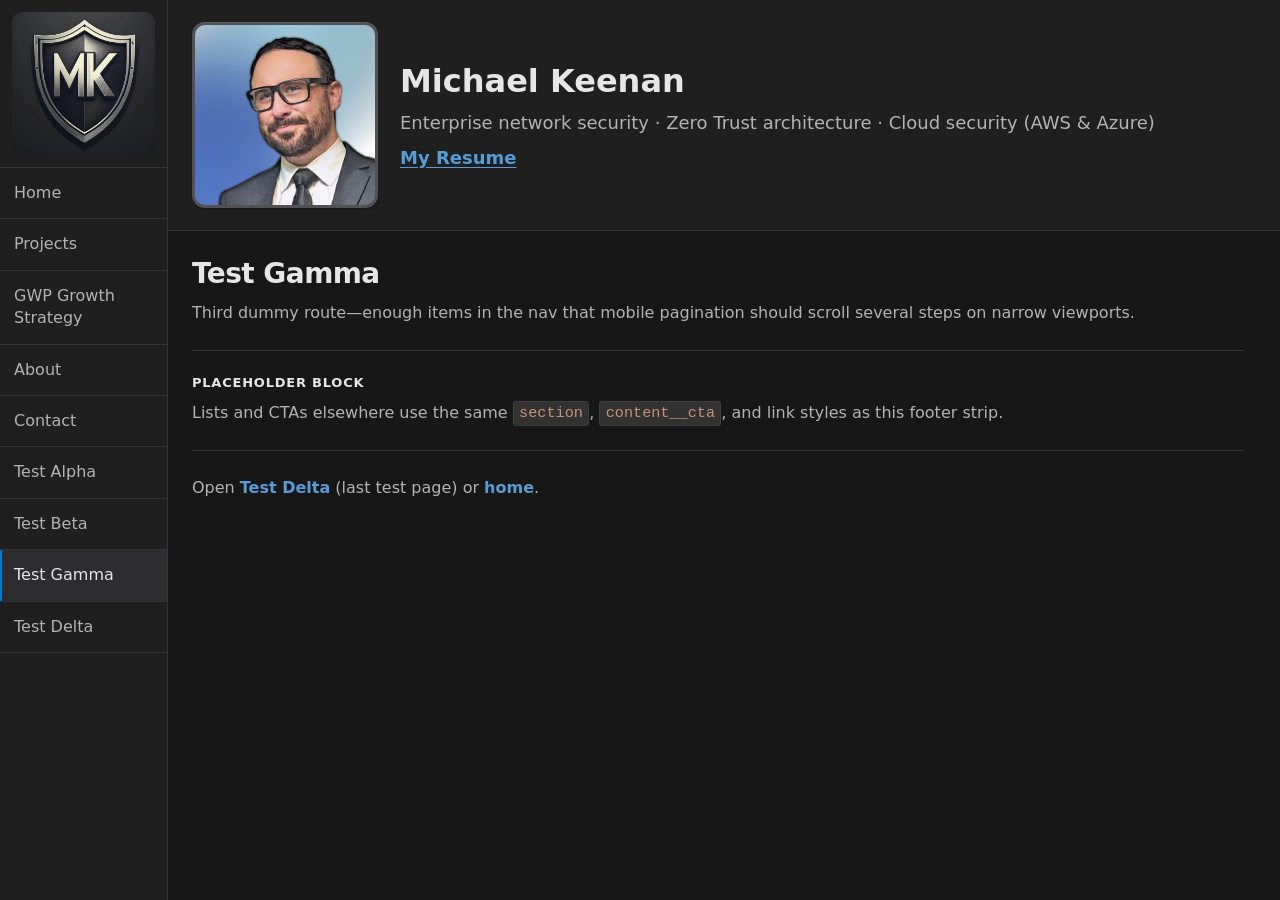
<file: test-gamma.html>
<!doctype html>
<html lang="en">
  <head>
    <meta charset="UTF-8" />
    <meta name="viewport" content="width=device-width, initial-scale=1.0" />
    <title>Test Gamma · Michael Keenan</title>
    <link rel="stylesheet" href="./styles.css" />
  </head>
  <body>
    <div class="app">
      <aside class="sidebar" aria-label="Primary navigation">
        <div class="sidebar__mark-wrap">
          <a class="sidebar__mark" href="./index.html" aria-label="Home">
            <img
              class="sidebar__mark-img"
              src="./media/mk-logo-minimal-basic-shield-00-1080x1080.png"
              alt=""
              width="168"
              height="168"
              decoding="async"
            />
          </a>
        </div>
        <div class="sidebar__nav-wrap">
          <button
            type="button"
            class="sidebar-nav__pager sidebar-nav__pager--prev"
            data-nav-prev
            aria-label="Previous menu items"
            hidden>
            &lt;
          </button>
          <nav class="sidebar__nav" id="site-nav">
            <a class="sidebar__link sidebar__link--home" href="./index.html" aria-label="Home">
              <span class="sidebar__link-home-label">Home</span>
              <img
                class="sidebar__link-home-img"
                src="./media/mk-logo-minimal-basic-shield-00-1080x1080.png"
                alt=""
                width="168"
                height="168"
                decoding="async"
              />
            </a>
            <a class="sidebar__link" href="./projects.html">Projects</a>
            <a class="sidebar__link" href="./great-white-pools-growth-strategy.html">GWP Growth Strategy</a>
            <a class="sidebar__link" href="./about.html">About</a>
            <a class="sidebar__link" href="./contact.html">Contact</a>
            <a class="sidebar__link" href="./test-alpha.html">Test Alpha</a>
            <a class="sidebar__link" href="./test-beta.html">Test Beta</a>
            <a class="sidebar__link sidebar__link--active" href="./test-gamma.html">Test Gamma</a>
            <a class="sidebar__link" href="./test-delta.html">Test Delta</a>
          </nav>
          <button
            type="button"
            class="sidebar-nav__pager sidebar-nav__pager--next"
            data-nav-next
            aria-label="Next menu items"
            hidden>
            &gt;
          </button>
        </div>
      </aside>

      <div class="main">
        <header class="banner" role="banner">
          <div class="banner__inner banner__inner--with-photo">
            <div class="banner__media">
              <img
                class="banner__photo"
                src="./media/profile_picture.png"
                alt="Michael Keenan"
              />
            </div>
            <div class="banner__text">
              <div class="banner__title">Michael Keenan</div>
              <p class="banner__subtitle">
                Enterprise network security · Zero Trust architecture · Cloud security (AWS &amp; Azure)
              </p>
              <p class="banner__resume">
                <a
                  class="banner__resume-link"
                  href="./media/Michael-Keenan-Resume.pdf"
                  download="Michael-Keenan-Resume.pdf"
                  >My Resume</a>
              </p>
            </div>
          </div>
        </header>

        <main class="content" id="main">
          <section class="section" aria-labelledby="test-gamma-heading">
            <h1 id="test-gamma-heading">Test Gamma</h1>
            <p class="content__intro">
              Third dummy route—enough items in the nav that mobile pagination should scroll several steps on
              narrow viewports.
            </p>
          </section>

          <section class="section" aria-labelledby="test-gamma-detail-heading">
            <h2 id="test-gamma-detail-heading">Placeholder block</h2>
            <p>
              Lists and CTAs elsewhere use the same <code>section</code>, <code>content__cta</code>, and link
              styles as this footer strip.
            </p>
          </section>

          <section class="section section--footer">
            <p class="content__cta">
              Open <a href="./test-delta.html">Test Delta</a> (last test page) or <a href="./index.html">home</a>.
            </p>
          </section>
        </main>
      </div>
    </div>
    <script src="./nav-mobile.js" defer></script>
  </body>
</html>
</file>
<file: styles.css>
/* --------------------------------------------------------------------------
   Design tokens
   -------------------------------------------------------------------------- */
:root {
  color-scheme: dark;

  /* Visual Studio–style dark (step darker than default VS chrome) */
  --bg: #171717;
  --sidebar-bg: #1f1f1f;
  --banner-bg: #1f1f1f;
  --text: #e6e6e6;
  --muted: #b3b3b3;
  --border: #353538;
  --link: #569cd6;
  --link-hover: #79cdfe;
  --focus: #007acc;
  --list-hover: #252526;
  --list-active: #2d2d30;

  --sidebar-w: 168px;
  --sidebar-mark-size-mobile: 48px;
  --sidebar-link-font-size: 16px;
  --sidebar-link-pad-y: 14px;
  --sidebar-link-pad-x: 14px;
  --radius: 12px;

  /* Vertical rhythm: space above each stacked main section (matches ~24px content gutter) */
  --section-stack-gap: 24px;

  /* Space between section body and the horizontal rule below it */
  --section-divider-pad: 24px;

  /* Prose alignment (headings reset to start below) */
  --prose-text-align: justify;
}

/* --------------------------------------------------------------------------
   Base
   -------------------------------------------------------------------------- */
* {
  box-sizing: border-box;
}

html,
body {
  height: 100%;
}

body {
  margin: 0;
  font-family: "Segoe UI", ui-sans-serif, system-ui, -apple-system, Roboto, Ubuntu, Cantarell,
    Noto Sans, Arial, "Apple Color Emoji", "Segoe UI Emoji";
  background-color: var(--bg);
  color: var(--text);
}

a {
  color: var(--link);
  text-decoration: none;
}

a:hover {
  color: var(--link-hover);
}

a:focus-visible,
button:focus-visible {
  outline: 2px solid var(--focus);
  outline-offset: 2px;
  border-radius: 8px;
}

code {
  font-family: Consolas, "Courier New", ui-monospace, monospace;
  font-size: 0.95em;
  padding: 0.15em 0.35em;
  border-radius: 3px;
  background-color: #323232;
  border: 1px solid #3d3d3d;
  color: #ce9178;
}

/* --------------------------------------------------------------------------
   App shell
   -------------------------------------------------------------------------- */
.app {
  min-height: 100%;
  display: flex;
  flex-direction: column;
}

.main {
  flex: 1;
  min-width: 0;
  display: flex;
  flex-direction: column;
}

/* --------------------------------------------------------------------------
   Sidebar & mobile pager
   -------------------------------------------------------------------------- */
.sidebar {
  width: auto;
  background-color: var(--sidebar-bg);
  border-right: 0;
  border-bottom: 0;
  padding: 0;
  position: relative;
  top: 0;
  height: auto;
}

.sidebar__mark-wrap {
  display: flex;
  align-items: center;
  justify-content: center;
  padding: 12px;
  border-bottom: 1px solid var(--border);
  background-color: var(--sidebar-bg);
}

.sidebar__mark {
  display: block;
  width: 100%;
  max-width: var(--sidebar-w);
  aspect-ratio: 1;
  overflow: hidden;
  border-radius: 10px;
  flex-shrink: 0;
}

.sidebar__mark:hover .sidebar__mark-img {
  opacity: 0.92;
}

.sidebar__mark-img {
  display: block;
  width: 100%;
  height: 100%;
  object-fit: cover;
}

.sidebar__nav-wrap {
  border-bottom: 1px solid var(--border);
}

.sidebar__nav {
  display: grid;
  gap: 0;
  border-bottom: 0;
  background-color: var(--sidebar-bg);
  grid-auto-flow: column;
  grid-auto-columns: 1fr;
  overflow-x: auto;
  scrollbar-width: none;
  flex: 1;
  min-width: 0;
  overflow-anchor: none;
}

.sidebar__nav::-webkit-scrollbar {
  display: none;
}

.sidebar-nav__pager {
  display: none;
  flex: 0 0 auto;
  align-items: center;
  justify-content: center;
  min-width: 2.75rem;
  padding: 0 0.35rem;
  margin: 0;
  border: 0;
  border-radius: 0;
  font-size: 1.35rem;
  font-weight: 600;
  line-height: 1;
  font-family: inherit;
  color: var(--text);
  background-color: var(--sidebar-bg);
  cursor: pointer;
}

.sidebar-nav__pager:hover {
  background-color: var(--list-hover);
  color: var(--text);
}

.sidebar-nav__pager:focus-visible {
  outline: 2px solid var(--focus);
  outline-offset: -2px;
}

.sidebar-nav__pager[hidden] {
  display: none !important;
}

.sidebar-nav__pager:disabled {
  opacity: 0.35;
  cursor: not-allowed;
  pointer-events: none;
}

.sidebar-nav__pager--prev {
  border-right: 1px solid var(--border);
}

.sidebar-nav__pager--next {
  border-left: 1px solid var(--border);
}

/* Every link keeps a bottom border, including the last (Contact), so separators match. */
.sidebar__link {
  display: block;
  width: 100%;
  padding: var(--sidebar-link-pad-y) var(--sidebar-link-pad-x);
  border-radius: 0;
  color: var(--muted);
  font-size: var(--sidebar-link-font-size);
  line-height: 1.4;
  border-bottom: 1px solid var(--border);
}

.sidebar__link:hover {
  background-color: var(--list-hover);
  color: var(--text);
}

.sidebar__link--active {
  background-color: var(--list-active);
  color: var(--text);
  box-shadow: inset 2px 0 0 var(--focus);
}

.sidebar__link-home-img {
  display: none;
}

/* --------------------------------------------------------------------------
   Banner
   -------------------------------------------------------------------------- */
.banner {
  border-bottom: 1px solid var(--border);
  background-color: var(--banner-bg);
}

.banner__inner {
  padding: 22px 24px;
  max-width: 1100px;
}

.banner__inner--with-photo {
  display: grid;
  grid-template-columns: auto minmax(0, 1fr);
  align-items: center;
  column-gap: clamp(14px, 2.5vw, 22px);
  --banner-photo-max: clamp(7rem, min(26vw, 11.25rem), 13rem);
}

.banner__media {
  display: flex;
  align-items: center;
  justify-content: flex-start;
  min-width: 0;
}

/* Frame around profile photo: flat 1px border on #1f1f1f was too low-contrast to read. */
.banner__inner--with-photo .banner__media {
  padding: 3px;
  background-color: color-mix(in srgb, var(--border) 86%, white 14%);
  border-radius: 13px;
  box-shadow:
    inset 0 1px 0 rgba(255, 255, 255, 0.065),
    0 1px 2px rgba(0, 0, 0, 0.32);
}

.banner__photo {
  display: block;
  width: auto;
  height: auto;
  max-width: var(--banner-photo-max);
  max-height: var(--banner-photo-max);
  object-fit: contain;
  border-radius: 10px;
  box-shadow: inset 0 0 0 1px rgba(255, 255, 255, 0.075);
}

.banner__text {
  min-width: 0;
}

.banner__title {
  font-size: 32px;
  font-weight: 650;
}

.banner__subtitle {
  margin: 10px 0 0;
  color: var(--muted);
  font-size: 18px;
  line-height: 1.45;
  max-width: 52rem;
  text-align: var(--prose-text-align);
}

.banner__resume {
  margin: 10px 0 0;
}

.banner__resume-link {
  font-size: 18px;
  font-weight: 600;
  text-decoration: underline;
  text-underline-offset: 3px;
}

.banner__resume-link:hover {
  text-decoration-thickness: 2px;
}

/* --------------------------------------------------------------------------
   Main content & typography
   -------------------------------------------------------------------------- */
.content {
  padding: 26px 24px 56px;
  max-width: 1100px;
  text-align: var(--prose-text-align);
}

.section {
  scroll-margin-top: 84px;
  padding: 0;
  border-bottom: 1px solid var(--border);
}

.section:not(:last-child) {
  padding-bottom: var(--section-divider-pad);
}

.content > .section + .section {
  padding-top: var(--section-stack-gap);
}

.section:last-child {
  border-bottom: 0;
}

.content h1 {
  margin: 0 0 10px;
  font-size: 28px;
  letter-spacing: -0.02em;
  text-align: start;
}

.content h2 {
  margin: 0 0 10px;
  font-size: 13px;
  font-weight: 600;
  letter-spacing: 0.06em;
  text-transform: uppercase;
  color: var(--text);
  text-align: start;
}

.content p {
  margin: 0;
  color: var(--muted);
  line-height: 1.6;
}

.content__intro {
  margin-top: 4px;
  color: var(--text);
}

.content-list {
  margin: 0;
  padding-left: 1.15rem;
  color: var(--muted);
  line-height: 1.55;
}

.content-list li + li {
  margin-top: 8px;
}

.content-list--skills {
  list-style: disc;
  padding-left: 1.15rem;
}

.content-list__label {
  display: inline-block;
  min-width: 10.5rem;
  margin-right: 0.35rem;
  color: var(--text);
  font-weight: 600;
}

.content-list--skills .content-list__label::after {
  content: ":";
}

.section--footer {
  border-bottom: 0;
}

.section--footer .content__cta {
  margin: 0;
  color: var(--muted);
}

.content__cta a {
  font-weight: 600;
}

/* --------------------------------------------------------------------------
   Responsive
   -------------------------------------------------------------------------- */
@media (max-width: 560px) {
  .banner__inner--with-photo {
    grid-template-columns: 1fr;
    justify-items: center;
    row-gap: 14px;
  }

  .banner__media {
    justify-self: center;
    height: auto;
    max-height: none;
    justify-content: center;
  }

  .banner__photo {
    max-width: min(11rem, 72vw);
    max-height: min(11rem, 72vw);
    width: auto;
    height: auto;
    object-fit: contain;
  }

  .banner__text {
    justify-self: stretch;
    width: 100%;
  }

  .content-list__label {
    display: block;
    min-width: 0;
    margin: 0 0 2px;
  }
}

@media (max-width: 860px) {
  /* Logo lives in the first nav slot (Home); hide duplicate mark above the strip. */
  .sidebar__mark-wrap {
    display: none;
  }

  .sidebar__nav-wrap {
    display: flex;
    flex-direction: row;
    align-items: stretch;
  }

  .sidebar-nav__pager {
    display: flex;
  }

  .sidebar__nav {
    grid-auto-columns: max-content;
    overflow-x: hidden;
  }

  .sidebar .sidebar__link {
    width: auto;
    min-width: 7.5rem;
    border-bottom: 0;
    border-right: 1px solid var(--border);
  }

  .sidebar .sidebar__link:not(.sidebar__link--home) {
    display: flex;
    align-items: center;
    justify-content: center;
  }

  .sidebar .sidebar__link--home {
    position: relative;
    display: flex;
    align-items: center;
    justify-content: center;
    min-width: 3.25rem;
    padding: var(--sidebar-link-pad-y) 12px;
  }

  .sidebar__link-home-label {
    position: absolute;
    width: 1px;
    height: 1px;
    padding: 0;
    margin: -1px;
    overflow: hidden;
    clip: rect(0, 0, 0, 0);
    white-space: nowrap;
    border: 0;
  }

  .sidebar__link-home-img {
    display: block;
    width: var(--sidebar-mark-size-mobile);
    height: var(--sidebar-mark-size-mobile);
    object-fit: cover;
    border-radius: 0;
  }

  .sidebar .sidebar__link:last-child {
    border-right: 0;
  }

  .banner__inner--with-photo {
    grid-template-columns: 1fr;
  }

  .banner__inner--with-photo .banner__media {
    display: none;
  }
}

@media (min-width: 861px) {
  .app {
    flex-direction: row;
  }

  .sidebar {
    width: var(--sidebar-w);
    height: 100vh;
    position: sticky;
    border-right: 1px solid var(--border);
    border-bottom: 0;
  }

  /* Unwrap so the nav stacks like before (no flex stretch to full sidebar height). */
  .sidebar__nav-wrap {
    display: contents;
    border-bottom: 0;
    height: auto;
  }

  .sidebar-nav__pager {
    display: none !important;
  }

  .sidebar .sidebar__nav {
    grid-auto-flow: row;
    grid-auto-columns: initial;
    overflow-x: visible;
    flex: none;
    min-height: 0;
    min-width: auto;
  }
}
</file>
<file: great-white-pools-growth-strategy.css>
/* Page shell overrides — full-bleed report inside site layout */
.content--gwp {
  padding: 0;
  max-width: none;
  text-align: start;
}

.content--gwp > .section {
  border-bottom: 0;
}

.content--gwp .gwp-report p {
  color: #606060;
}

.content--gwp .gwp-report h2 {
  color: #061220;
  text-transform: none;
  letter-spacing: -0.01em;
}

.content--gwp .gwp-report a {
  color: var(--teal-deep);
}

.content--gwp .gwp-report a:hover {
  color: var(--teal);
}

.gwp-report {
  box-sizing: border-box;
  scroll-behavior: smooth;
}

.gwp-report *,
.gwp-report *::before,
.gwp-report *::after {
  box-sizing: border-box;
}

.gwp-report {
  --ink: #0b1f33;
  --ink-2: #1b3a52;
  --paper: #fbfaf7;
  --paper-2: #f2eee6;
  --teal: #0e7c86;
  --teal-deep: #0b5560;
  --gold: #b07f18;
  --gold-soft: #e9d9a8;
  --coral: #be4a33;
  --coral-soft: #f3d9d1;
  --green: #2e7d5b;
  --green-soft: #d5e9de;
  --line: rgba(11, 31, 51, 0.12);
  --line-2: rgba(11, 31, 51, 0.07);
  --shadow: 0 18px 48px -28px rgba(11, 31, 51, 0.45);
}

.gwp-report * {
  box-sizing: border-box;
}

.gwp-report {
  margin:0; background:var(--paper); color:var(--ink);
  font-family:"Hanken Grotesk",system-ui,sans-serif; font-size:15.5px; line-height:1.6;
  -webkit-font-smoothing:antialiased;
}
.gwp-report .wrap{max-width:1040px; margin:0 auto; padding:0 28px}
.gwp-report h1,h2,h3,h4{font-family:"Fraunces",Georgia,serif; font-weight:600; line-height:1.12; color:var(--ink); letter-spacing:-.01em}
.gwp-report p{margin:.55em 0; color:#606060}
.gwp-report a{color:var(--teal-deep)}
.gwp-report .mono{font-family:"IBM Plex Mono",monospace}
.gwp-report .eyebrow{font-family:"IBM Plex Mono",monospace; font-size:11.5px; letter-spacing:.22em; text-transform:uppercase; color:var(--teal); font-weight:600}

/* ---------- COVER ---------- */
.gwp-report .cover{
  background:
    radial-gradient(120% 90% at 85% -10%, rgba(14,124,134,.55), transparent 55%),
    radial-gradient(90% 80% at -10% 110%, rgba(176,127,24,.30), transparent 50%),
    linear-gradient(160deg,#08182a 0%, #0B1F33 45%, #103048 100%);
  color:#EAF1F4; position:relative; overflow:hidden;
}
.gwp-report .cover::after{content:""; position:absolute; inset:0; opacity:.06;
  background-image:repeating-linear-gradient(135deg,#fff 0 1px,transparent 1px 9px);}
.gwp-report .cover .wrap{position:relative; z-index:2; padding-top:84px; padding-bottom:80px}
.gwp-report .cover .eyebrow{color:#7FD6DF}
.gwp-report .shark{font-size:13px; letter-spacing:.34em; color:#8aa6b6; text-transform:uppercase; font-family:"IBM Plex Mono",monospace}
.gwp-report .cover h1{font-size:62px; color:#fff; margin:.28em 0 .1em; line-height:1.02}
.gwp-report .cover h1 .thin{font-weight:400; font-style:italic; color:#9FE3EA}
.gwp-report .cover .sub{font-size:19px; max-width:30em; color:#C5D4DD; margin-top:14px}
.gwp-report .cover-meta{display:flex; flex-wrap:wrap; gap:30px 56px; margin-top:54px; border-top:1px solid rgba(255,255,255,.18); padding-top:26px}
.gwp-report .cover-meta div span{display:block; font-family:"IBM Plex Mono",monospace; font-size:11px; letter-spacing:.16em; text-transform:uppercase; color:#7d97a6}
.gwp-report .cover-meta div strong{font-weight:600; font-size:15px; color:#EAF1F4; font-family:"Hanken Grotesk",sans-serif}
.gwp-report .cover-tag{position:absolute; right:-40px; top:60px; transform:rotate(8deg); z-index:1; font-family:"Fraunces",serif; font-size:230px; color:rgba(255,255,255,.04); font-weight:700; line-height:.8}

/* ---------- SECTIONS ---------- */
.gwp-report section{padding:54px 0; border-bottom:1px solid var(--line-2)}
.gwp-report .sec-head{display:flex; align-items:baseline; gap:16px; margin-bottom:6px}
.gwp-report .sec-num{font-family:"IBM Plex Mono",monospace; font-size:13px; color:var(--teal); font-weight:600; padding-top:4px}
.gwp-report section h2{font-size:33px; margin:.1em 0 .35em; color:#061220}
.gwp-report section h3{font-size:21px; margin:1.7em 0 .5em; color:var(--ink-2)}
.gwp-report section h4{font-size:16.5px; margin:1.2em 0 .35em; font-weight:600}
.gwp-report .lead{font-size:17.5px; color:#33485c; max-width:60em}

/* TOC */
.gwp-report .toc{columns:2; column-gap:42px; margin-top:8px}
.gwp-report .toc a{display:flex; gap:12px; text-decoration:none; color:var(--ink); padding:7px 0; border-bottom:1px dotted var(--line); break-inside:avoid; align-items:baseline}
.gwp-report .toc a:hover{color:var(--teal-deep)}
.gwp-report .toc .n{font-family:"IBM Plex Mono",monospace; font-size:12px; color:var(--teal); min-width:26px}
.gwp-report .toc .t{font-weight:500}

/* Tables */
.gwp-report table{width:100%; border-collapse:collapse; margin:18px 0; font-size:13.5px}
.gwp-report .table-scroll {
  width: 100%;
  overflow-x: auto;
  -webkit-overflow-scrolling: touch;
  max-width: 100%;
  margin: 18px 0;
}
.gwp-report .table-scroll table {
  width: max-content;
  min-width: 100%;
  margin: 0;
}
.gwp-report caption{caption-side:top; text-align:left; font-family:"IBM Plex Mono",monospace; font-size:11px; letter-spacing:.12em; text-transform:uppercase; color:#6b7a86; margin-bottom:7px}
.gwp-report th,.gwp-report td{text-align:left; padding:9px 11px; border-bottom:1px solid var(--line); vertical-align:top}
.gwp-report thead th{background:var(--ink); color:#EAF1F4; font-family:"Hanken Grotesk",sans-serif; font-weight:600; font-size:12px; letter-spacing:.03em; text-transform:uppercase; border-bottom:none}
.gwp-report thead th:first-child{border-radius:6px 0 0 0}
.gwp-report thead th:last-child{border-radius:0 6px 0 0}
.gwp-report tbody tr:nth-child(even){background:rgba(11,31,51,.025)}
.gwp-report tbody tr:hover{background:rgba(14,124,134,.07)}
.gwp-report td.num,.gwp-report th.num{text-align:right; font-family:"IBM Plex Mono",monospace; white-space:nowrap}
.gwp-report .t-compact td,.gwp-report .t-compact th{padding:6px 9px; font-size:12.5px}

/* Callouts / cards */
.gwp-report .grid{display:grid; gap:16px}
.gwp-report .g2{grid-template-columns:1fr 1fr}
.gwp-report .g3{grid-template-columns:repeat(3,1fr)}
.gwp-report .g4{grid-template-columns:repeat(4,1fr)}
.gwp-report .card{background:#fff; border:1px solid var(--line); border-radius:12px; padding:18px 20px; box-shadow:var(--shadow)}
.gwp-report .card h4{margin-top:0}
.gwp-report .kpi{background:linear-gradient(160deg,#fff,#f7f4ec); border:1px solid var(--line); border-radius:12px; padding:16px 18px}
.gwp-report .kpi .v{font-family:"Fraunces",serif; font-size:32px; font-weight:600; color:var(--teal-deep); line-height:1}
.gwp-report .kpi .l{font-size:12.5px; color:#52636f; margin-top:6px}
.gwp-report .kpi .d{font-family:"IBM Plex Mono",monospace; font-size:11px; color:var(--gold); margin-top:4px}

.gwp-report .callout{border-left:4px solid var(--teal); background:rgba(14,124,134,.06); padding:14px 18px; border-radius:0 10px 10px 0; margin:18px 0}
.gwp-report .callout.gold{border-color:var(--gold); background:rgba(176,127,24,.08)}
.gwp-report .callout.risk{border-color:var(--coral); background:rgba(190,74,51,.07)}
.gwp-report .callout .lab{font-family:"IBM Plex Mono",monospace; font-size:10.5px; letter-spacing:.16em; text-transform:uppercase; font-weight:600; color:var(--teal)}
.gwp-report .callout.gold .lab{color:var(--gold)} .gwp-report .callout.risk .lab{color:var(--coral)}

.gwp-report ul.clean{list-style:none; padding-left:0; margin:.6em 0}
.gwp-report ul.clean li{padding-left:24px; position:relative; margin:.42em 0}
.gwp-report ul.clean li::before{content:"▸"; position:absolute; left:2px; color:var(--teal); font-size:13px; top:1px}
.gwp-report ul.tick li::before{content:"✓"; color:var(--green); font-weight:700}
.gwp-report ul.warn li::before{content:"!"; color:var(--coral); font-weight:800; left:6px}

.gwp-report .tag{display:inline-block; font-family:"IBM Plex Mono",monospace; font-size:10.5px; letter-spacing:.06em; padding:3px 8px; border-radius:20px; font-weight:600; text-transform:uppercase}
.gwp-report .tag.hi{background:var(--green-soft); color:#1d5c40} .gwp-report .tag.med{background:var(--gold-soft); color:#7a5a08}
.gwp-report .tag.lo{background:var(--coral-soft); color:#8c3322} .gwp-report .tag.tl{background:rgba(14,124,134,.15); color:var(--teal-deep)}

/* bars */
.gwp-report .bar-row{display:grid; grid-template-columns:150px 1fr 78px; align-items:center; gap:12px; margin:7px 0; font-size:13px}
.gwp-report .bar-track{background:var(--paper-2); border-radius:6px; height:22px; overflow:hidden; border:1px solid var(--line-2)}
.gwp-report .bar-fill{height:100%; border-radius:6px 0 0 6px; background:linear-gradient(90deg,var(--teal-deep),var(--teal)); display:flex; align-items:center}
.gwp-report .bar-row .val{font-family:"IBM Plex Mono",monospace; font-size:12px; text-align:right; color:var(--ink-2)}

/* SWOT */
.gwp-report .swot{display:grid; grid-template-columns:1fr 1fr; gap:14px; margin:18px 0}
.gwp-report .swot .q{border-radius:12px; padding:16px 18px; border:1px solid var(--line)}
.gwp-report .swot .S{background:var(--green-soft)} .gwp-report .swot .W{background:var(--coral-soft)}
.gwp-report .swot .O{background:rgba(14,124,134,.10)} .gwp-report .swot .T{background:rgba(176,127,24,.12)}
.gwp-report .swot h4{margin-top:0; display:flex; align-items:center; gap:9px; font-size:16px}
.gwp-report .swot .badge{font-family:"IBM Plex Mono",monospace; font-size:12px; width:26px; height:26px; border-radius:7px; display:grid; place-items:center; color:#fff; font-weight:700}
.gwp-report .swot .S .badge{background:var(--green)} .gwp-report .swot .W .badge{background:var(--coral)}
.gwp-report .swot .O .badge{background:var(--teal)} .gwp-report .swot .T .badge{background:var(--gold)}
.gwp-report .swot ul{margin:.3em 0; padding-left:18px; font-size:13px} .gwp-report .swot li{margin:.3em 0}

.gwp-report .funnel{margin:22px auto; max-width:560px}
.gwp-report .funnel .lvl{margin:8px auto; color:#fff; text-align:center; padding:14px 10px; border-radius:8px; box-shadow:var(--shadow)}
.gwp-report .funnel .lvl small{display:block; font-family:"IBM Plex Mono",monospace; font-size:11px; opacity:.85; letter-spacing:.08em; margin-top:3px}
.gwp-report .funnel .lvl b{font-family:"Fraunces",serif; font-size:24px; font-weight:600}
.gwp-report .l-tam{width:100%; background:linear-gradient(90deg,#103048,#1B3A52)}
.gwp-report .l-sam{width:74%; background:linear-gradient(90deg,#0B5560,#0E7C86)}
.gwp-report .l-som{width:46%; background:linear-gradient(90deg,#8a6314,#B07F18)}

.gwp-report .note{font-size:12px; color:#6b7a86; font-style:italic; margin-top:6px}
.gwp-report .divider{height:2px; background:linear-gradient(90deg,var(--teal),transparent); margin:30px 0; border-radius:2px}
.gwp-report .matrix-axis{font-family:"IBM Plex Mono",monospace; font-size:11px; color:#6b7a86}

.gwp-report footer{background:var(--ink); color:#A9BDC8; padding:40px 0; font-size:13px}
.gwp-report footer .wrap{display:flex; justify-content:space-between; flex-wrap:wrap; gap:18px}
.gwp-report .disclaim{font-size:11.5px; color:#7d97a6; max-width:46em; line-height:1.5}

@media print{
  .gwp-report{font-size:10.5px} .gwp-report .cover{-webkit-print-color-adjust:exact; print-color-adjust:exact}
  .gwp-report section{page-break-inside:auto; padding:24px 0} .gwp-report h2{page-break-after:avoid}
  .gwp-report table,.gwp-report .swot,.gwp-report .card,.gwp-report .funnel{page-break-inside:avoid} .gwp-report .sec-head{page-break-after:avoid}
  .gwp-report .cover-tag{display:none}
}
@media(max-width:760px){
  .gwp-report .g2,.gwp-report .g3,.gwp-report .g4,.gwp-report .swot,.gwp-report .toc{grid-template-columns:1fr; columns:1}
  .gwp-report .cover h1{font-size:40px} .gwp-report .bar-row{grid-template-columns:110px 1fr 60px}
  .gwp-report table{font-size:12px}
  .gwp-report .table-scroll {
    margin-left: -4px;
    margin-right: -4px;
    padding-bottom: 4px;
  }
}
</file>
